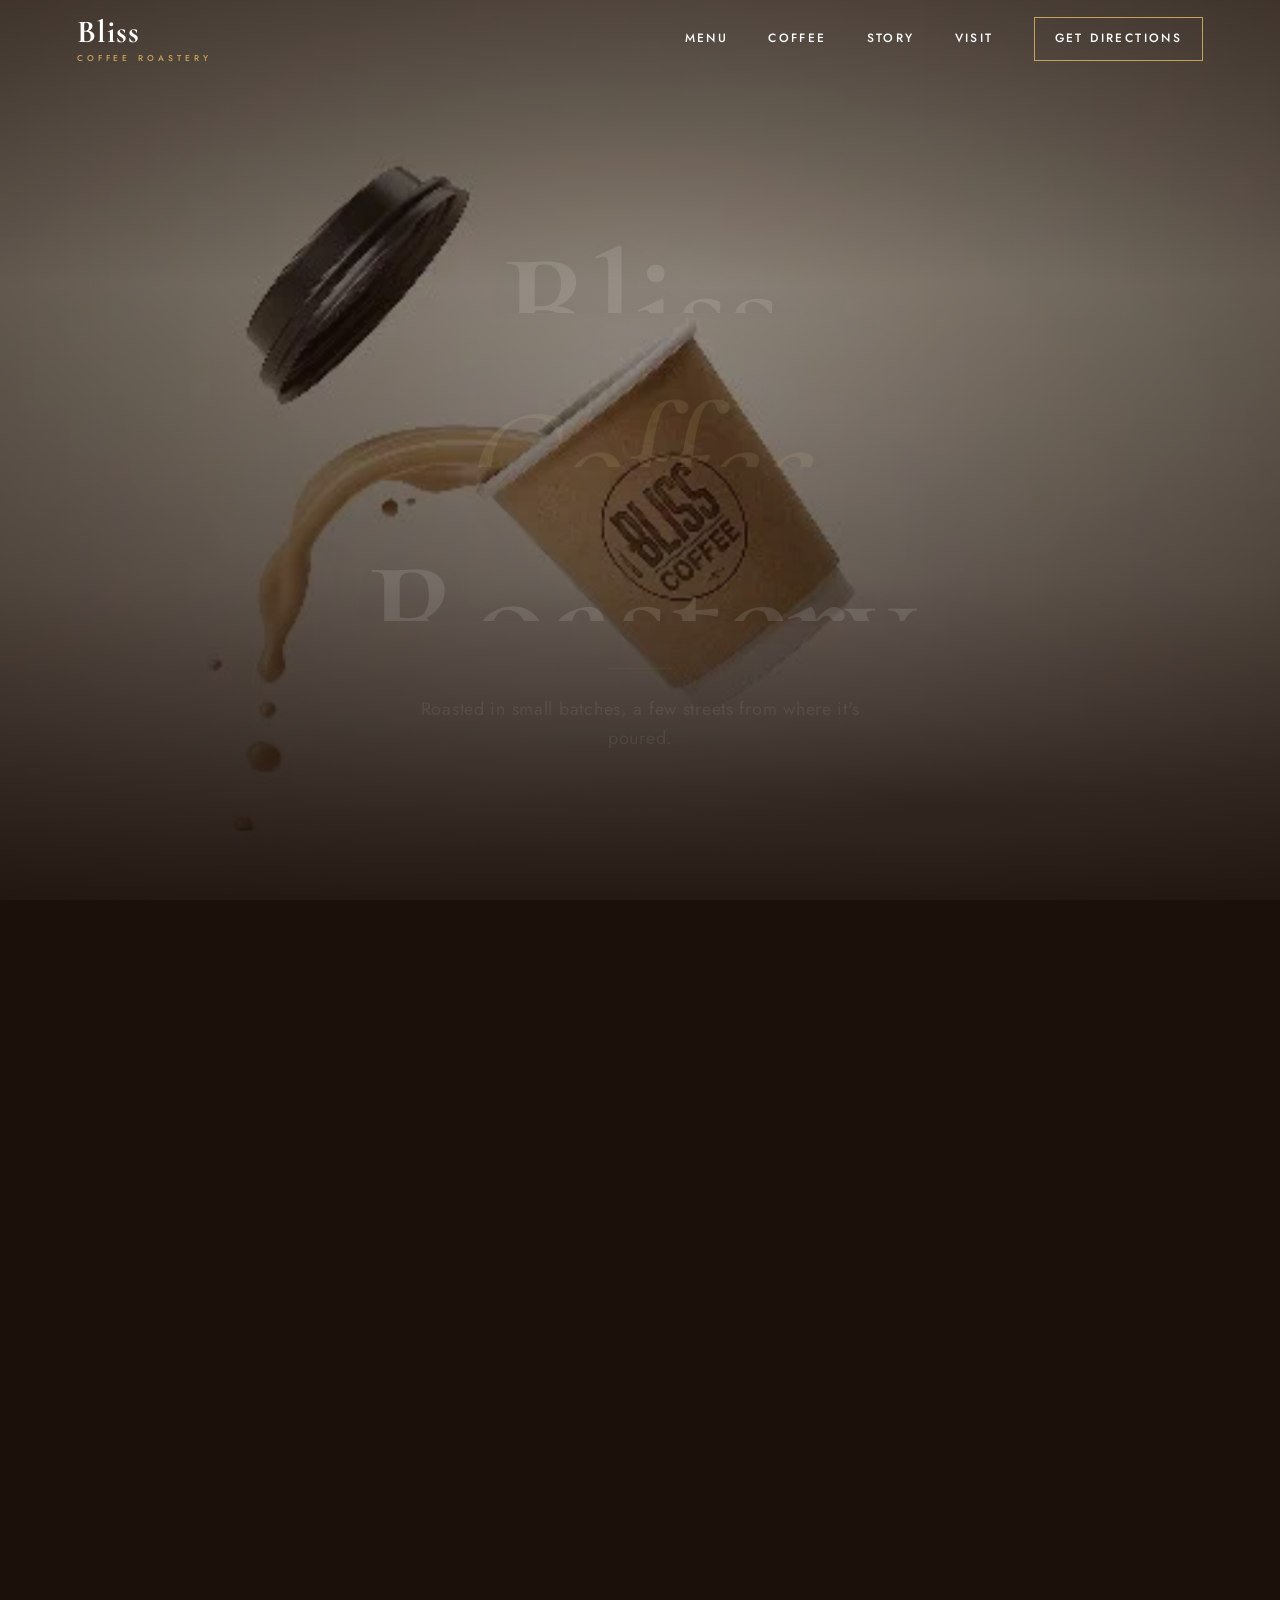
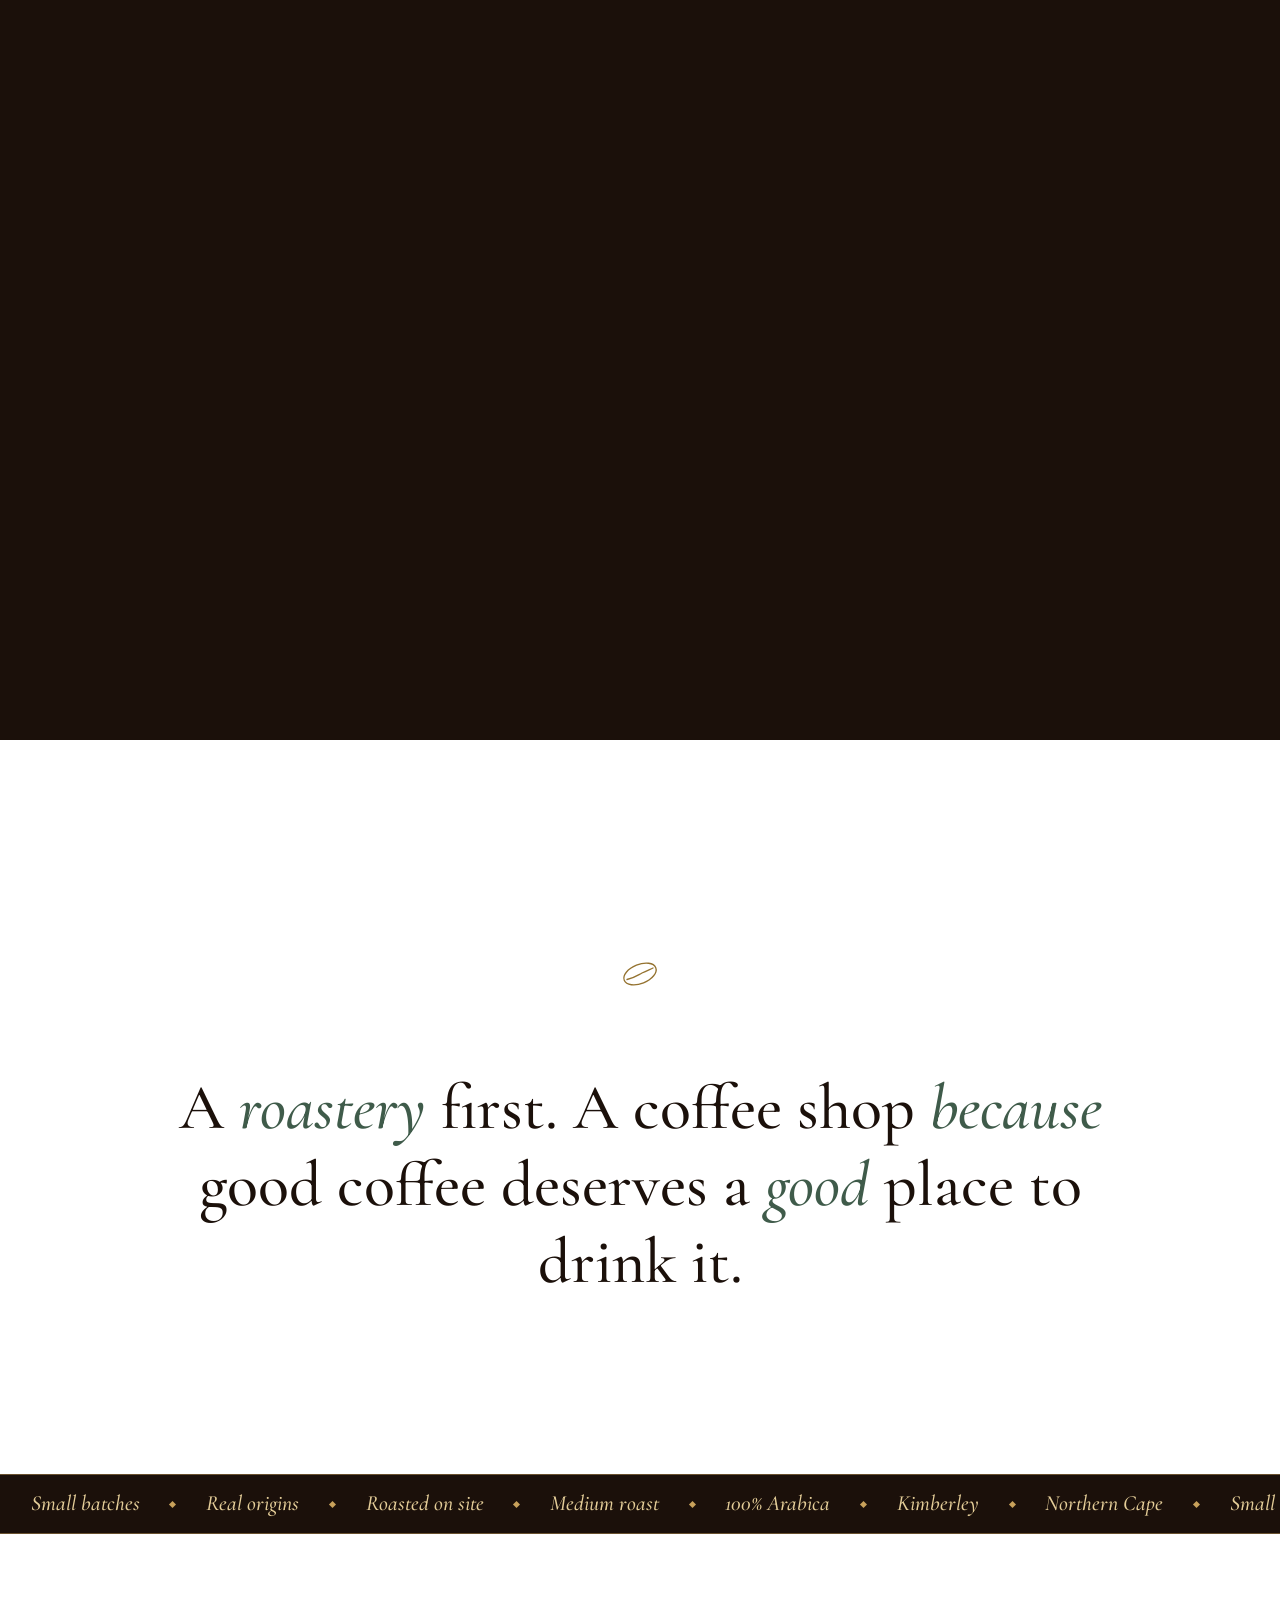
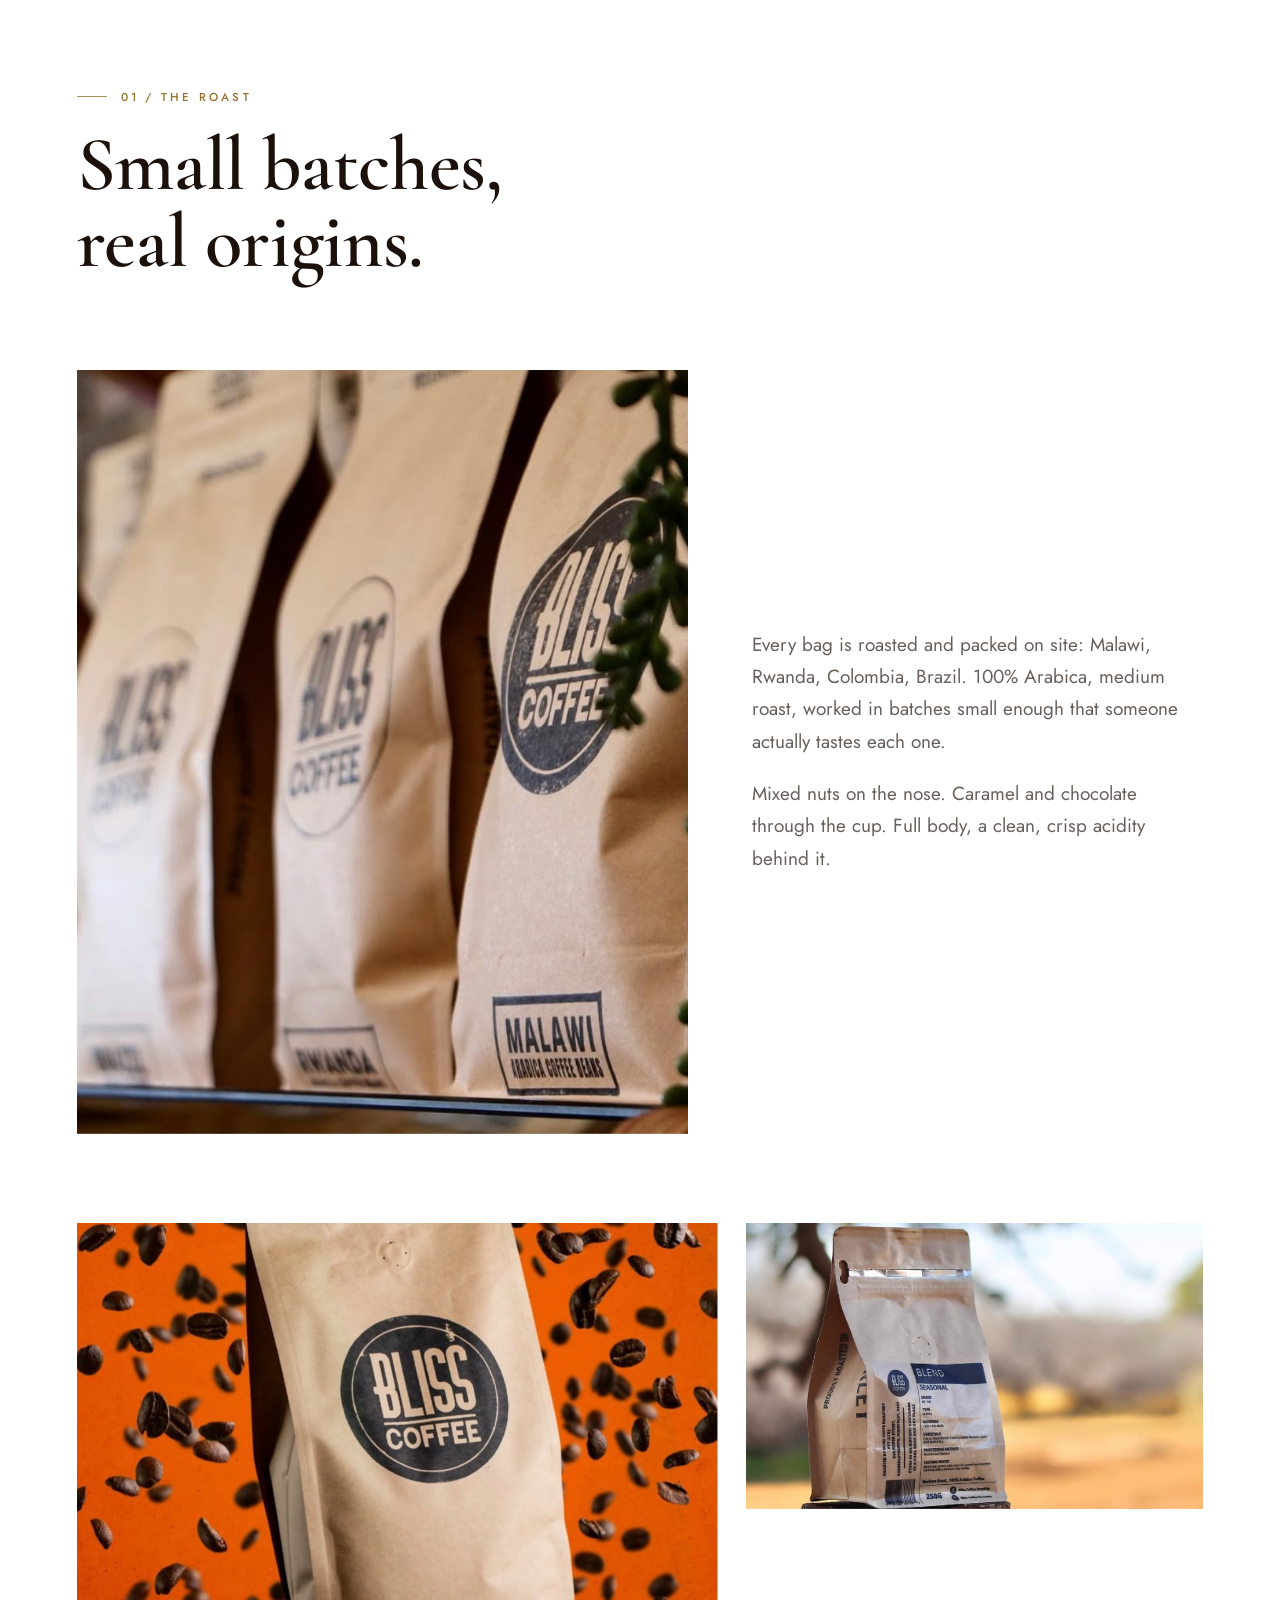
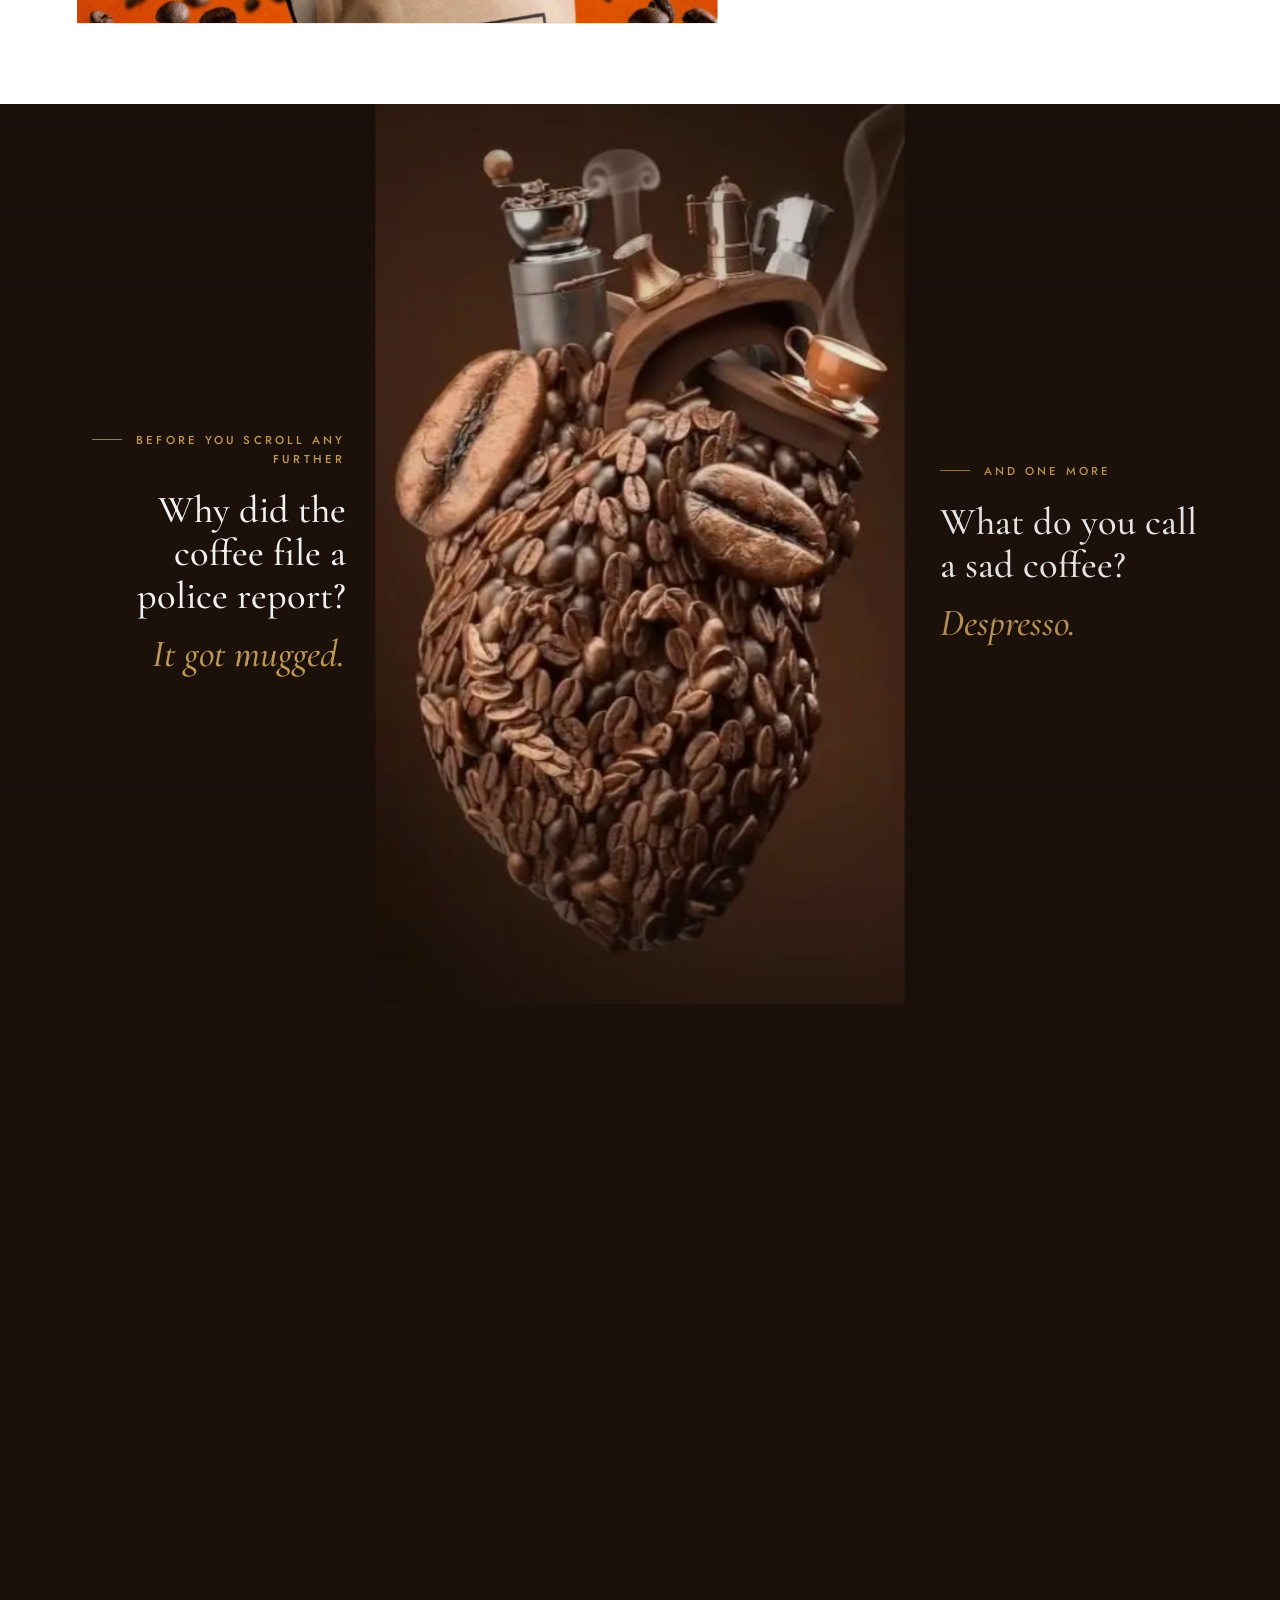
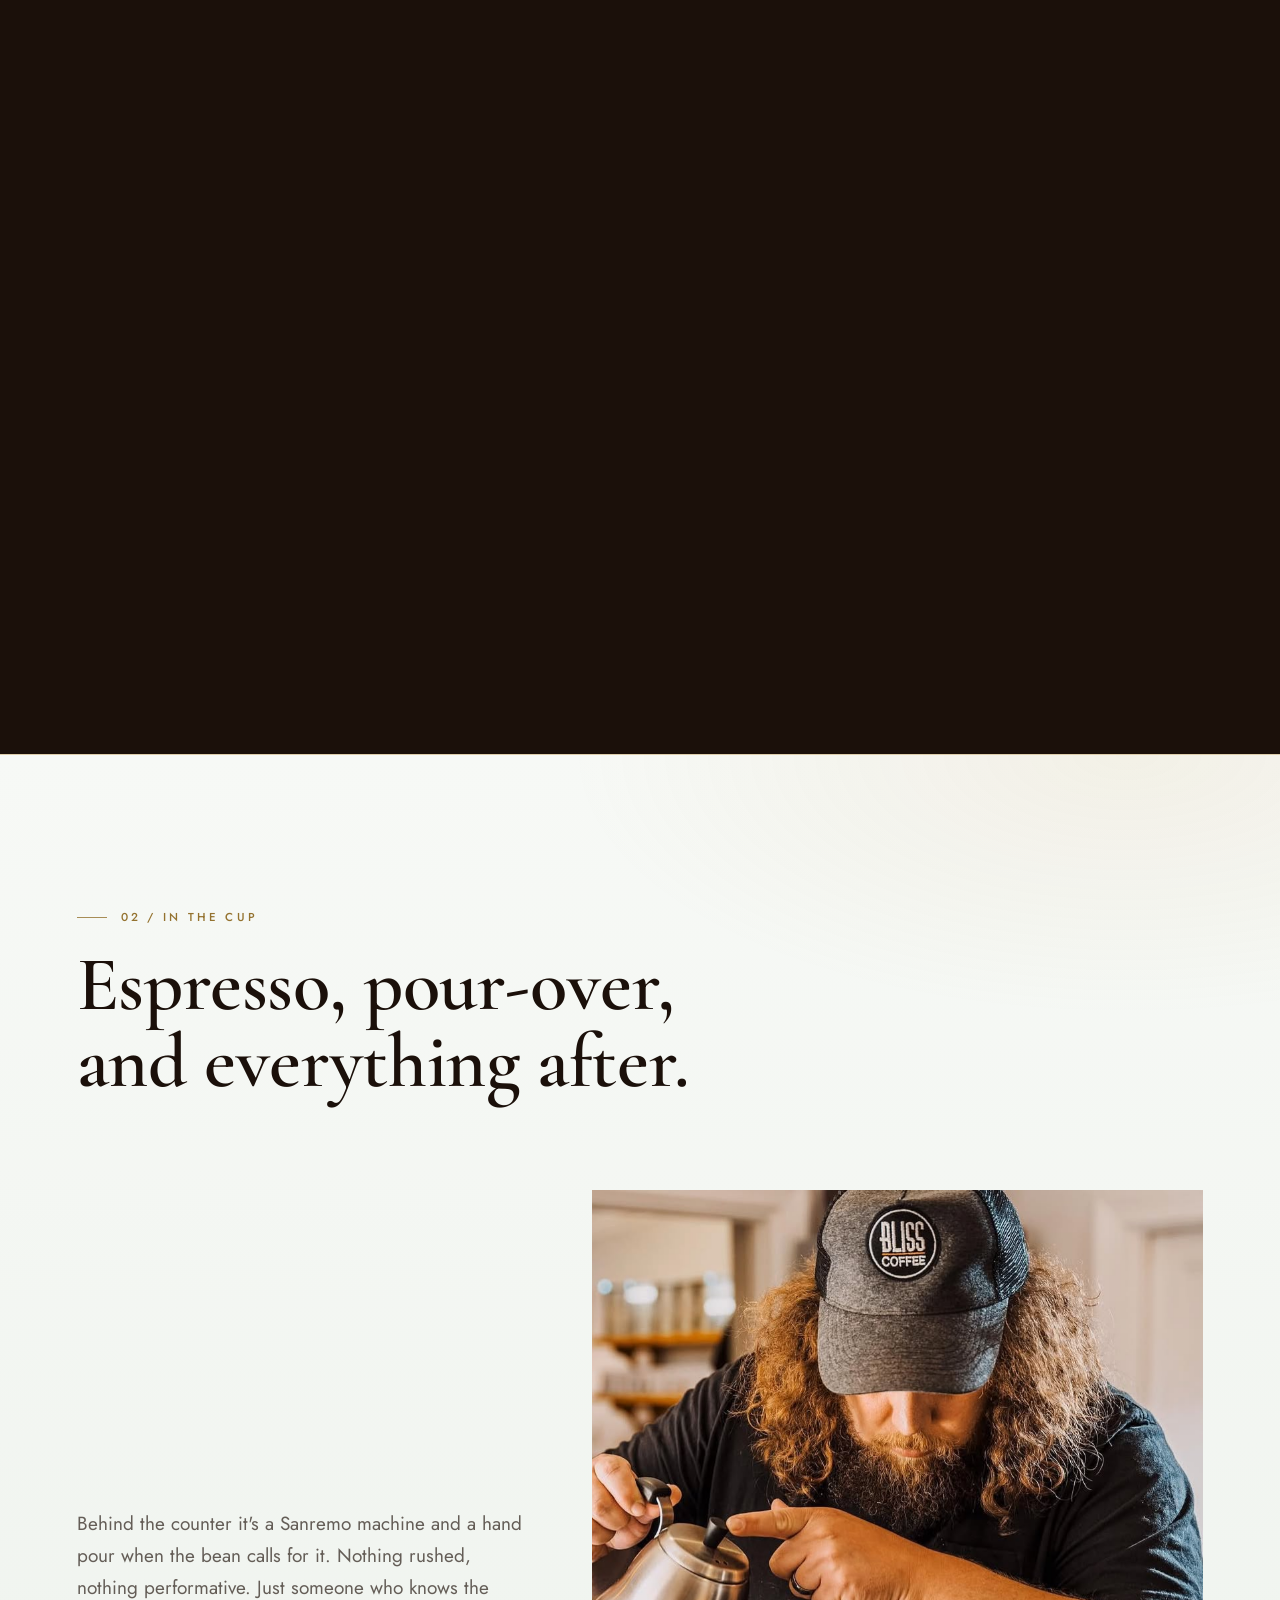
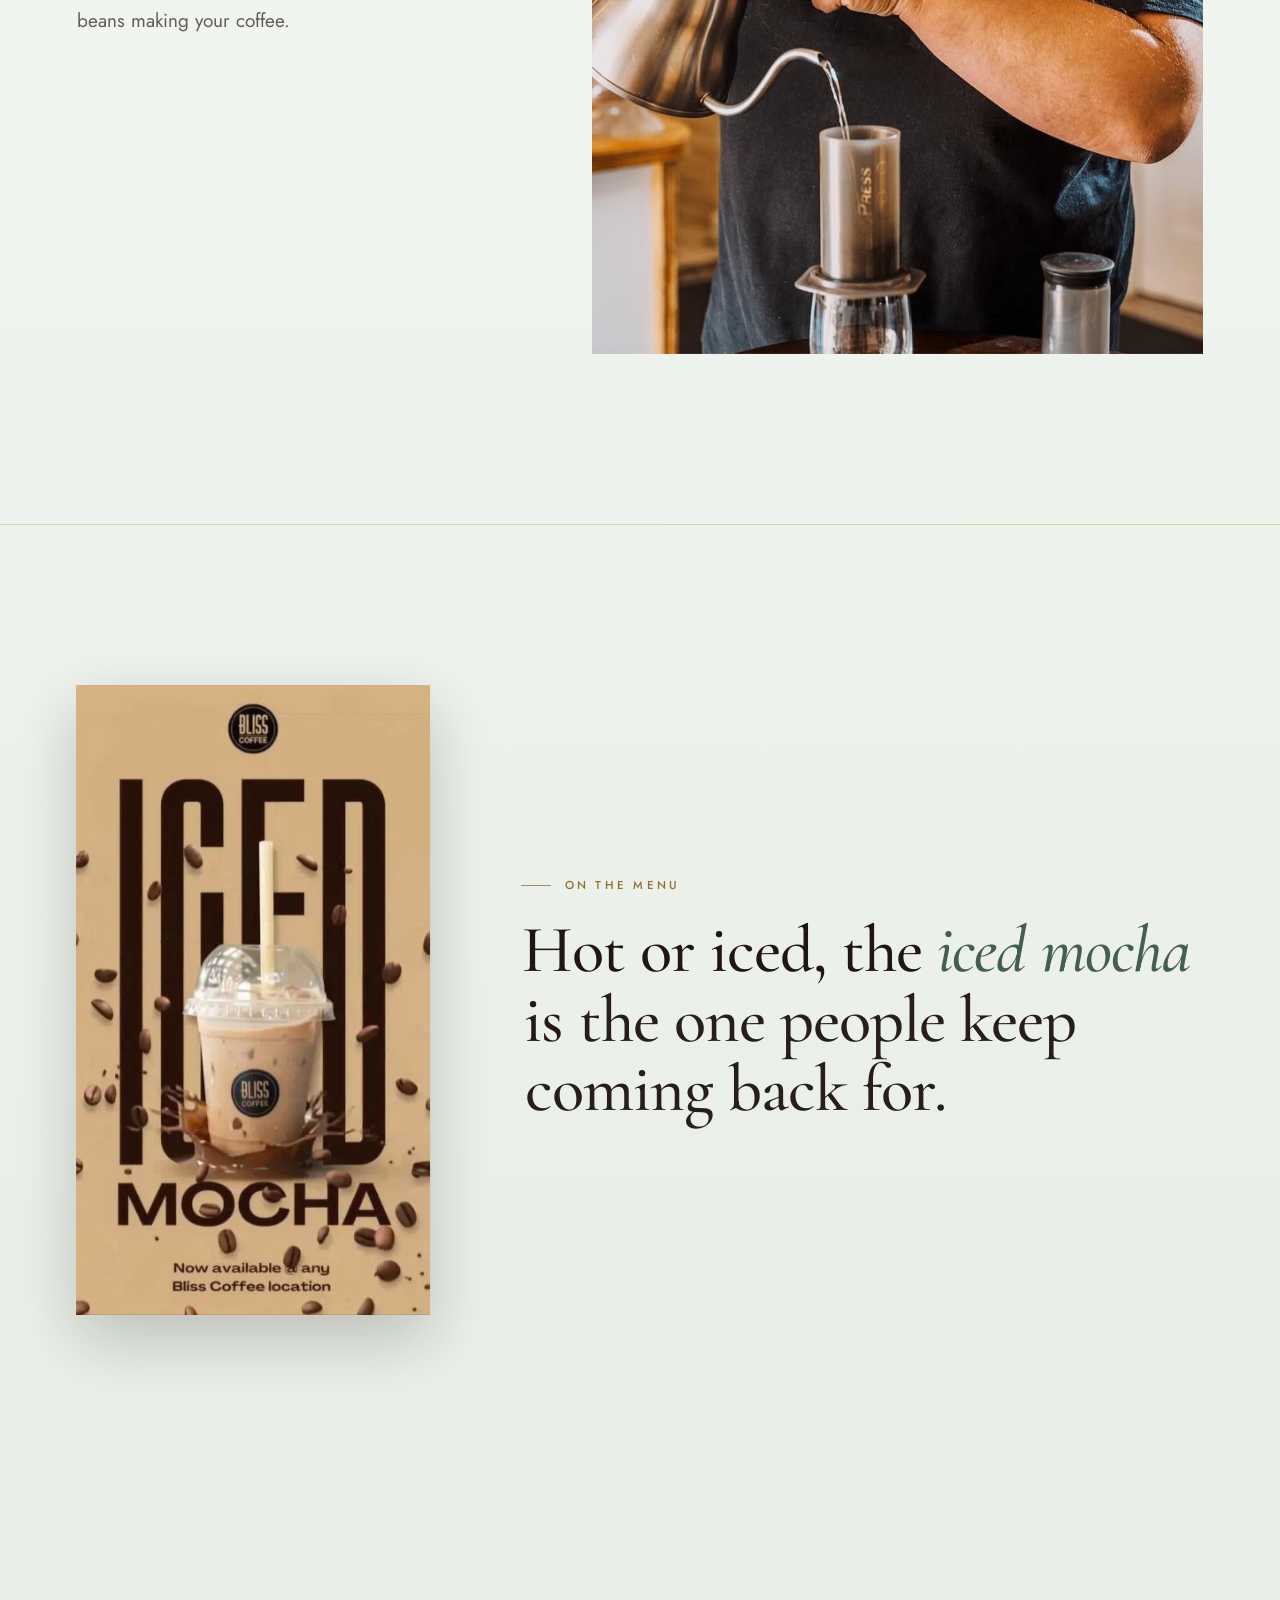
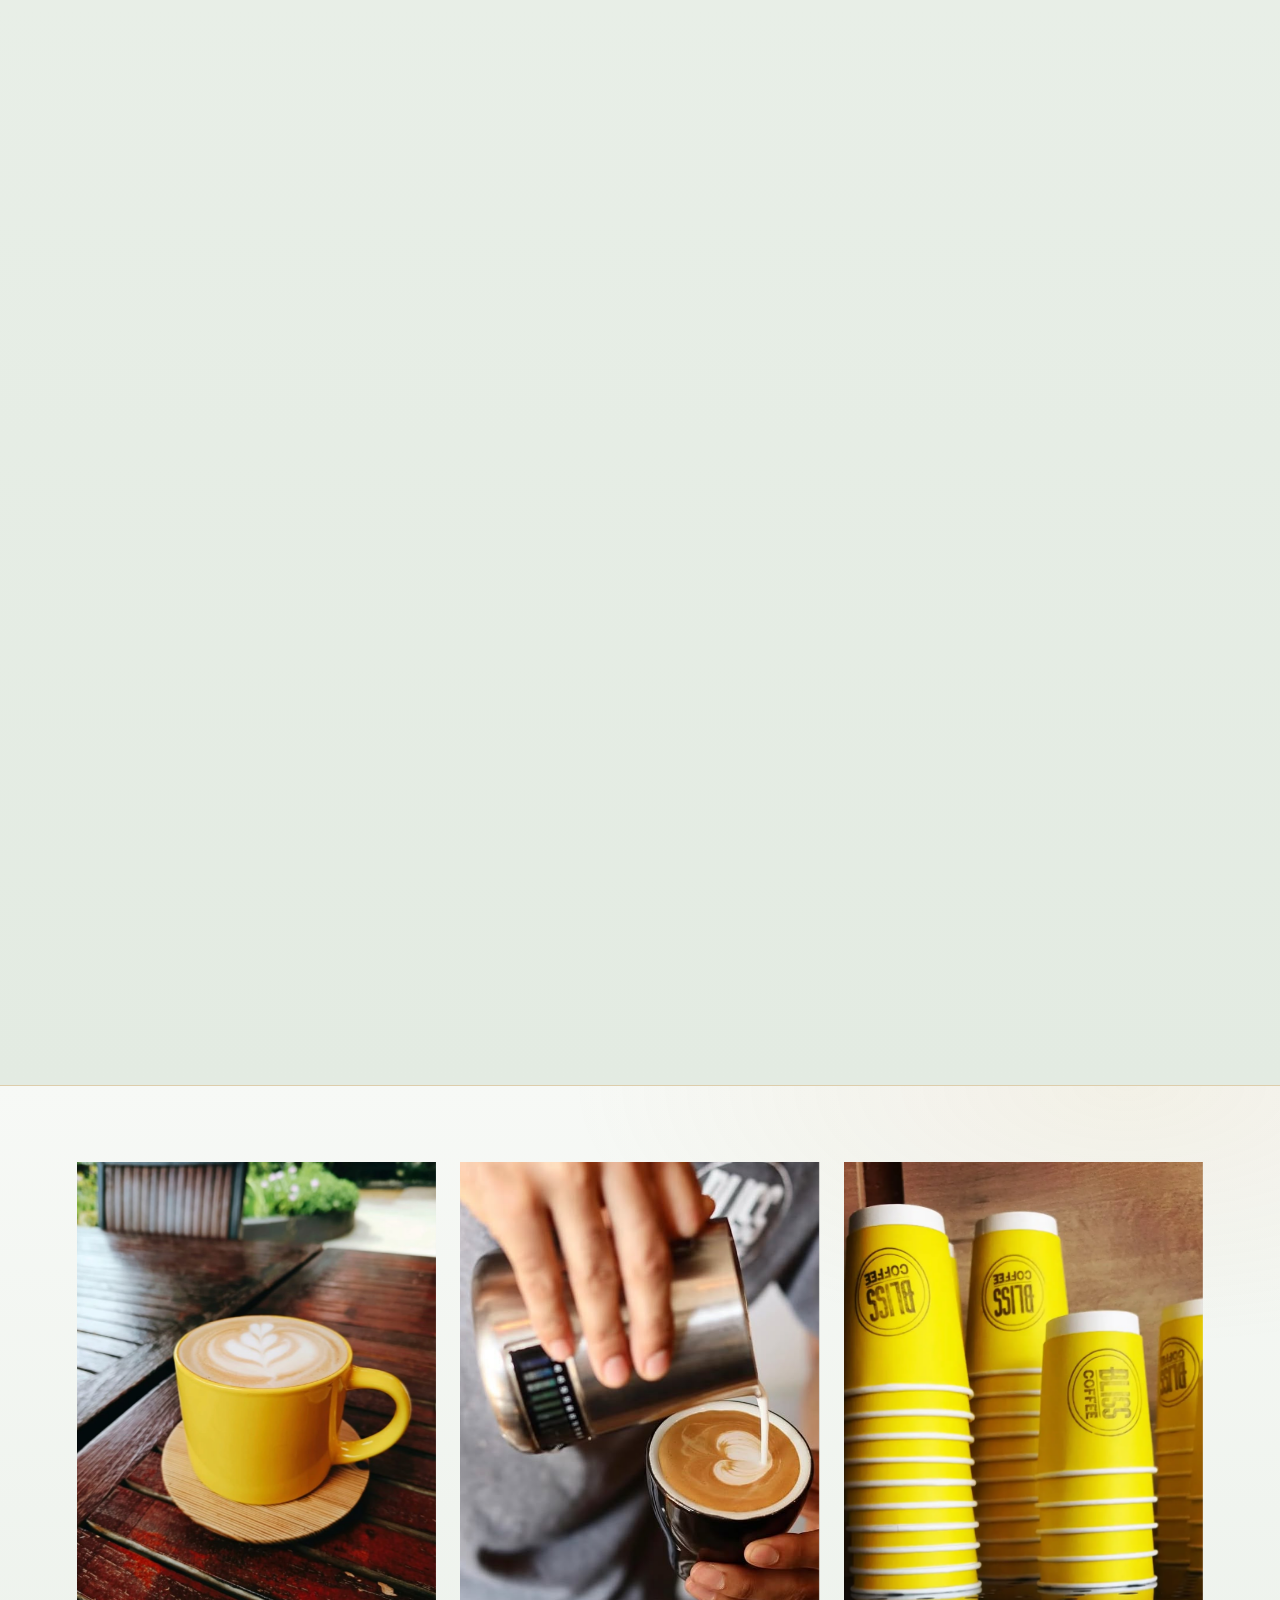
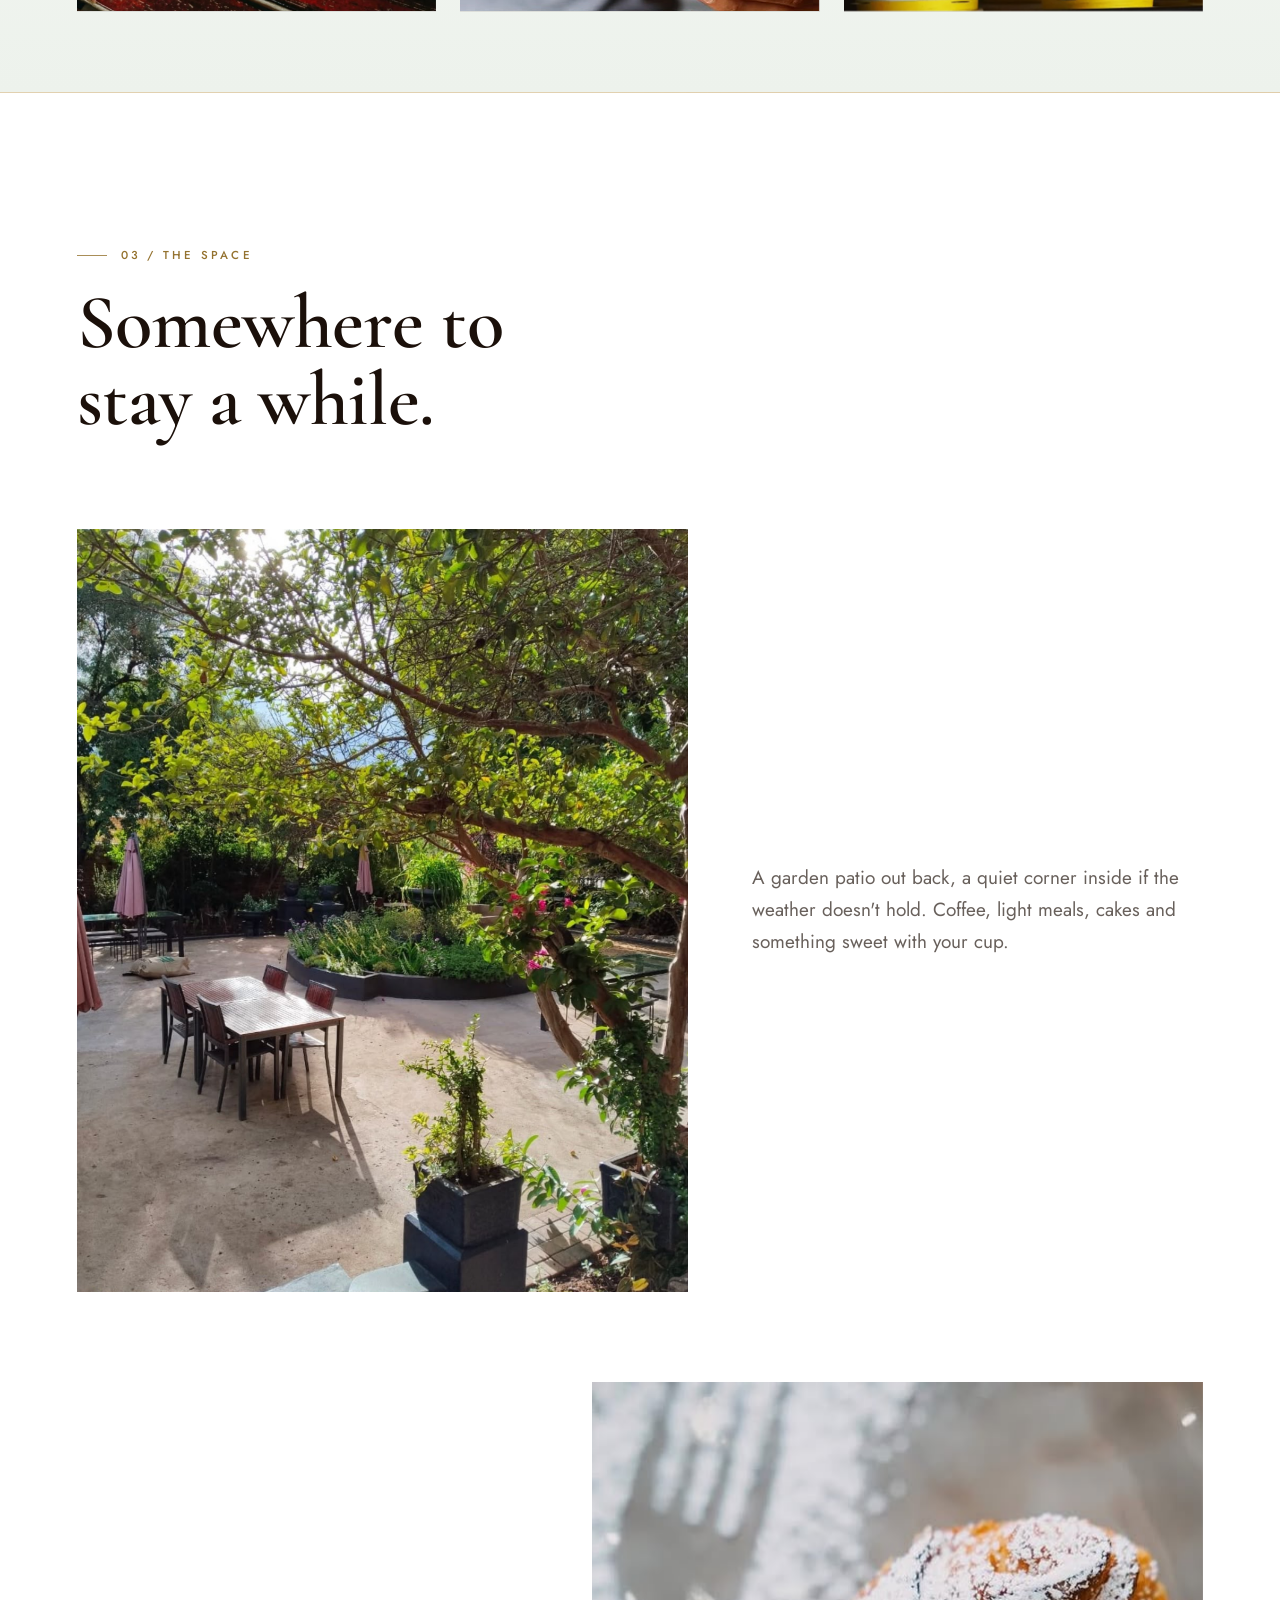
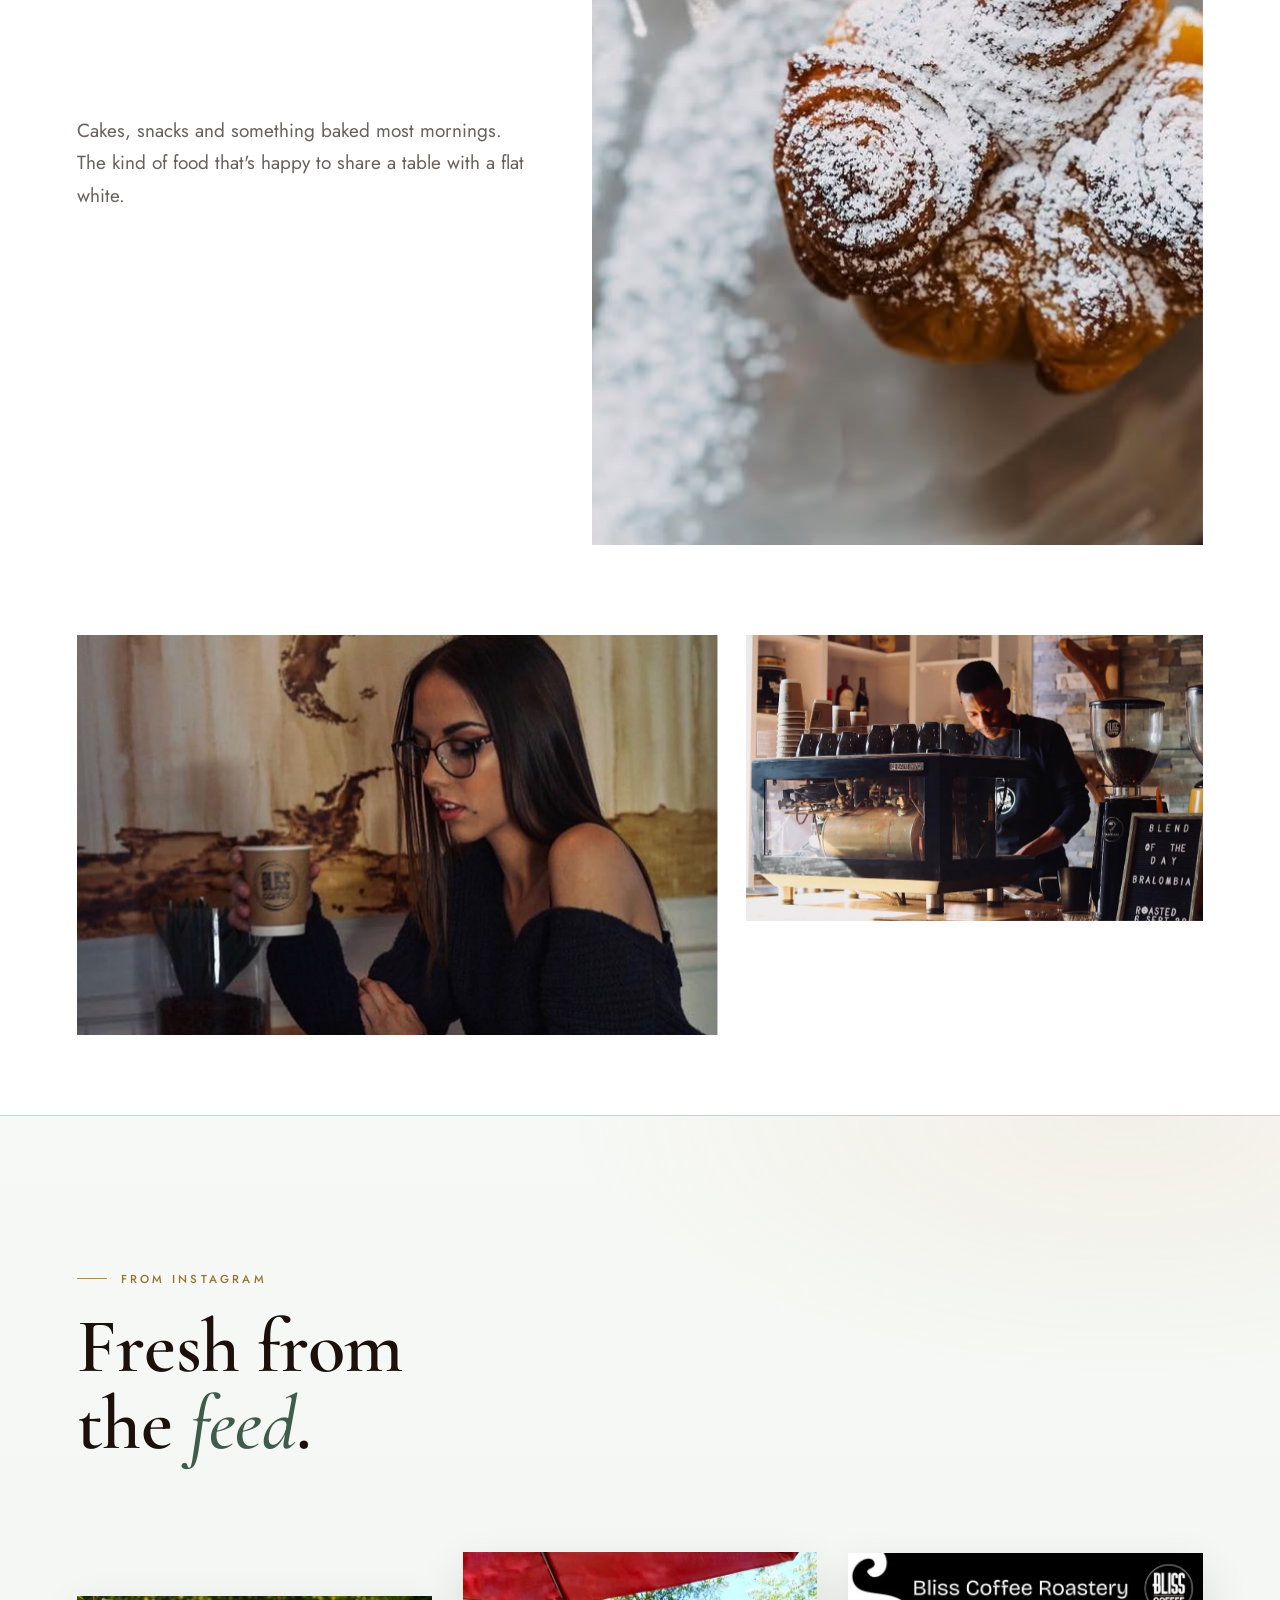
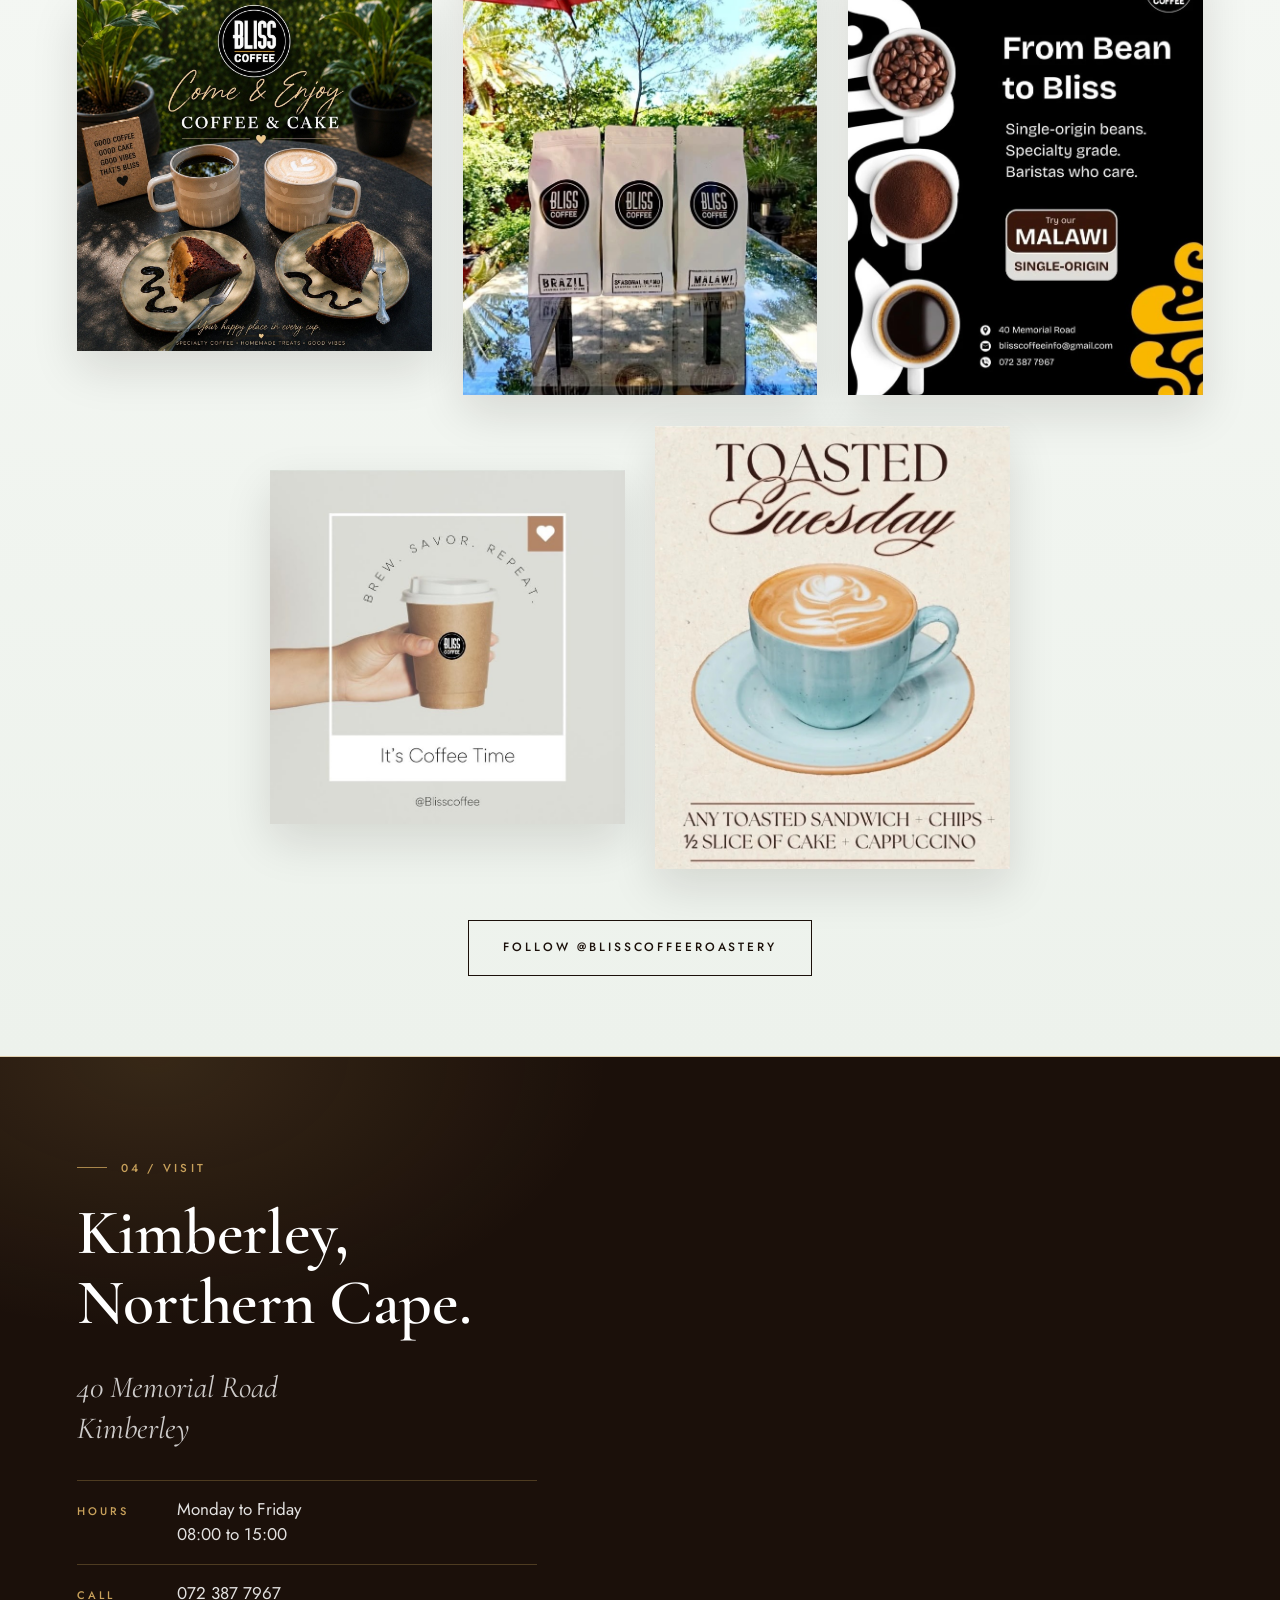
<file: index.html>
<!DOCTYPE html>
<html lang="en">
<head>
<meta charset="UTF-8">
<meta name="viewport" content="width=device-width, initial-scale=1.0">
<meta name="theme-color" content="#1B100A">
<link rel="icon" href="data:image/svg+xml,%3Csvg xmlns=%27http://www.w3.org/2000/svg%27 viewBox=%270 0 64 64%27%3E%3Crect width=%2764%27 height=%2764%27 rx=%2714%27 fill=%27%231B100A%27/%3E%3Cellipse cx=%2732%27 cy=%2732%27 rx=%2717%27 ry=%2711%27 transform=%27rotate(-40 32 32)%27 fill=%27%23C8A15B%27/%3E%3Cpath d=%27M21 41c6-3 9-8 13-11s7-6 9-8%27 stroke=%27%231B100A%27 stroke-width=%273%27 fill=%27none%27 stroke-linecap=%27round%27/%3E%3C/svg%3E">
<title>Bliss Coffee Roastery, Kimberley</title>
<meta name="description" content="Bliss Coffee Roastery. Small-batch coffee, roasted and served in Kimberley, Northern Cape.">
<link rel="preconnect" href="https://fonts.googleapis.com">
<link rel="preconnect" href="https://fonts.gstatic.com" crossorigin>
<link href="https://fonts.googleapis.com/css2?family=Cormorant+Garamond:ital,wght@0,400;0,500;0,600;0,700;1,400;1,500;1,600&family=Jost:wght@300;400;500;600&display=swap" rel="stylesheet">
<link rel="stylesheet" href="css/style.css?v=20261042">
<link rel="stylesheet" href="css/theme.css?v=20261042">
<script type="application/ld+json">
{
  "@context": "https://schema.org",
  "@type": "CafeOrCoffeeShop",
  "name": "Bliss Coffee Roastery",
  "telephone": "+27723877967",
  "email": "blisscoffeeinfo@gmail.com",
  "address": {
    "@type": "PostalAddress",
    "streetAddress": "40 Memorial Road",
    "addressLocality": "Kimberley",
    "addressRegion": "Northern Cape",
    "addressCountry": "ZA"
  },
  "openingHoursSpecification": [{
    "@type": "OpeningHoursSpecification",
    "dayOfWeek": ["Monday", "Tuesday", "Wednesday", "Thursday", "Friday"],
    "opens": "08:00",
    "closes": "15:00"
  }],
  "sameAs": ["https://www.instagram.com/blisscoffeeroastery/"]
}
</script>
</head>
<body>

<div class="grain"></div>

<header class="nav" id="nav">
  <div class="nav__inner">
    <a href="index.html#top" class="nav__mark" aria-label="Bliss Coffee Roastery, home">Bliss<span>Coffee Roastery</span></a>
    <nav class="nav__links">
      <a href="menu.html">Menu</a>
      <a href="coffee.html">Coffee</a>
      <a href="story.html">Story</a>
      <a href="visit.html">Visit</a>
      <a href="visit.html" class="nav__cta">Get Directions</a>
    </nav>
    <button class="nav__toggle" id="navToggle" aria-label="Open menu" aria-expanded="false">
      <span></span><span></span>
    </button>
  </div>
  <nav class="nav__mobile" id="navMobile">
    <a href="menu.html">Menu</a>
    <a href="coffee.html">Coffee</a>
    <a href="story.html">Story</a>
    <a href="visit.html">Visit</a>
    <a href="https://www.instagram.com/blisscoffeeroastery/" target="_blank" rel="noopener">Instagram</a>
  </nav>
</header>

<main id="top">

  <!-- HERO: pinned full-screen: video and words progress with scroll, then releases -->
  <section class="hero" id="hero">
    <div class="hero__sticky">
      <div class="hero__media">
        <video class="hero__video js-lazy-video" muted loop playsinline autoplay preload="auto"
          poster="assets/images/cups-row-macro.jpg"
          src="assets/video/fall-spill.mp4" data-src="assets/video/fall-spill.mp4" data-fallback="assets/video/fall-spill-portrait.webp" data-fallback-wide="assets/video/fall-spill-landscape.webp"></video>
        <div class="hero__scrim"></div>
      </div>
      <div class="hero__content">
        <h1 class="hero__title">
          <span class="reveal-line"><span class="reveal-word">Bliss</span></span>
          <span class="reveal-line"><span class="reveal-word">Coffee</span></span>
          <span class="reveal-line"><span class="reveal-word">Roastery</span></span>
        </h1>
        <p class="hero__sub reveal">Roasted in small batches, a few streets from where it's poured.</p>
      </div>
    </div>
  </section>

  <!-- 01: STATEMENT -->
  <section class="statement" id="intro">
    <svg class="ornament" viewBox="0 0 48 28" width="48" height="28" fill="none" stroke="currentColor" stroke-width="1.3" stroke-linecap="round" aria-hidden="true"><ellipse cx="24" cy="14" rx="17" ry="9.5" transform="rotate(-22 24 14)"/><path d="M11 19.5c7-1.5 11-4.5 15-6.5s7-3.2 11-5"/></svg>
    <p class="statement__text">
      <span class="reveal-word">A</span> <span class="reveal-word">roastery</span> <span class="reveal-word">first.</span>
      <span class="reveal-word">A</span> <span class="reveal-word">coffee</span> <span class="reveal-word">shop</span>
      <span class="reveal-word">because</span> <span class="reveal-word">good</span> <span class="reveal-word">coffee</span>
      <span class="reveal-word">deserves</span> <span class="reveal-word">a</span> <span class="reveal-word">good</span>
      <span class="reveal-word">place</span> <span class="reveal-word">to</span> <span class="reveal-word">drink</span> <span class="reveal-word">it.</span>
    </p>
  </section>

  <div class="ticker" aria-hidden="true">
    <div class="ticker__track">
      <div class="ticker__group"><span>Small batches</span><i></i><span>Real origins</span><i></i><span>Roasted on site</span><i></i><span>Medium roast</span><i></i><span>100% Arabica</span><i></i><span>Kimberley</span><i></i><span>Northern Cape</span><i></i></div>
      <div class="ticker__group"><span>Small batches</span><i></i><span>Real origins</span><i></i><span>Roasted on site</span><i></i><span>Medium roast</span><i></i><span>100% Arabica</span><i></i><span>Kimberley</span><i></i><span>Northern Cape</span><i></i></div>
      <div class="ticker__group"><span>Small batches</span><i></i><span>Real origins</span><i></i><span>Roasted on site</span><i></i><span>Medium roast</span><i></i><span>100% Arabica</span><i></i><span>Kimberley</span><i></i><span>Northern Cape</span><i></i></div>
      <div class="ticker__group"><span>Small batches</span><i></i><span>Real origins</span><i></i><span>Roasted on site</span><i></i><span>Medium roast</span><i></i><span>100% Arabica</span><i></i><span>Kimberley</span><i></i><span>Northern Cape</span><i></i></div>
    </div>
  </div>

  <!-- 02: THE ROAST -->
  <section class="section" id="roast">
    <div class="section__head">
      <p class="eyebrow reveal">01 / The Roast</p>
      <h2 class="reveal">Small batches,<br>real origins.</h2>
    </div>

    <div class="split">
      <div class="split__media reveal-scale">
        <img src="assets/images/bags-shelf-row.jpg" alt="Bliss Coffee bags lined up, roasted with beans from Malawi, Rwanda and beyond" loading="lazy">
      </div>
      <div class="split__text">
        <p class="reveal">Every bag is roasted and packed on site: Malawi, Rwanda, Colombia, Brazil. 100% Arabica, medium roast, worked in batches small enough that someone actually tastes each one.</p>
        <p class="reveal">Mixed nuts on the nose. Caramel and chocolate through the cup. Full body, a clean, crisp acidity behind it.</p>
      </div>
    </div>

    <div class="media-row">
      <div class="media-row__item media-row__item--wide reveal-scale">
        <img src="assets/images/bag-colombia.jpg" alt="Bliss Coffee Colombia Arabica beans" loading="lazy">
      </div>
      <div class="media-row__item reveal-scale">
        <img src="assets/images/bag-seasonal-post.jpg" alt="Bliss Coffee seasonal blend bag" loading="lazy">
      </div>
    </div>
  </section>

  <!-- HEART: pinned full-screen. The video holds the middle; a joke slides in from each side as you scroll -->
  <section class="heart" id="heart">
    <div class="heart__sticky">
      <div class="heart__media">
        <video class="heart__video js-lazy-video" muted loop playsinline preload="none"
          poster="assets/images/cups-stack-yellow.jpg"
          src="assets/video/beating-heart.mp4" data-src="assets/video/beating-heart.mp4" data-fallback="assets/video/beating-heart.webp"></video>
        <div class="heart__scrim"></div>
      </div>
      <div class="heart__content">
        <div class="heart__side heart__side--left">
          <p class="eyebrow heart__eyebrow">Before you scroll any further</p>
          <p class="heart__line">Why did the coffee file a police report?</p>
          <p class="heart__line heart__punch">It got mugged.</p>
        </div>
        <div class="heart__side heart__side--right">
          <p class="eyebrow heart__eyebrow">And one more</p>
          <p class="heart__line">What do you call a sad coffee?</p>
          <p class="heart__line heart__punch">Despresso.</p>
        </div>
      </div>
    </div>
  </section>

  <!-- 03: IN THE CUP -->
  <section class="section section--alt" id="cup">
    <div class="section__head">
      <p class="eyebrow reveal">02 / In The Cup</p>
      <h2 class="reveal">Espresso, pour-over,<br>and everything after.</h2>
    </div>

    <div class="split split--reverse">
      <div class="split__media reveal-scale">
        <img src="assets/images/barista-pourover.jpg" alt="Barista pouring an Aeropress by hand at Bliss Coffee" loading="lazy">
      </div>
      <div class="split__text">
        <p class="reveal">Behind the counter it's a Sanremo machine and a hand pour when the bean calls for it. Nothing rushed, nothing performative. Just someone who knows the beans making your coffee.</p>
      </div>
    </div>
  </section>

  <!-- MOCHA: pinned. Video on one side, words on the other; the words slide in sideways as you scroll, then the page releases -->
  <section class="mocha" id="mocha">
    <div class="mocha__sticky">
      <div class="mocha__frame">
        <video class="mocha__video js-lazy-video" muted loop playsinline preload="none"
          poster="assets/images/latte-heart-yellow.jpg"
          src="assets/video/iced-mocha.mp4" data-src="assets/video/iced-mocha.mp4" data-fallback="assets/video/iced-mocha.webp"></video>
      </div>
      <div class="mocha__copy">
        <p class="eyebrow">On The Menu</p>
        <p class="mocha__words"><span class="mocha__word">Hot</span> <span class="mocha__word">or</span> <span class="mocha__word">iced,</span> <span class="mocha__word">the</span> <span class="mocha__word mocha__word--accent">iced</span> <span class="mocha__word mocha__word--accent">mocha</span> <span class="mocha__word">is</span> <span class="mocha__word">the</span> <span class="mocha__word">one</span> <span class="mocha__word">people</span> <span class="mocha__word">keep</span> <span class="mocha__word">coming</span> <span class="mocha__word">back</span> <span class="mocha__word">for.</span></p>
      </div>
    </div>
  </section>

  <section class="section section--alt section--tight-top" id="cup-gallery">
    <div class="gallery">
      <div class="gallery__item reveal-scale"><img src="assets/images/latte-heart-yellow.jpg" alt="Latte with heart-shaped milk art" loading="lazy"></div>
      <div class="gallery__item reveal-scale"><img src="assets/images/pour-latte-art.jpg" alt="Pouring latte art at Bliss Coffee" loading="lazy"></div>
      <div class="gallery__item reveal-scale"><img src="assets/images/cups-stack-yellow.jpg" alt="Stacked Bliss Coffee cups" loading="lazy"></div>
    </div>
  </section>

  <!-- 04: THE SPACE -->
  <section class="section" id="space">
    <div class="section__head">
      <p class="eyebrow reveal">03 / The Space</p>
      <h2 class="reveal">Somewhere to<br>stay a while.</h2>
    </div>

    <div class="split">
      <div class="split__media reveal-scale">
        <img src="assets/images/patio-garden.jpg" alt="Garden patio seating at Bliss Coffee Roastery" loading="lazy">
      </div>
      <div class="split__text">
        <p class="reveal">A garden patio out back, a quiet corner inside if the weather doesn't hold. Coffee, light meals, cakes and something sweet with your cup.</p>
      </div>
    </div>

    <div class="split split--reverse">
      <div class="split__media reveal-scale">
        <img src="assets/images/pastry-plate.jpg" alt="Pastry served at Bliss Coffee Roastery" loading="lazy">
      </div>
      <div class="split__text">
        <p class="reveal">Cakes, snacks and something baked most mornings. The kind of food that's happy to share a table with a flat white.</p>
      </div>
    </div>

    <div class="media-row">
      <div class="media-row__item reveal-scale">
        <img src="assets/images/reading-corner.jpg" alt="A quiet corner inside Bliss Coffee Roastery" loading="lazy">
      </div>
      <div class="media-row__item media-row__item--wide reveal-scale">
        <img src="assets/images/barista-machine.jpg" alt="Behind the counter at Bliss Coffee Roastery" loading="lazy">
      </div>
    </div>
  </section>

  <!-- FEED: full Instagram posts, shown uncropped -->
  <section class="section section--alt" id="feed">
    <div class="section__head">
      <p class="eyebrow reveal">From Instagram</p>
      <h2 class="reveal">Fresh from<br>the <em>feed</em>.</h2>
    </div>
    <div class="feed">
      <figure class="feed__item reveal-scale">
        <img src="assets/images/ig-coffee-cake.jpg" alt="Instagram post: Come and enjoy coffee and cake, two mugs and two slices of chocolate cake on a shaded table" width="1254" height="1254" loading="lazy">
      </figure>
      <figure class="feed__item reveal-scale">
        <img src="assets/images/ig-bags.jpg" alt="Instagram post: three Bliss Coffee bags, Brazil, Seasonal Blend and Malawi, on a glass table in the garden" width="739" height="923" loading="lazy">
      </figure>
      <figure class="feed__item reveal-scale">
        <img src="assets/images/ig-bean-to-bliss.jpg" alt="Instagram post: From Bean to Bliss, single-origin Malawi beans, ground coffee and an espresso seen from above" width="739" height="920" loading="lazy">
      </figure>
      <figure class="feed__item reveal-scale">
        <img src="assets/images/ig-coffee-time.jpg" alt="Instagram post: a hand holding a Bliss Coffee takeaway cup, Brew. Savor. Repeat. It's coffee time" width="739" height="737" loading="lazy">
      </figure>
      <figure class="feed__item reveal-scale">
        <img src="assets/images/ig-toasted-tuesday.jpg" alt="Instagram post: Toasted Tuesday, a latte in a pale blue cup with any toasted sandwich, chips, half a slice of cake and a cappuccino" width="739" height="921" loading="lazy">
      </figure>
    </div>
    <div class="feed__cta reveal">
      <a class="btn btn--outline" href="https://www.instagram.com/blisscoffeeroastery/" target="_blank" rel="noopener">Follow @blisscoffeeroastery</a>
    </div>
  </section>

  <!-- 05: VISIT -->
  <section class="visit" id="visit">
    <div class="visit__inner">
      <p class="eyebrow reveal">04 / Visit</p>
      <h2 class="reveal">Kimberley,<br>Northern Cape.</h2>
      <p class="visit__address reveal">40 Memorial Road<br>Kimberley</p>
      <dl class="visit__details reveal">
        <div><dt>Hours</dt><dd>Monday to Friday<br>08:00 to 15:00</dd></div>
        <div><dt>Call</dt><dd><a href="tel:+27723877967">072 387 7967</a></dd></div>
        <div><dt>Email</dt><dd><a href="mailto:blisscoffeeinfo@gmail.com">blisscoffeeinfo@gmail.com</a></dd></div>
      </dl>
      <div class="visit__actions reveal">
        <a class="btn" href="https://www.google.com/maps/search/?api=1&query=40+Memorial+Road+Kimberley+Northern+Cape+South+Africa" target="_blank" rel="noopener">Get Directions</a>
        <a class="btn btn--ghost" href="tel:+27723877967">Call Us</a>
        <a class="btn btn--ghost" href="https://www.instagram.com/blisscoffeeroastery/" target="_blank" rel="noopener">Follow on Instagram</a>
        <button class="btn btn--ghost" type="button" data-copy="40 Memorial Road, Kimberley">Copy Address</button>
      </div>
    </div>
    <div class="visit__map reveal-scale">
      <iframe
        src="https://www.google.com/maps?q=40+Memorial+Road+Kimberley+Northern+Cape+South+Africa&output=embed"
        loading="lazy"
        referrerpolicy="no-referrer-when-downgrade"
        title="Map to Bliss Coffee Roastery"></iframe>
    </div>
  </section>

</main>

<footer class="footer">
  <div class="footer__inner">
    <div class="footer__top">
      <div class="footer__brand">
        <a href="index.html#top" class="footer__mark" aria-label="Bliss Coffee Roastery, home">Bliss<span>Coffee Roastery</span></a>
        <p>Roasted in small batches, a few streets from where it's poured.</p>
      </div>
      <nav class="footer__col" aria-label="Explore">
        <h4>Explore</h4>
        <a href="menu.html">Menu</a>
        <a href="coffee.html">Coffee</a>
        <a href="story.html">Story</a>
        <a href="visit.html">Visit</a>
      </nav>
      <div class="footer__col">
        <h4>Visit</h4>
        <p>40 Memorial Road<br>Kimberley</p>
        <p>Monday to Friday<br>08:00 to 15:00</p>
        <a href="https://www.google.com/maps/search/?api=1&query=40+Memorial+Road+Kimberley+Northern+Cape+South+Africa" target="_blank" rel="noopener">Get directions</a>
      </div>
      <div class="footer__col">
        <h4>Contact</h4>
        <a href="tel:+27723877967">072 387 7967</a>
        <a href="mailto:blisscoffeeinfo@gmail.com">blisscoffeeinfo@gmail.com</a>
        <a href="https://www.instagram.com/blisscoffeeroastery/" target="_blank" rel="noopener">Instagram</a>
      </div>
    </div>
    <div class="footer__bottom">
      <p>&copy; 2026 Bliss Coffee Roastery, Kimberley</p>
    </div>
  </div>
</footer>

<script src="js/main.js?v=20261042"></script>
<script src="js/extras.js?v=20261042"></script>
</body>
</html>
</file>
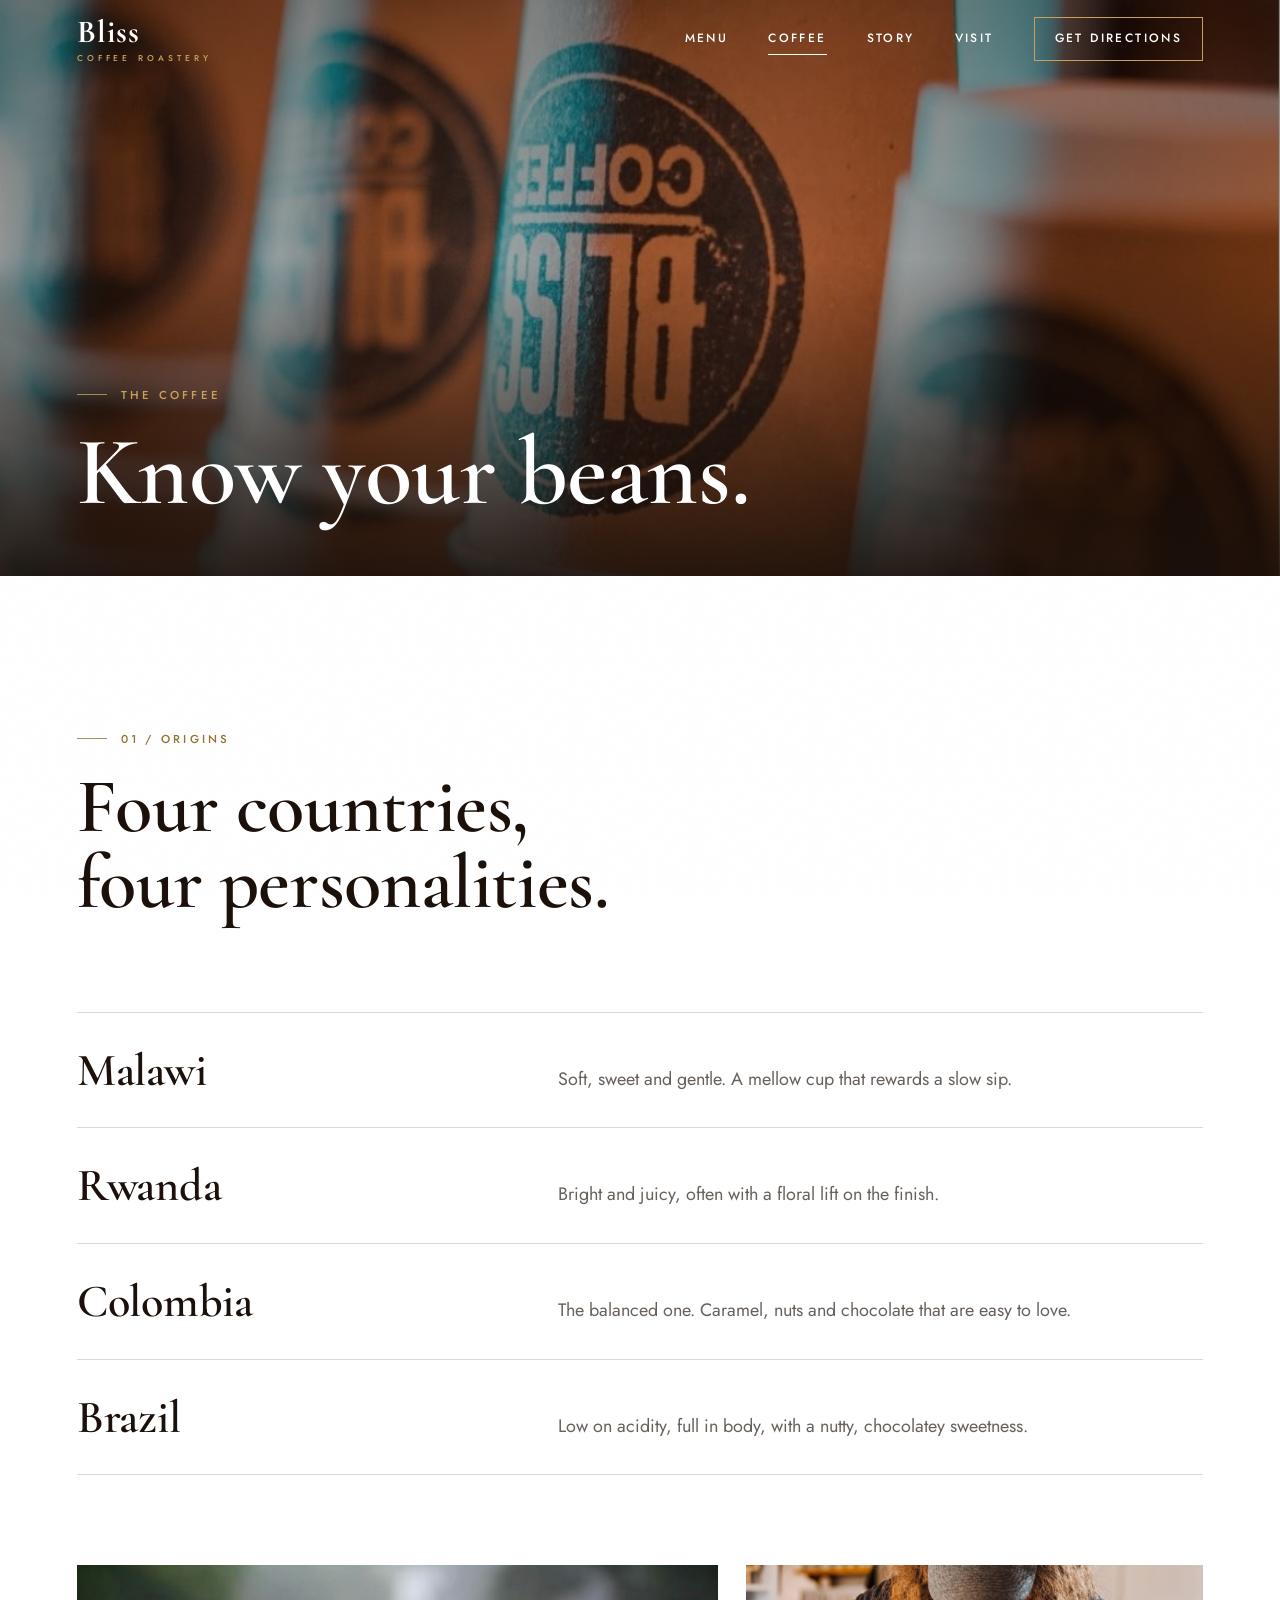
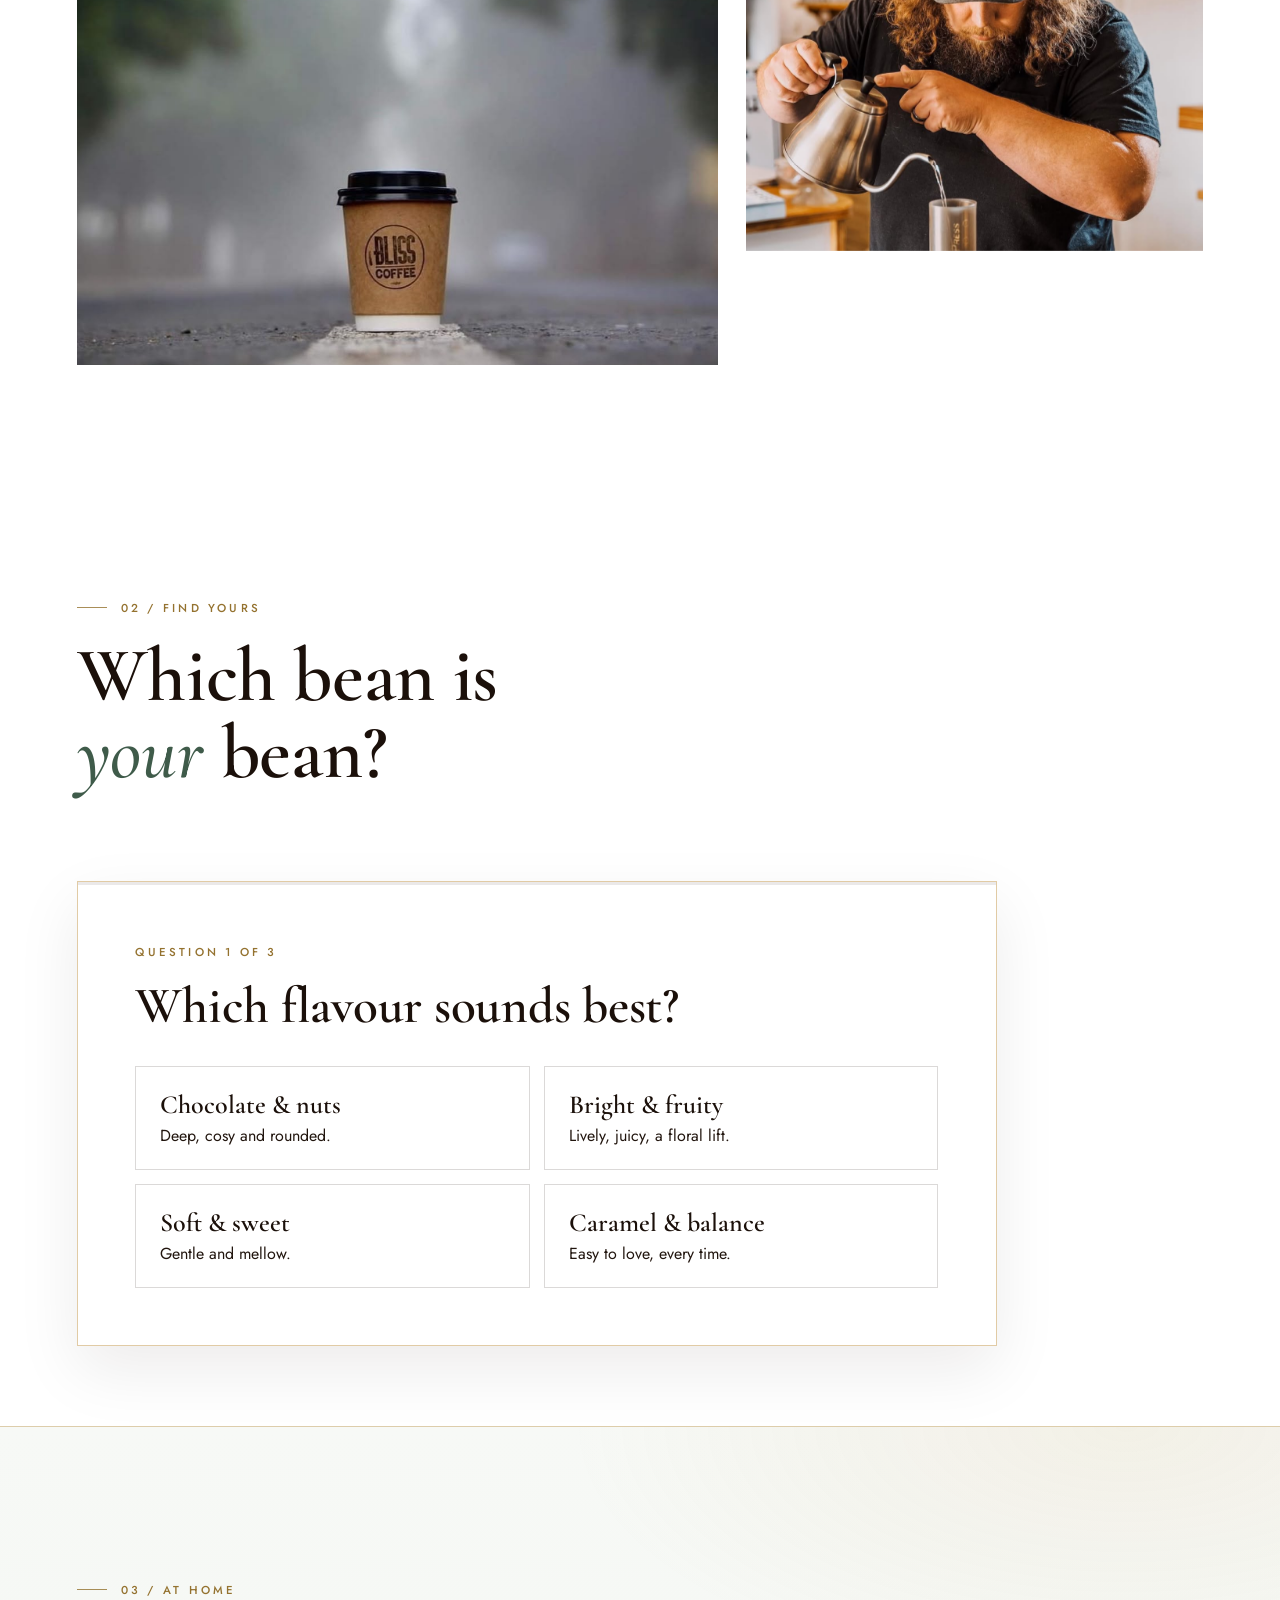
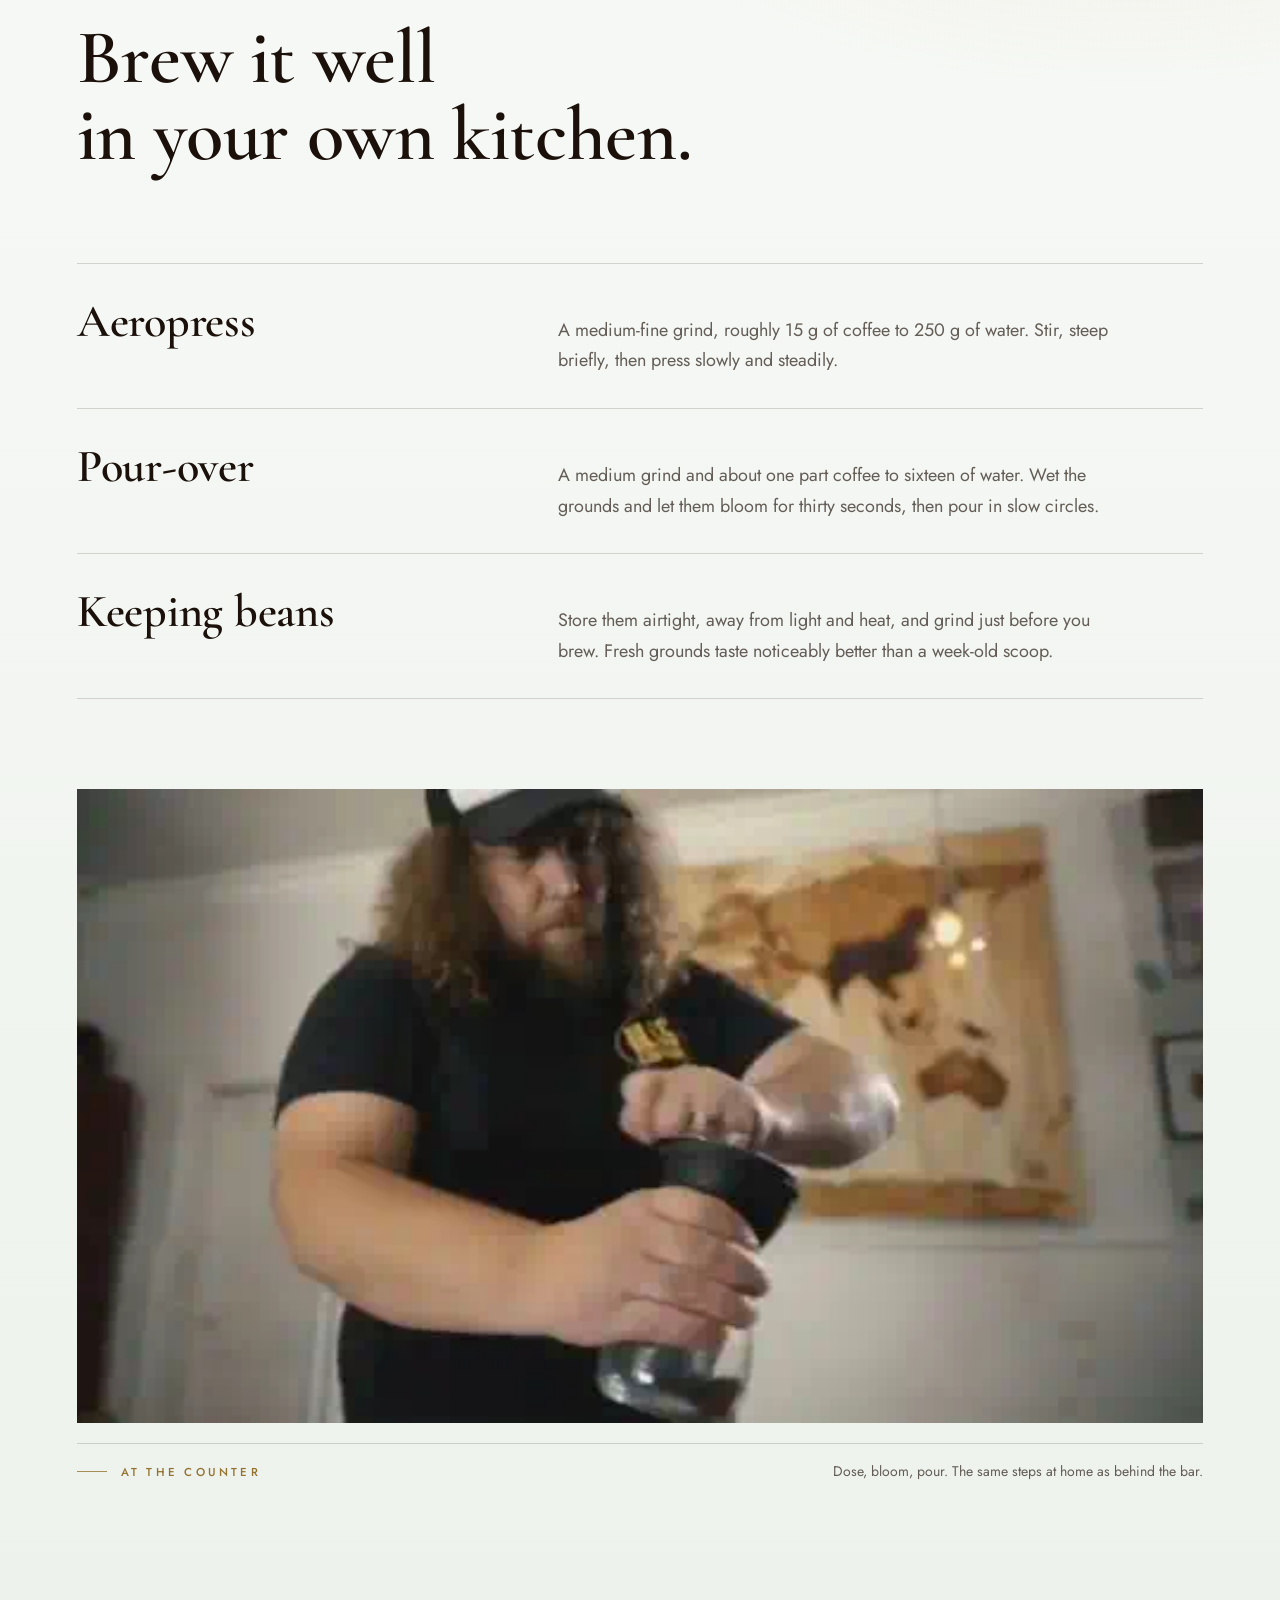
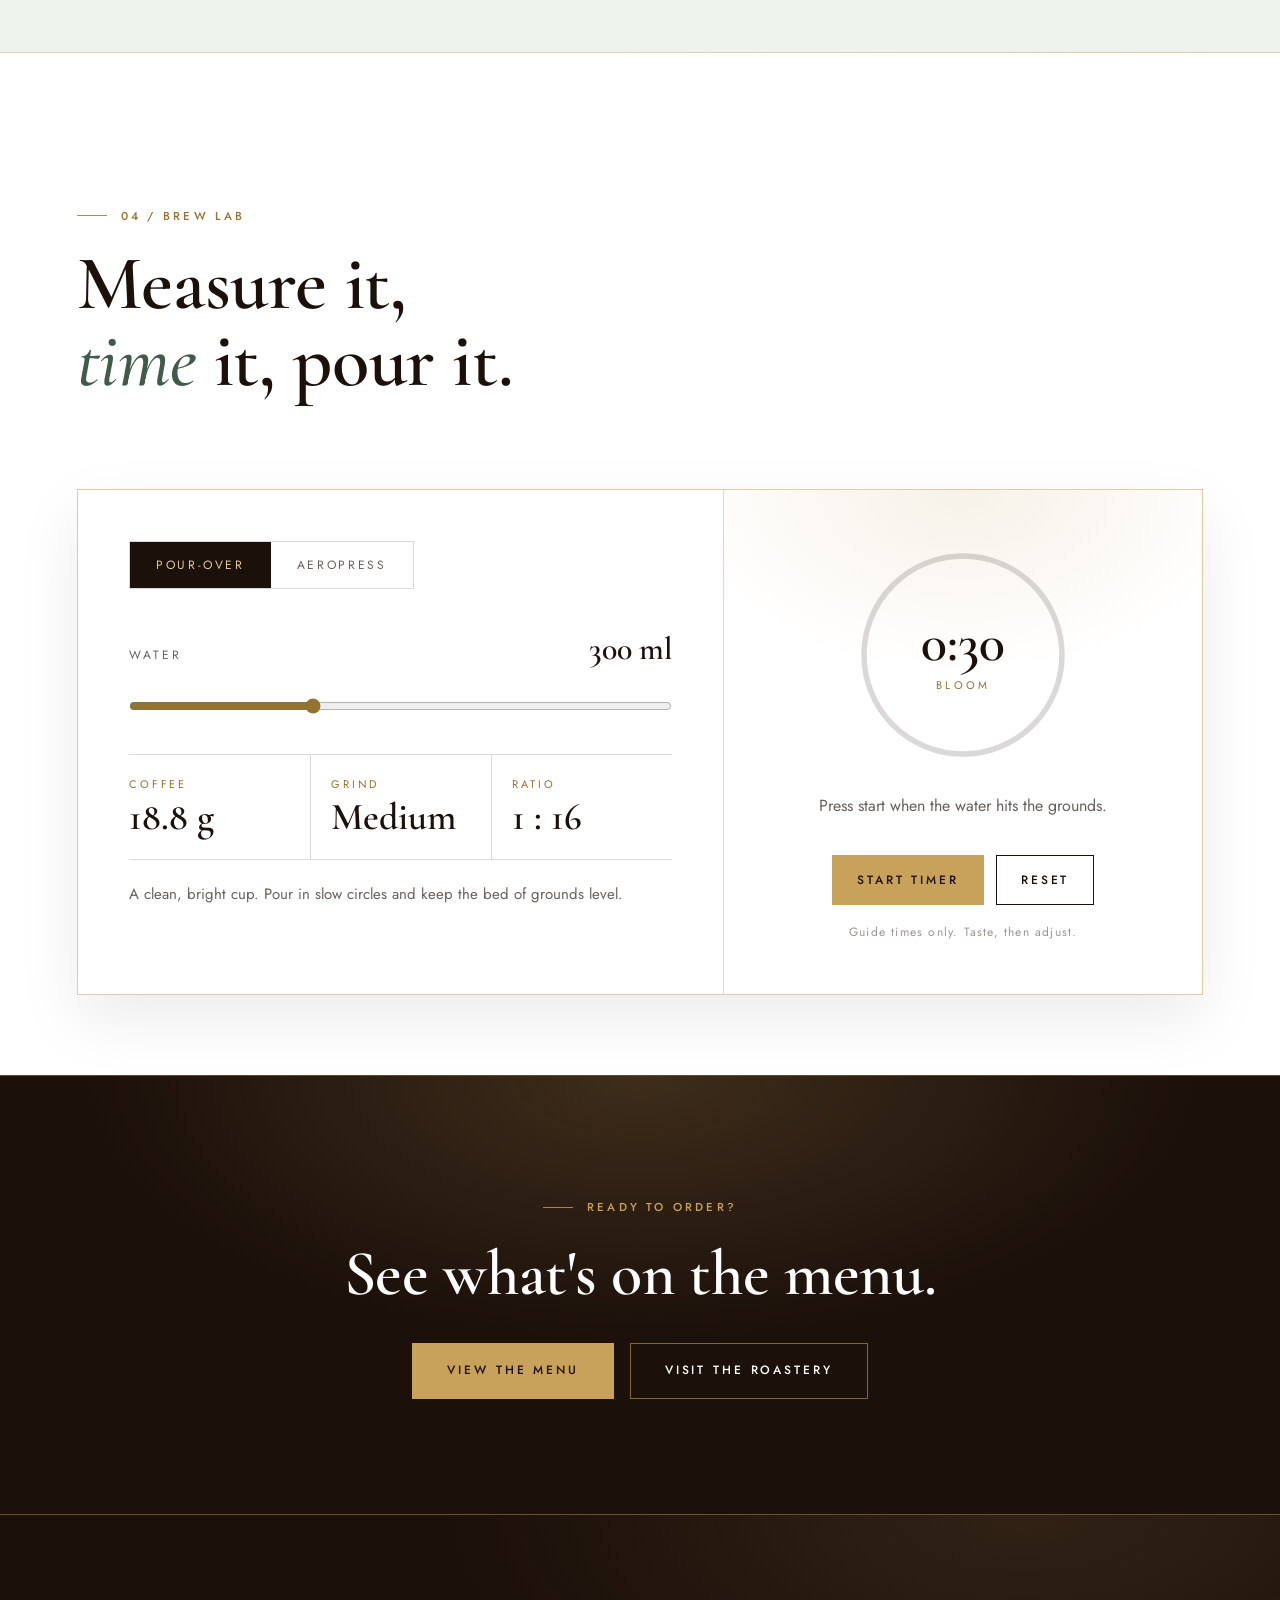
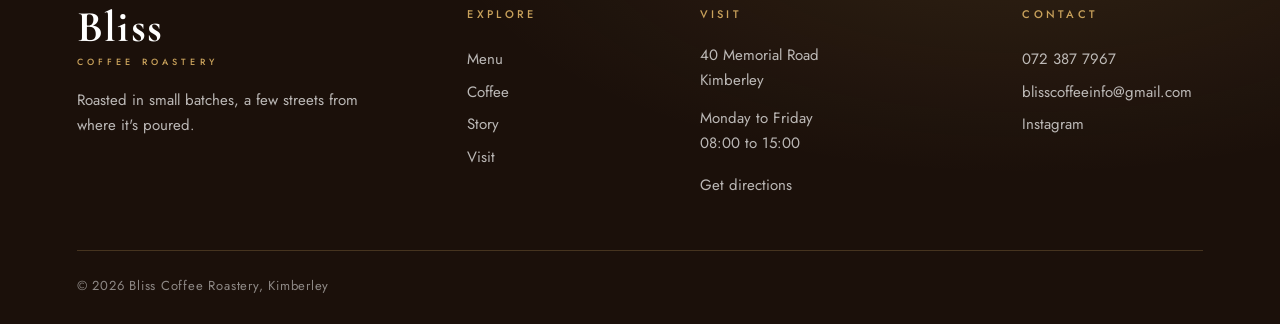
<file: coffee.html>
<!DOCTYPE html>
<html lang="en">
<head>
<meta charset="UTF-8">
<meta name="viewport" content="width=device-width, initial-scale=1.0">
<meta name="theme-color" content="#1B100A">
<link rel="icon" href="data:image/svg+xml,%3Csvg xmlns=%27http://www.w3.org/2000/svg%27 viewBox=%270 0 64 64%27%3E%3Crect width=%2764%27 height=%2764%27 rx=%2714%27 fill=%27%231B100A%27/%3E%3Cellipse cx=%2732%27 cy=%2732%27 rx=%2717%27 ry=%2711%27 transform=%27rotate(-40 32 32)%27 fill=%27%23C8A15B%27/%3E%3Cpath d=%27M21 41c6-3 9-8 13-11s7-6 9-8%27 stroke=%27%231B100A%27 stroke-width=%273%27 fill=%27none%27 stroke-linecap=%27round%27/%3E%3C/svg%3E">
<title>Coffee | Bliss Coffee Roastery</title>
<meta name="description" content="A guide to the beans at Bliss Coffee Roastery: what each origin tastes like and how to brew it well at home.">
<link rel="preconnect" href="https://fonts.googleapis.com">
<link rel="preconnect" href="https://fonts.gstatic.com" crossorigin>
<link href="https://fonts.googleapis.com/css2?family=Cormorant+Garamond:ital,wght@0,400;0,500;0,600;0,700;1,400;1,500;1,600&family=Jost:wght@300;400;500;600&display=swap" rel="stylesheet">
<link rel="stylesheet" href="css/style.css?v=20261042">
<link rel="stylesheet" href="css/theme.css?v=20261042">
</head>
<body>

<div class="grain"></div>

<header class="nav" id="nav">
  <div class="nav__inner">
    <a href="index.html#top" class="nav__mark" aria-label="Bliss Coffee Roastery, home">Bliss<span>Coffee Roastery</span></a>
    <nav class="nav__links">
      <a href="menu.html">Menu</a>
      <a href="coffee.html">Coffee</a>
      <a href="story.html">Story</a>
      <a href="visit.html">Visit</a>
      <a href="visit.html" class="nav__cta">Get Directions</a>
    </nav>
    <button class="nav__toggle" id="navToggle" aria-label="Open menu" aria-expanded="false">
      <span></span><span></span>
    </button>
  </div>
  <nav class="nav__mobile" id="navMobile">
    <a href="menu.html">Menu</a>
    <a href="coffee.html">Coffee</a>
    <a href="story.html">Story</a>
    <a href="visit.html">Visit</a>
    <a href="https://www.instagram.com/blisscoffeeroastery/" target="_blank" rel="noopener">Instagram</a>
  </nav>
</header>

<main>

  <section class="page-banner">
    <img src="assets/images/cups-row-macro.jpg" alt="Stacked Bliss Coffee cups, softly out of focus">
    <div class="page-banner__scrim"></div>
    <div class="page-banner__content">
      <p class="eyebrow reveal">The Coffee</p>
      <h1 class="reveal">Know your beans.</h1>
    </div>
  </section>

  <section class="section" id="origins">
    <div class="section__head">
      <p class="eyebrow reveal">01 / Origins</p>
      <h2 class="reveal">Four countries,<br>four personalities.</h2>
    </div>

    <div class="fact-list">
      <div class="fact-list__row reveal">
        <h3>Malawi</h3>
        <p>Soft, sweet and gentle. A mellow cup that rewards a slow sip.</p>
      </div>
      <div class="fact-list__row reveal">
        <h3>Rwanda</h3>
        <p>Bright and juicy, often with a floral lift on the finish.</p>
      </div>
      <div class="fact-list__row reveal">
        <h3>Colombia</h3>
        <p>The balanced one. Caramel, nuts and chocolate that are easy to love.</p>
      </div>
      <div class="fact-list__row reveal">
        <h3>Brazil</h3>
        <p>Low on acidity, full in body, with a nutty, chocolatey sweetness.</p>
      </div>
    </div>

    <div class="media-row">
      <div class="media-row__item media-row__item--wide reveal-scale">
        <img src="assets/images/misty-cup.jpg" alt="A Bliss Coffee cup on the road line, in soft morning mist" loading="lazy">
      </div>
      <div class="media-row__item reveal-scale">
        <img src="assets/images/barista-pourover.jpg" alt="A barista pouring water over an Aeropress by hand" loading="lazy">
      </div>
    </div>
  </section>

  <section class="section" id="finder">
    <div class="section__head">
      <p class="eyebrow reveal">02 / Find Yours</p>
      <h2 class="reveal">Which bean is<br><em>your</em> bean?</h2>
    </div>
    <div class="quiz" id="quiz">
      <div class="quiz__bar"><span id="quizBar"></span></div>
      <div class="quiz__stage" id="quizStage" aria-live="polite">
        <p class="quiz__fallback">Two quick questions and we'll point you to a bean. (This needs JavaScript.)</p>
      </div>
    </div>
  </section>

  <section class="section section--alt" id="at-home">
    <div class="section__head">
      <p class="eyebrow reveal">03 / At Home</p>
      <h2 class="reveal">Brew it well<br>in your own kitchen.</h2>
    </div>

    <div class="fact-list">
      <div class="fact-list__row reveal">
        <h3>Aeropress</h3>
        <p>A medium-fine grind, roughly 15 g of coffee to 250 g of water. Stir, steep briefly, then press slowly and steadily.</p>
      </div>
      <div class="fact-list__row reveal">
        <h3>Pour-over</h3>
        <p>A medium grind and about one part coffee to sixteen of water. Wet the grounds and let them bloom for thirty seconds, then pour in slow circles.</p>
      </div>
      <div class="fact-list__row reveal">
        <h3>Keeping beans</h3>
        <p>Store them airtight, away from light and heat, and grind just before you brew. Fresh grounds taste noticeably better than a week-old scoop.</p>
      </div>
    </div>

    <div class="video-feature">
      <div class="video-feature__frame reveal-scale">
        <video class="js-lazy-video" muted loop playsinline preload="none"
          poster="assets/images/barista-pourover.jpg"
          src="assets/video/whatsapp-clip-2.mp4" data-src="assets/video/whatsapp-clip-2.mp4" data-fallback="assets/video/whatsapp-clip-2.webp"></video>
      </div>
      <div class="video-feature__caption reveal">
        <p class="eyebrow">At the counter</p>
        <p>Dose, bloom, pour. The same steps at home as behind the bar.</p>
      </div>
    </div>
  </section>

  <section class="section" id="brew-lab">
    <div class="section__head">
      <p class="eyebrow reveal">04 / Brew Lab</p>
      <h2 class="reveal">Measure it,<br><em>time</em> it, pour it.</h2>
    </div>
    <div class="lab" id="lab">
      <div class="lab__panel">
        <div class="seg" role="radiogroup" aria-label="Brew method">
          <button type="button" class="seg__btn is-active" role="radio" aria-checked="true" data-method="pour">Pour-over</button>
          <button type="button" class="seg__btn" role="radio" aria-checked="false" data-method="aero">Aeropress</button>
        </div>
        <label class="lab__slider" for="labRange">
          <span>Water</span><output id="labWater" for="labRange">300 ml</output>
        </label>
        <input type="range" id="labRange" min="150" max="600" step="10" value="300">
        <div class="lab__stats">
          <div><span>Coffee</span><strong id="labCoffee">19 g</strong></div>
          <div><span>Grind</span><strong id="labGrind">Medium</strong></div>
          <div><span>Ratio</span><strong id="labRatio">1 : 16</strong></div>
        </div>
        <p class="lab__note" id="labNote"></p>
      </div>
      <div class="lab__timer">
        <div class="ring">
          <svg viewBox="0 0 120 120" aria-hidden="true">
            <circle class="ring__bg" cx="60" cy="60" r="54"></circle>
            <circle class="ring__fg" id="labRing" cx="60" cy="60" r="54"></circle>
          </svg>
          <div class="ring__label"><strong id="labTime">0:30</strong><span id="labPhase">Bloom</span></div>
        </div>
        <p class="lab__step" id="labStep" aria-live="polite">Press start when the water hits the grounds.</p>
        <div class="lab__buttons">
          <button type="button" class="btn" id="labStart">Start timer</button>
          <button type="button" class="btn btn--outline" id="labReset">Reset</button>
        </div>
        <p class="lab__hint">Guide times only. Taste, then adjust.</p>
      </div>
    </div>
  </section>

  <section class="cta-band">
    <p class="eyebrow reveal">Ready to order?</p>
    <h2 class="reveal">See what's on the menu.</h2>
    <div class="cta-band__actions reveal">
      <a class="btn" href="menu.html">View The Menu</a>
      <a class="btn btn--ghost" href="visit.html">Visit The Roastery</a>
    </div>
  </section>

</main>

<footer class="footer">
  <div class="footer__inner">
    <div class="footer__top">
      <div class="footer__brand">
        <a href="index.html#top" class="footer__mark" aria-label="Bliss Coffee Roastery, home">Bliss<span>Coffee Roastery</span></a>
        <p>Roasted in small batches, a few streets from where it's poured.</p>
      </div>
      <nav class="footer__col" aria-label="Explore">
        <h4>Explore</h4>
        <a href="menu.html">Menu</a>
        <a href="coffee.html">Coffee</a>
        <a href="story.html">Story</a>
        <a href="visit.html">Visit</a>
      </nav>
      <div class="footer__col">
        <h4>Visit</h4>
        <p>40 Memorial Road<br>Kimberley</p>
        <p>Monday to Friday<br>08:00 to 15:00</p>
        <a href="https://www.google.com/maps/search/?api=1&query=40+Memorial+Road+Kimberley+Northern+Cape+South+Africa" target="_blank" rel="noopener">Get directions</a>
      </div>
      <div class="footer__col">
        <h4>Contact</h4>
        <a href="tel:+27723877967">072 387 7967</a>
        <a href="mailto:blisscoffeeinfo@gmail.com">blisscoffeeinfo@gmail.com</a>
        <a href="https://www.instagram.com/blisscoffeeroastery/" target="_blank" rel="noopener">Instagram</a>
      </div>
    </div>
    <div class="footer__bottom">
      <p>&copy; 2026 Bliss Coffee Roastery, Kimberley</p>
    </div>
  </div>
</footer>

<script src="js/main.js?v=20261042"></script>
<script src="js/extras.js?v=20261042"></script>
</body>
</html>
</file>
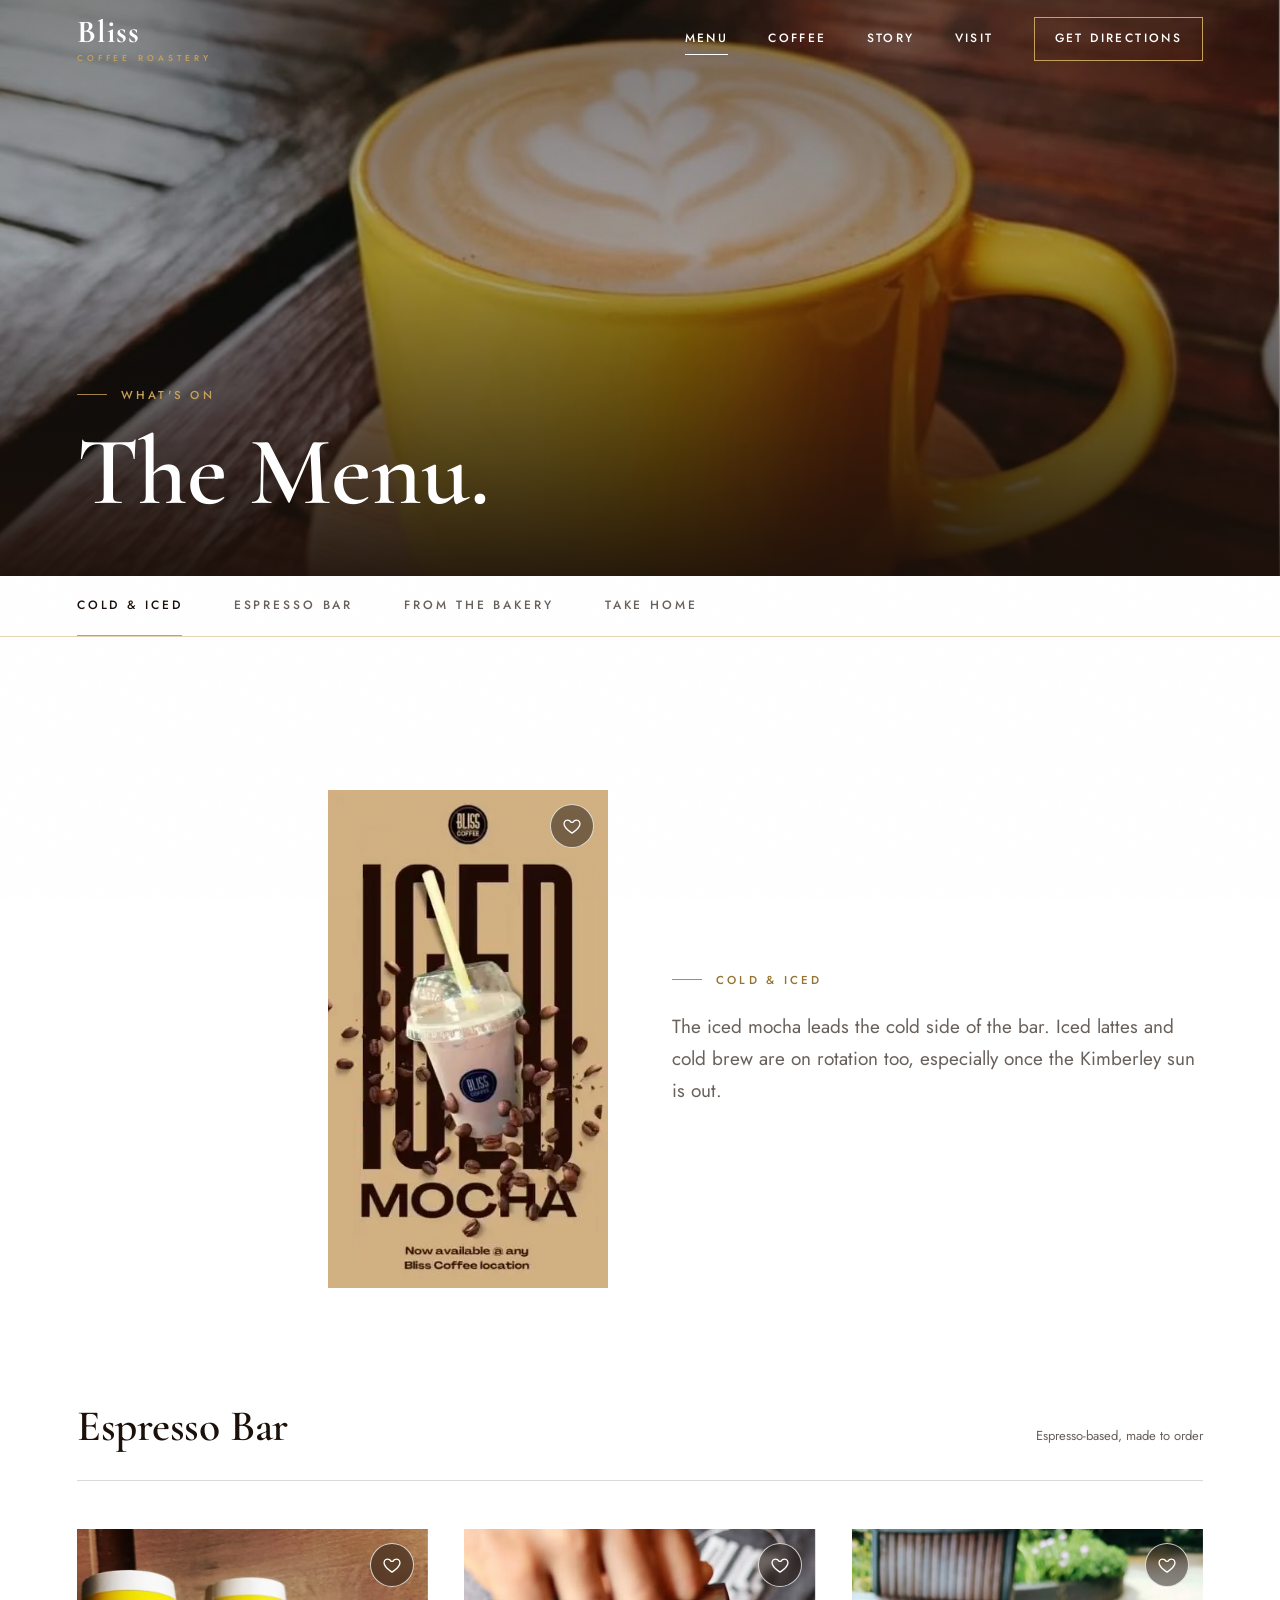
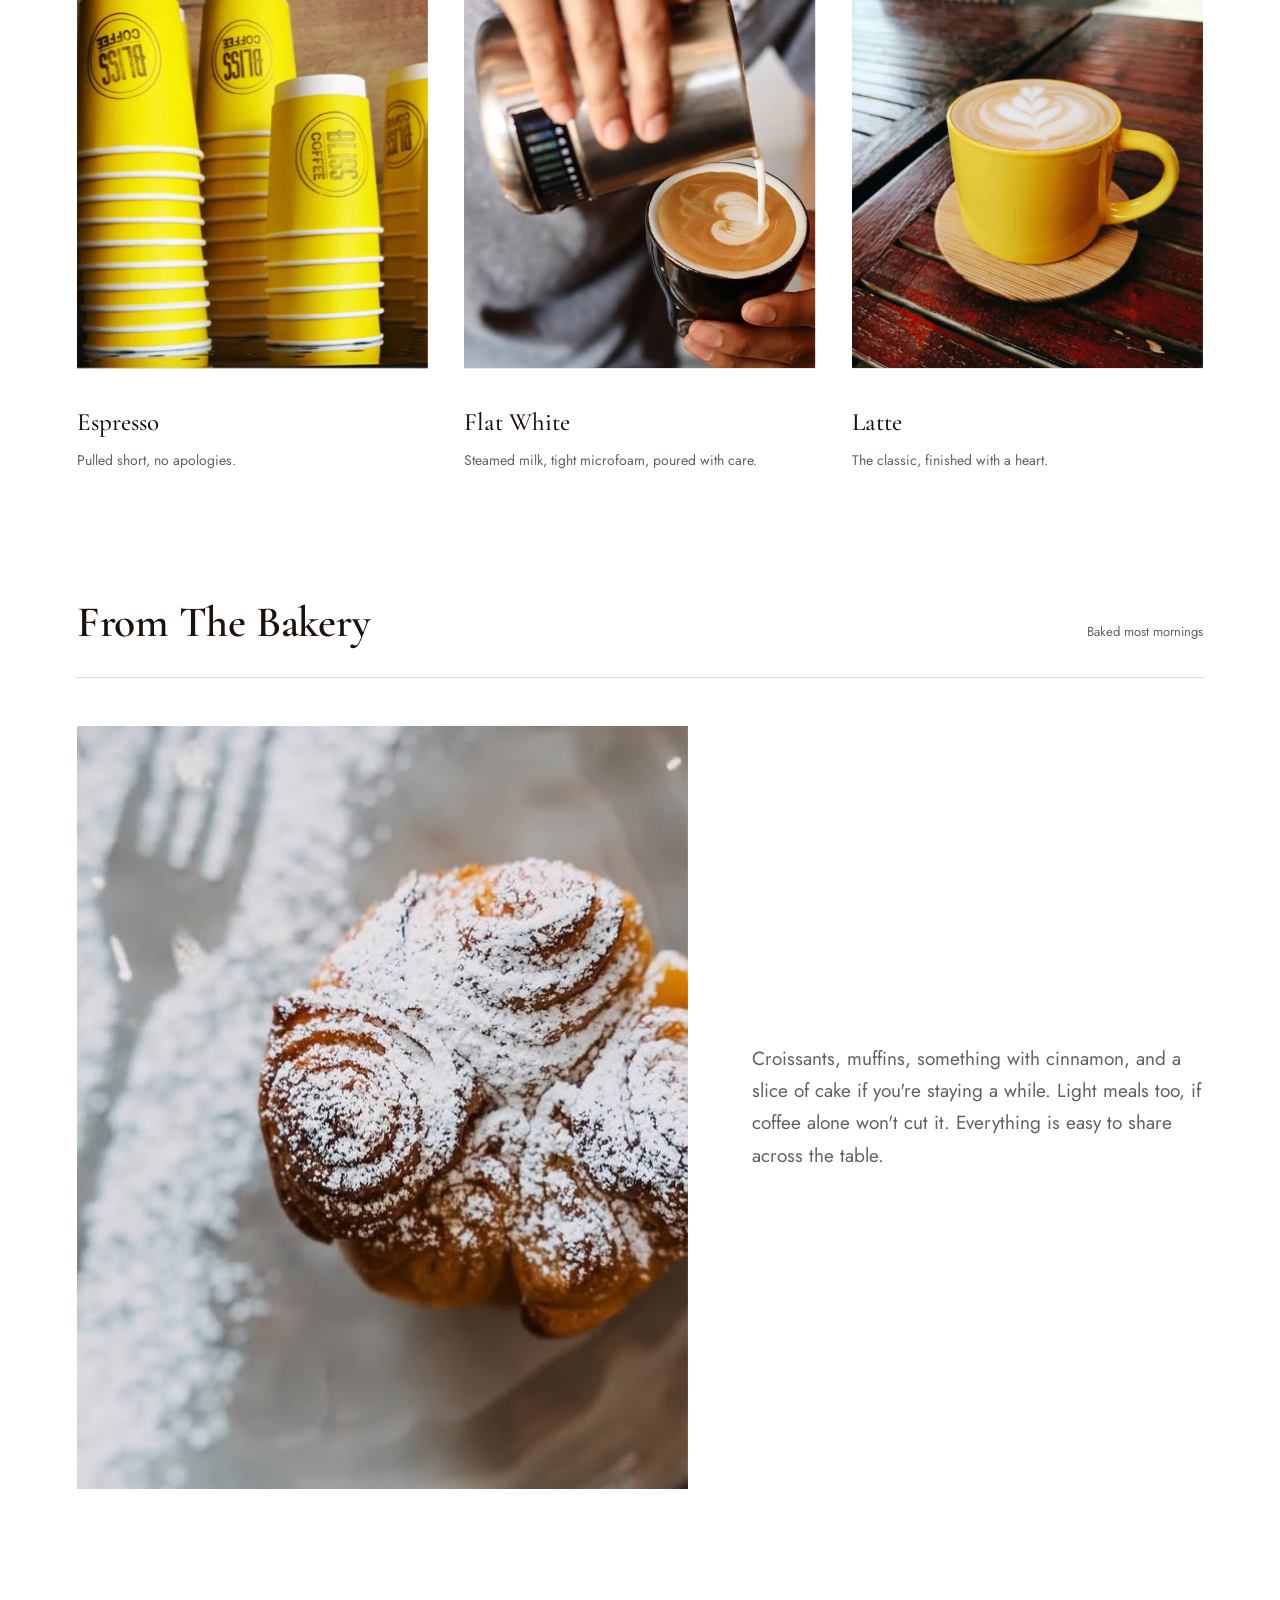
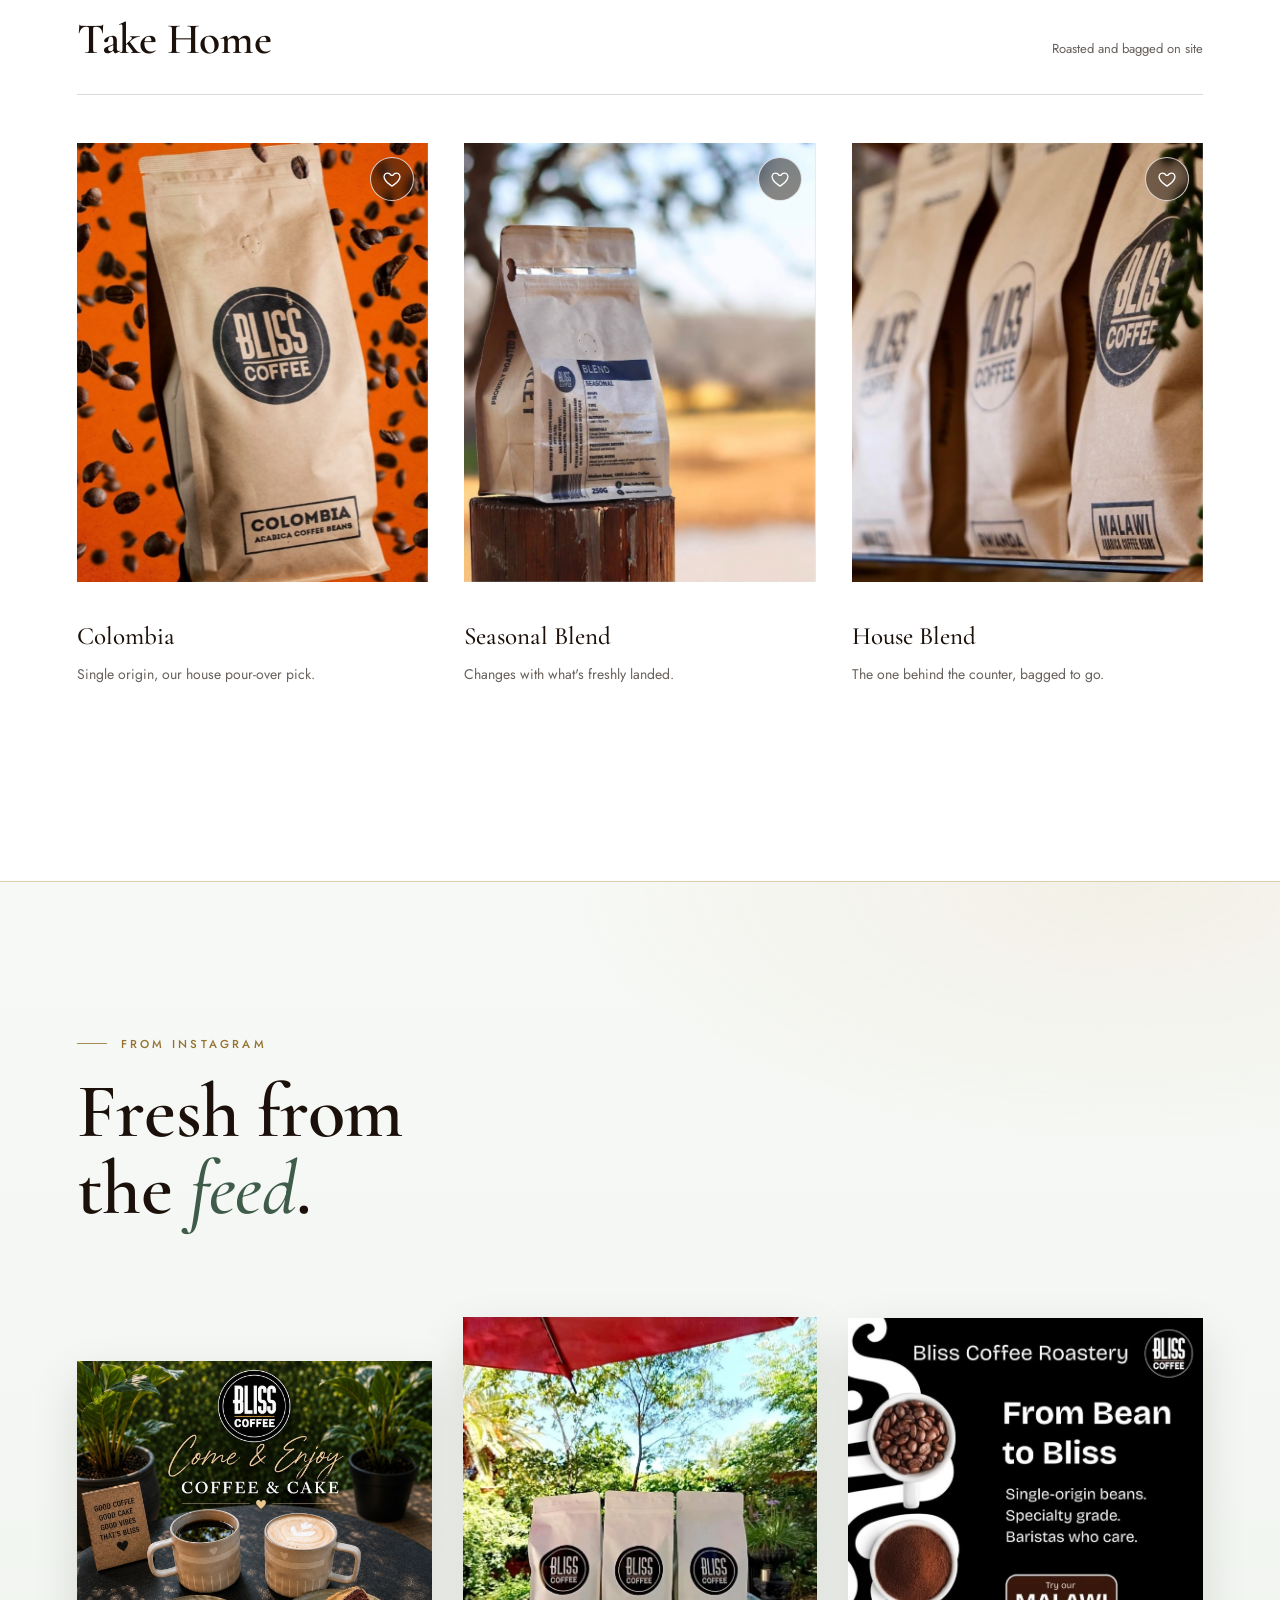
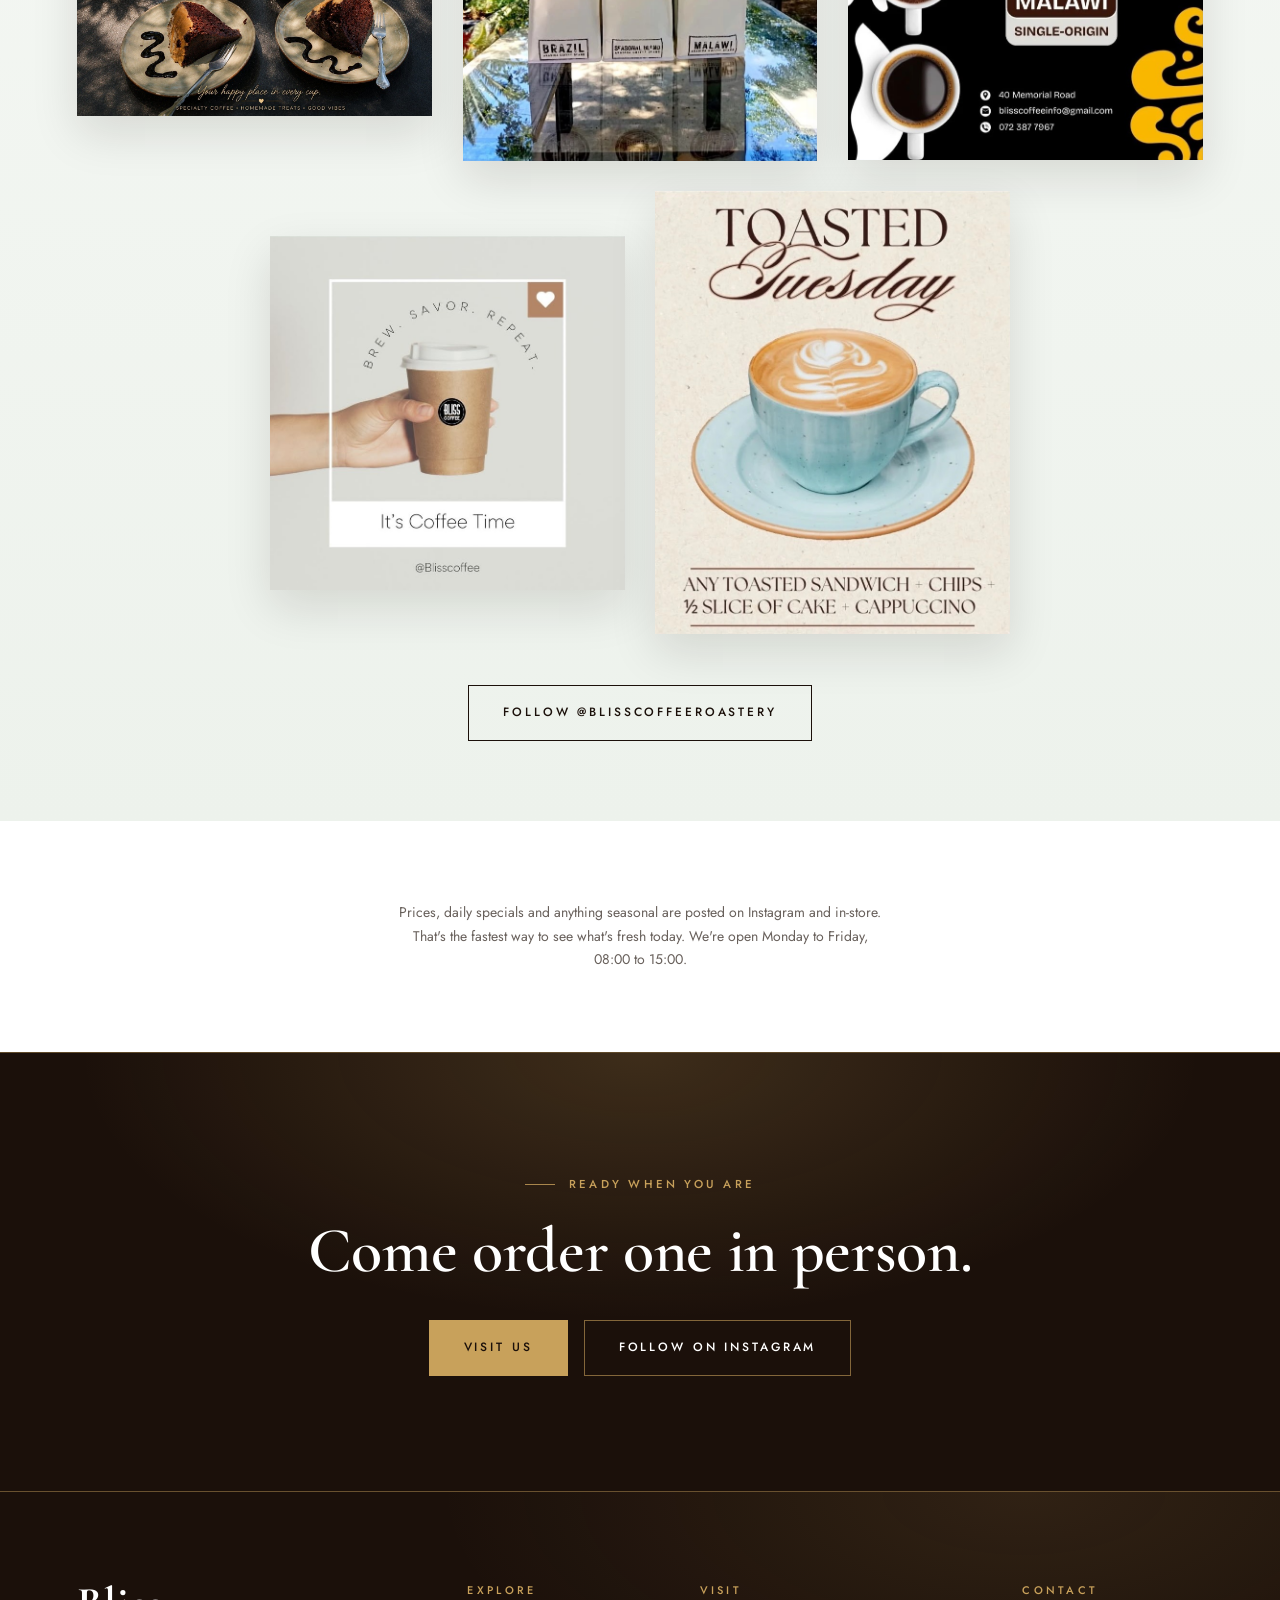
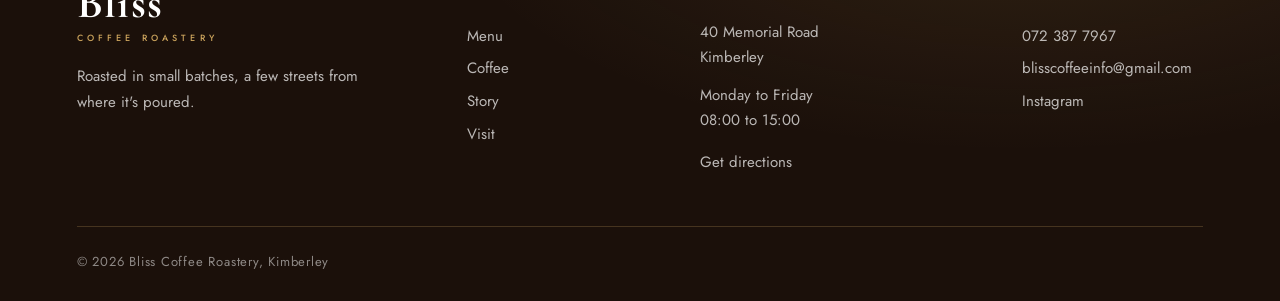
<file: menu.html>
<!DOCTYPE html>
<html lang="en">
<head>
<meta charset="UTF-8">
<meta name="viewport" content="width=device-width, initial-scale=1.0">
<meta name="theme-color" content="#1B100A">
<link rel="icon" href="data:image/svg+xml,%3Csvg xmlns=%27http://www.w3.org/2000/svg%27 viewBox=%270 0 64 64%27%3E%3Crect width=%2764%27 height=%2764%27 rx=%2714%27 fill=%27%231B100A%27/%3E%3Cellipse cx=%2732%27 cy=%2732%27 rx=%2717%27 ry=%2711%27 transform=%27rotate(-40 32 32)%27 fill=%27%23C8A15B%27/%3E%3Cpath d=%27M21 41c6-3 9-8 13-11s7-6 9-8%27 stroke=%27%231B100A%27 stroke-width=%273%27 fill=%27none%27 stroke-linecap=%27round%27/%3E%3C/svg%3E">
<title>Menu | Bliss Coffee Roastery</title>
<meta name="description" content="What's on at Bliss Coffee Roastery: espresso, cold & iced, bakery and beans to take home. Kimberley, Northern Cape.">
<link rel="preconnect" href="https://fonts.googleapis.com">
<link rel="preconnect" href="https://fonts.gstatic.com" crossorigin>
<link href="https://fonts.googleapis.com/css2?family=Cormorant+Garamond:ital,wght@0,400;0,500;0,600;0,700;1,400;1,500;1,600&family=Jost:wght@300;400;500;600&display=swap" rel="stylesheet">
<link rel="stylesheet" href="css/style.css?v=20261042">
<link rel="stylesheet" href="css/theme.css?v=20261042">
</head>
<body>

<div class="grain"></div>

<header class="nav" id="nav">
  <div class="nav__inner">
    <a href="index.html#top" class="nav__mark" aria-label="Bliss Coffee Roastery, home">Bliss<span>Coffee Roastery</span></a>
    <nav class="nav__links">
      <a href="menu.html">Menu</a>
      <a href="coffee.html">Coffee</a>
      <a href="story.html">Story</a>
      <a href="visit.html">Visit</a>
      <a href="visit.html" class="nav__cta">Get Directions</a>
    </nav>
    <button class="nav__toggle" id="navToggle" aria-label="Open menu" aria-expanded="false">
      <span></span><span></span>
    </button>
  </div>
  <nav class="nav__mobile" id="navMobile">
    <a href="menu.html">Menu</a>
    <a href="coffee.html">Coffee</a>
    <a href="story.html">Story</a>
    <a href="visit.html">Visit</a>
    <a href="https://www.instagram.com/blisscoffeeroastery/" target="_blank" rel="noopener">Instagram</a>
  </nav>
</header>

<main>

  <section class="page-banner">
    <img src="assets/images/latte-heart-yellow.jpg" alt="Latte with heart-shaped milk art at Bliss Coffee Roastery">
    <div class="page-banner__scrim"></div>
    <div class="page-banner__content">
      <p class="eyebrow reveal">What's On</p>
      <h1 class="reveal">The Menu.</h1>
    </div>
  </section>

  <nav class="menu-tabs" aria-label="Menu sections">
    <div class="menu-tabs__inner">
      <a href="#cold">Cold &amp; Iced</a>
      <a href="#espresso">Espresso Bar</a>
      <a href="#bakery">From The Bakery</a>
      <a href="#take-home">Take Home</a>
    </div>
  </nav>

  <section class="section" id="menu-top">
    <div class="menu-intro" id="cold">
      <div class="menu-intro__frame reveal-scale">
        <video class="js-lazy-video" muted loop playsinline preload="none"
          poster="assets/images/latte-heart-yellow.jpg"
          src="assets/video/whatsapp-clip-1.mp4" data-src="assets/video/whatsapp-clip-1.mp4" data-fallback="assets/video/whatsapp-clip-1.webp"></video>
      </div>
      <div class="menu-intro__text">
        <p class="eyebrow reveal">Cold &amp; Iced</p>
        <p class="reveal">The iced mocha leads the cold side of the bar. Iced lattes and cold brew are on rotation too, especially once the Kimberley sun is out.</p>
      </div>
    </div>

    <div class="menu-category" id="espresso">
      <div class="menu-category__head reveal">
        <h3>Espresso Bar</h3>
        <p class="menu-category__note">Espresso-based, made to order</p>
      </div>
      <div class="menu-grid">
        <div class="menu-grid__item reveal-scale">
          <div class="menu-grid__media"><img src="assets/images/cups-stack-yellow.jpg" alt="Bliss Coffee espresso cups stacked" loading="lazy"></div>
          <h4>Espresso</h4>
          <p>Pulled short, no apologies.</p>
        </div>
        <div class="menu-grid__item reveal-scale">
          <div class="menu-grid__media"><img src="assets/images/pour-latte-art.jpg" alt="Pouring latte art at Bliss Coffee" loading="lazy"></div>
          <h4>Flat White</h4>
          <p>Steamed milk, tight microfoam, poured with care.</p>
        </div>
        <div class="menu-grid__item reveal-scale">
          <div class="menu-grid__media"><img src="assets/images/latte-heart-yellow.jpg" alt="Latte with heart-shaped milk art" loading="lazy"></div>
          <h4>Latte</h4>
          <p>The classic, finished with a heart.</p>
        </div>
      </div>
    </div>

    <div class="menu-category" id="bakery">
      <div class="menu-category__head reveal">
        <h3>From The Bakery</h3>
        <p class="menu-category__note">Baked most mornings</p>
      </div>
      <div class="split">
        <div class="split__media reveal-scale">
          <img src="assets/images/pastry-plate.jpg" alt="Pastry served at Bliss Coffee Roastery" loading="lazy">
        </div>
        <div class="split__text">
          <p class="reveal">Croissants, muffins, something with cinnamon, and a slice of cake if you're staying a while. Light meals too, if coffee alone won't cut it. Everything is easy to share across the table.</p>
        </div>
      </div>
    </div>

    <div class="menu-category" id="take-home">
      <div class="menu-category__head reveal">
        <h3>Take Home</h3>
        <p class="menu-category__note">Roasted and bagged on site</p>
      </div>
      <div class="menu-grid">
        <div class="menu-grid__item reveal-scale">
          <div class="menu-grid__media"><img src="assets/images/bag-colombia.jpg" alt="Bliss Coffee Colombia Arabica beans, 100% single origin" loading="lazy"></div>
          <h4>Colombia</h4>
          <p>Single origin, our house pour-over pick.</p>
        </div>
        <div class="menu-grid__item reveal-scale">
          <div class="menu-grid__media"><img src="assets/images/bag-seasonal-post.jpg" alt="Bliss Coffee seasonal blend bag" loading="lazy"></div>
          <h4>Seasonal Blend</h4>
          <p>Changes with what's freshly landed.</p>
        </div>
        <div class="menu-grid__item reveal-scale">
          <div class="menu-grid__media"><img src="assets/images/bags-shelf-row.jpg" alt="Bliss Coffee house blend bags on the shelf" loading="lazy"></div>
          <h4>House Blend</h4>
          <p>The one behind the counter, bagged to go.</p>
        </div>
      </div>
    </div>
  </section>

  <section class="section section--alt section--feed" id="feed">
    <div class="section__head">
      <p class="eyebrow reveal">From Instagram</p>
      <h2 class="reveal">Fresh from<br>the <em>feed</em>.</h2>
    </div>
    <div class="feed">
      <figure class="feed__item reveal-scale">
        <img src="assets/images/ig-coffee-cake.jpg" alt="Instagram post: Come and enjoy coffee and cake, two mugs and two slices of chocolate cake on a shaded table" width="1254" height="1254" loading="lazy">
      </figure>
      <figure class="feed__item reveal-scale">
        <img src="assets/images/ig-bags.jpg" alt="Instagram post: three Bliss Coffee bags, Brazil, Seasonal Blend and Malawi, on a glass table in the garden" width="739" height="923" loading="lazy">
      </figure>
      <figure class="feed__item reveal-scale">
        <img src="assets/images/ig-bean-to-bliss.jpg" alt="Instagram post: From Bean to Bliss, single-origin Malawi beans, ground coffee and an espresso seen from above" width="739" height="920" loading="lazy">
      </figure>
      <figure class="feed__item reveal-scale">
        <img src="assets/images/ig-coffee-time.jpg" alt="Instagram post: a hand holding a Bliss Coffee takeaway cup, Brew. Savor. Repeat. It's coffee time" width="739" height="737" loading="lazy">
      </figure>
      <figure class="feed__item reveal-scale">
        <img src="assets/images/ig-toasted-tuesday.jpg" alt="Instagram post: Toasted Tuesday, a latte in a pale blue cup with any toasted sandwich, chips, half a slice of cake and a cappuccino" width="739" height="921" loading="lazy">
      </figure>
    </div>
    <div class="feed__cta reveal">
      <a class="btn btn--outline" href="https://www.instagram.com/blisscoffeeroastery/" target="_blank" rel="noopener">Follow @blisscoffeeroastery</a>
    </div>
  </section>

  <p class="menu-note reveal">Prices, daily specials and anything seasonal are posted on Instagram and in-store. That's the fastest way to see what's fresh today. We're open Monday to Friday, 08:00 to 15:00.</p>

  <section class="cta-band">
    <p class="eyebrow reveal">Ready when you are</p>
    <h2 class="reveal">Come order one in person.</h2>
    <div class="cta-band__actions reveal">
      <a class="btn" href="visit.html">Visit Us</a>
      <a class="btn btn--ghost" href="https://www.instagram.com/blisscoffeeroastery/" target="_blank" rel="noopener">Follow on Instagram</a>
    </div>
  </section>

</main>

<footer class="footer">
  <div class="footer__inner">
    <div class="footer__top">
      <div class="footer__brand">
        <a href="index.html#top" class="footer__mark" aria-label="Bliss Coffee Roastery, home">Bliss<span>Coffee Roastery</span></a>
        <p>Roasted in small batches, a few streets from where it's poured.</p>
      </div>
      <nav class="footer__col" aria-label="Explore">
        <h4>Explore</h4>
        <a href="menu.html">Menu</a>
        <a href="coffee.html">Coffee</a>
        <a href="story.html">Story</a>
        <a href="visit.html">Visit</a>
      </nav>
      <div class="footer__col">
        <h4>Visit</h4>
        <p>40 Memorial Road<br>Kimberley</p>
        <p>Monday to Friday<br>08:00 to 15:00</p>
        <a href="https://www.google.com/maps/search/?api=1&query=40+Memorial+Road+Kimberley+Northern+Cape+South+Africa" target="_blank" rel="noopener">Get directions</a>
      </div>
      <div class="footer__col">
        <h4>Contact</h4>
        <a href="tel:+27723877967">072 387 7967</a>
        <a href="mailto:blisscoffeeinfo@gmail.com">blisscoffeeinfo@gmail.com</a>
        <a href="https://www.instagram.com/blisscoffeeroastery/" target="_blank" rel="noopener">Instagram</a>
      </div>
    </div>
    <div class="footer__bottom">
      <p>&copy; 2026 Bliss Coffee Roastery, Kimberley</p>
    </div>
  </div>
</footer>

<script src="js/main.js?v=20261042"></script>
<script src="js/extras.js?v=20261042"></script>
</body>
</html>
</file>
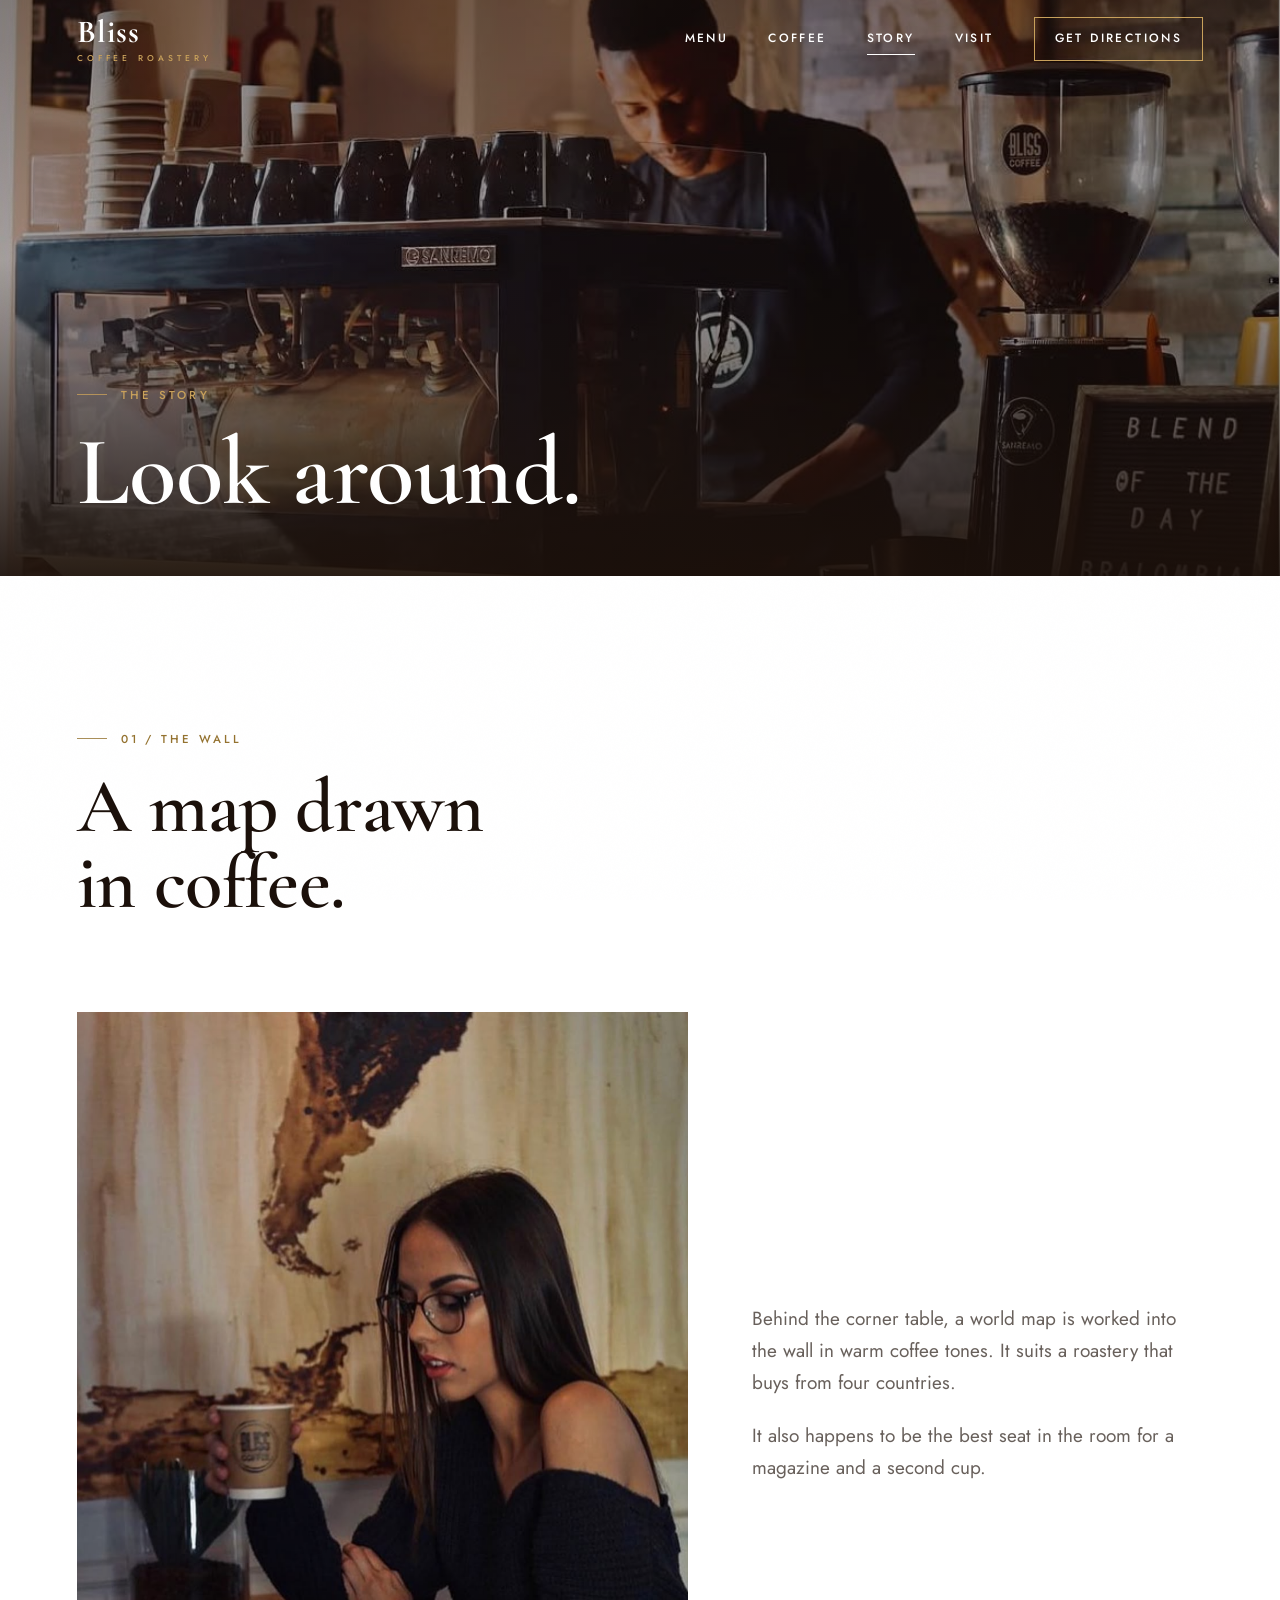
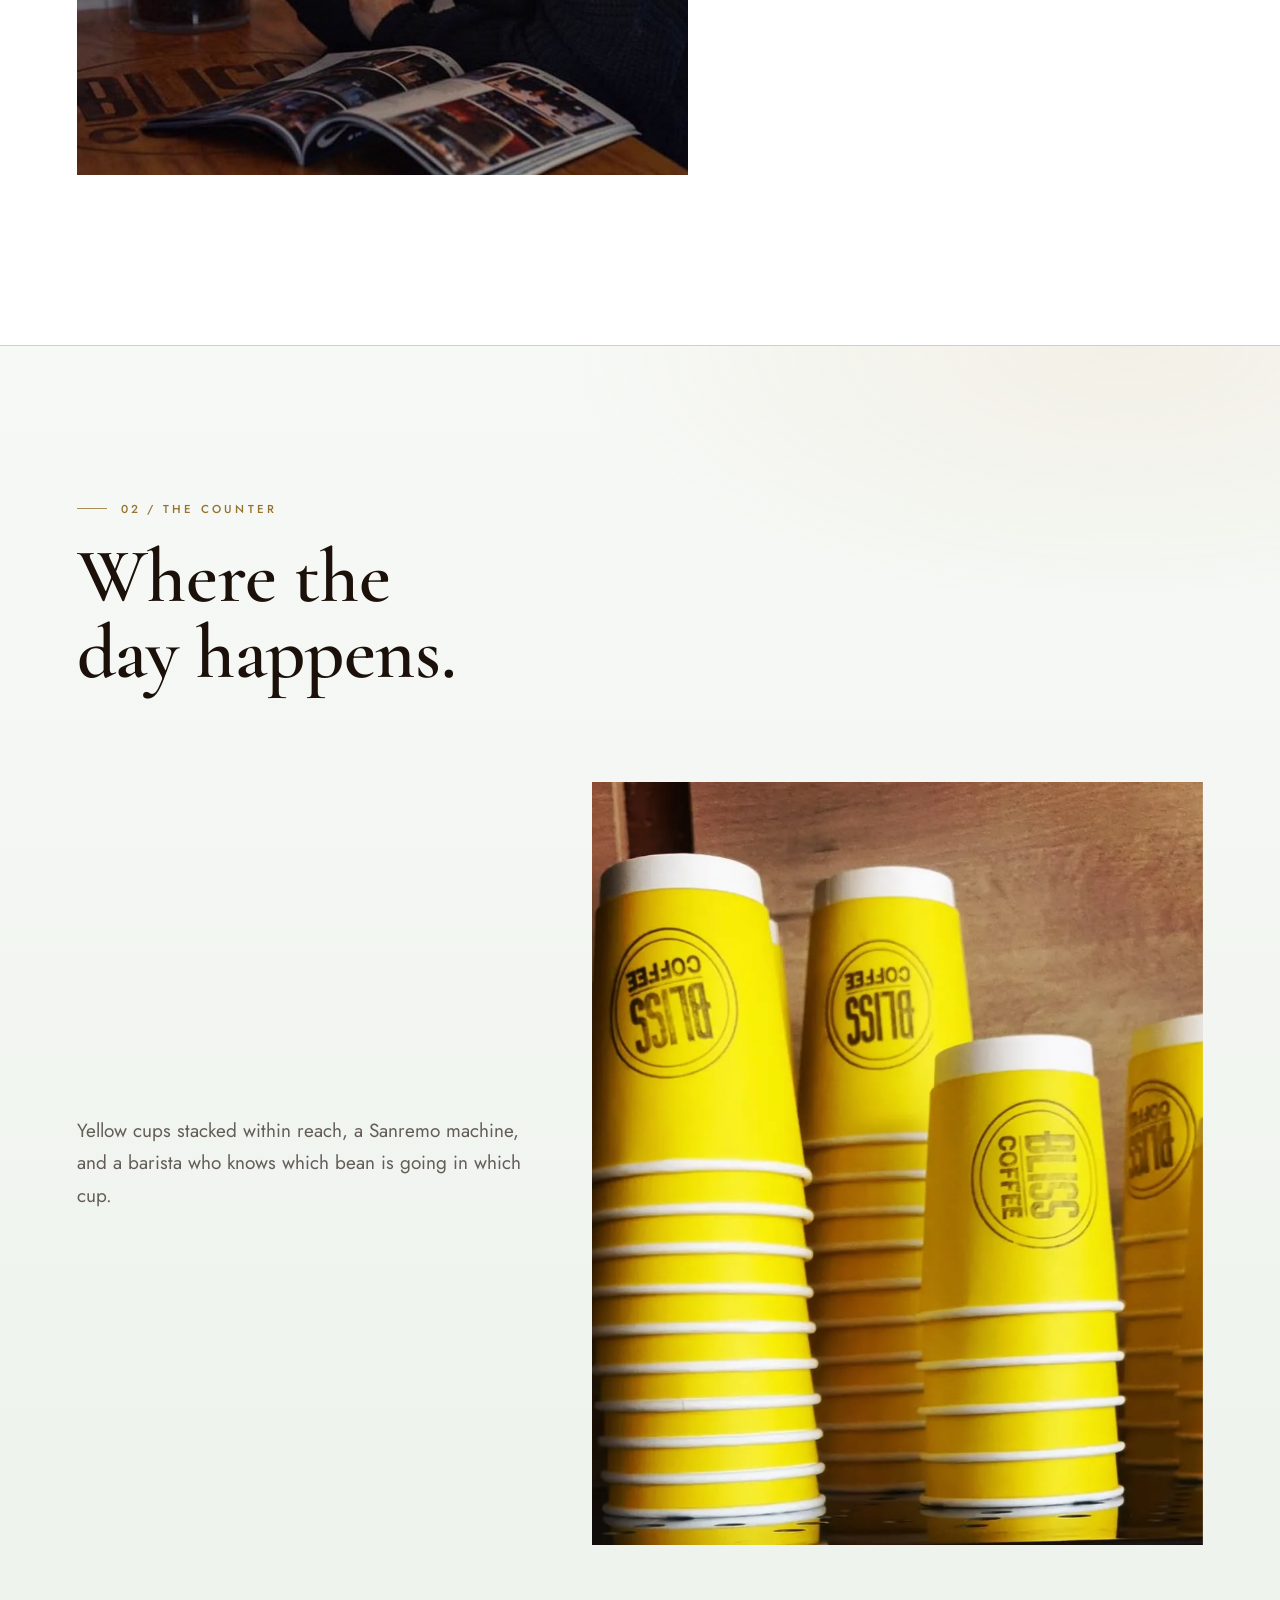
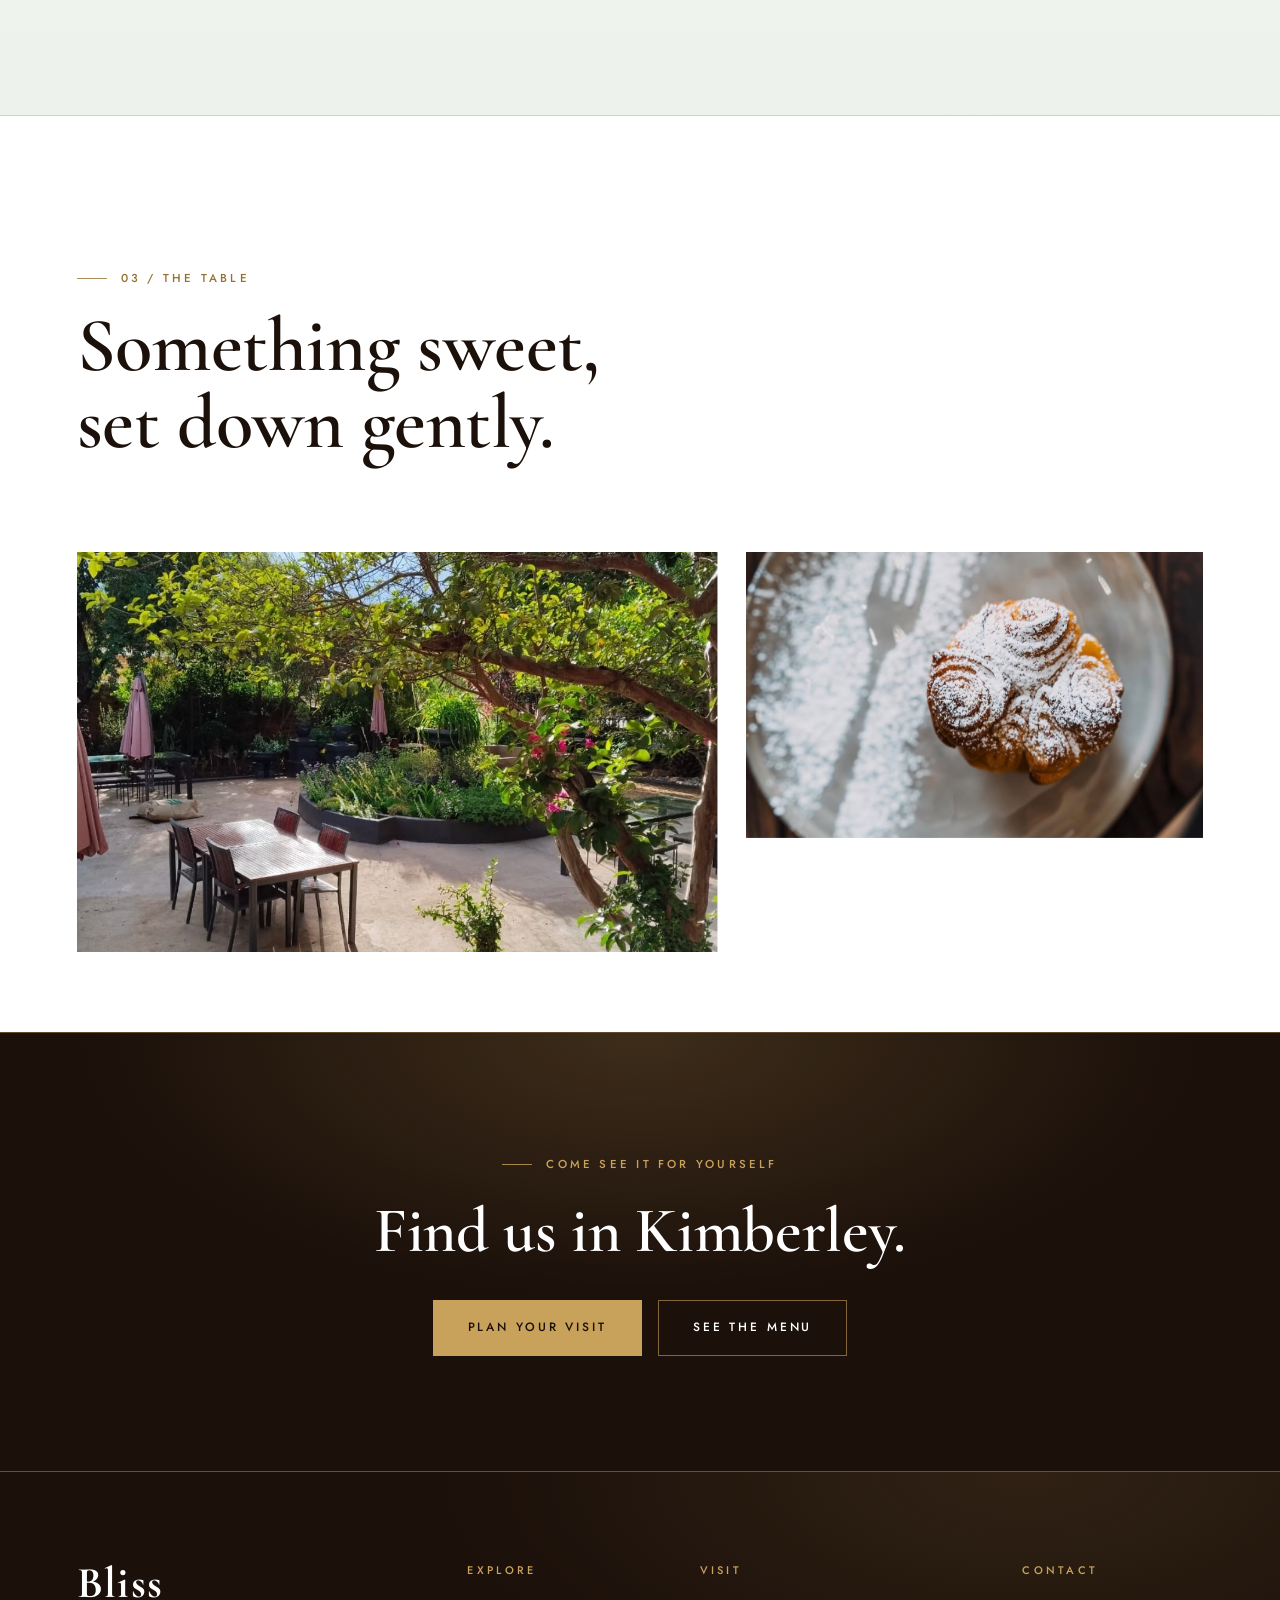
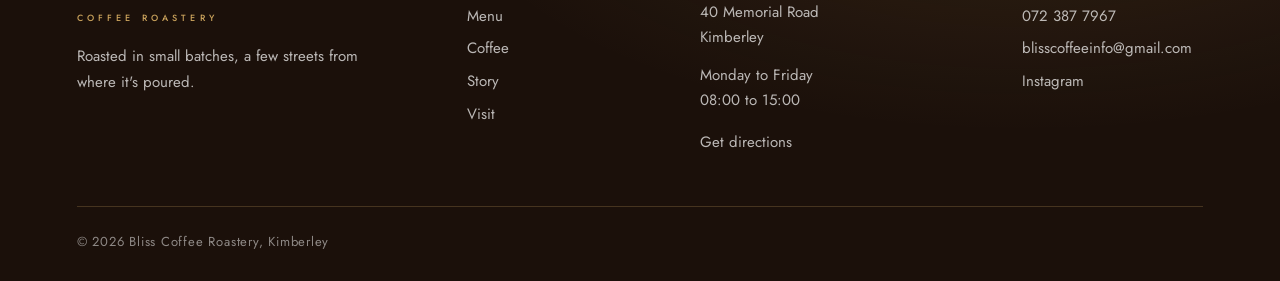
<file: story.html>
<!DOCTYPE html>
<html lang="en">
<head>
<meta charset="UTF-8">
<meta name="viewport" content="width=device-width, initial-scale=1.0">
<meta name="theme-color" content="#1B100A">
<link rel="icon" href="data:image/svg+xml,%3Csvg xmlns=%27http://www.w3.org/2000/svg%27 viewBox=%270 0 64 64%27%3E%3Crect width=%2764%27 height=%2764%27 rx=%2714%27 fill=%27%231B100A%27/%3E%3Cellipse cx=%2732%27 cy=%2732%27 rx=%2717%27 ry=%2711%27 transform=%27rotate(-40 32 32)%27 fill=%27%23C8A15B%27/%3E%3Cpath d=%27M21 41c6-3 9-8 13-11s7-6 9-8%27 stroke=%27%231B100A%27 stroke-width=%273%27 fill=%27none%27 stroke-linecap=%27round%27/%3E%3C/svg%3E">
<title>Story | Bliss Coffee Roastery</title>
<meta name="description" content="A look around Bliss Coffee Roastery: the coffee map wall, the counter and the garden out back, in Kimberley, Northern Cape.">
<link rel="preconnect" href="https://fonts.googleapis.com">
<link rel="preconnect" href="https://fonts.gstatic.com" crossorigin>
<link href="https://fonts.googleapis.com/css2?family=Cormorant+Garamond:ital,wght@0,400;0,500;0,600;0,700;1,400;1,500;1,600&family=Jost:wght@300;400;500;600&display=swap" rel="stylesheet">
<link rel="stylesheet" href="css/style.css?v=20261042">
<link rel="stylesheet" href="css/theme.css?v=20261042">
</head>
<body>

<div class="grain"></div>

<header class="nav" id="nav">
  <div class="nav__inner">
    <a href="index.html#top" class="nav__mark" aria-label="Bliss Coffee Roastery, home">Bliss<span>Coffee Roastery</span></a>
    <nav class="nav__links">
      <a href="menu.html">Menu</a>
      <a href="coffee.html">Coffee</a>
      <a href="story.html">Story</a>
      <a href="visit.html">Visit</a>
      <a href="visit.html" class="nav__cta">Get Directions</a>
    </nav>
    <button class="nav__toggle" id="navToggle" aria-label="Open menu" aria-expanded="false">
      <span></span><span></span>
    </button>
  </div>
  <nav class="nav__mobile" id="navMobile">
    <a href="menu.html">Menu</a>
    <a href="coffee.html">Coffee</a>
    <a href="story.html">Story</a>
    <a href="visit.html">Visit</a>
    <a href="https://www.instagram.com/blisscoffeeroastery/" target="_blank" rel="noopener">Instagram</a>
  </nav>
</header>

<main>

  <section class="page-banner">
    <img src="assets/images/barista-machine.jpg" alt="Behind the counter at Bliss Coffee Roastery">
    <div class="page-banner__scrim"></div>
    <div class="page-banner__content">
      <p class="eyebrow reveal">The Story</p>
      <h1 class="reveal">Look around.</h1>
    </div>
  </section>

  <section class="section" id="the-room">
    <div class="section__head">
      <p class="eyebrow reveal">01 / The Wall</p>
      <h2 class="reveal">A map drawn<br>in coffee.</h2>
    </div>

    <div class="split">
      <div class="split__media reveal-scale">
        <img src="assets/images/reading-corner.jpg" alt="A reader with a Bliss cup in front of the coffee-toned world map on the wall" loading="lazy">
      </div>
      <div class="split__text">
        <p class="reveal">Behind the corner table, a world map is worked into the wall in warm coffee tones. It suits a roastery that buys from four countries.</p>
        <p class="reveal">It also happens to be the best seat in the room for a magazine and a second cup.</p>
      </div>
    </div>
  </section>

  <section class="section section--alt" id="the-counter">
    <div class="section__head">
      <p class="eyebrow reveal">02 / The Counter</p>
      <h2 class="reveal">Where the<br>day happens.</h2>
    </div>

    <div class="split split--reverse">
      <div class="split__media reveal-scale">
        <img src="assets/images/cups-stack-yellow.jpg" alt="Stacked yellow Bliss Coffee cups on a wooden shelf" loading="lazy">
      </div>
      <div class="split__text">
        <p class="reveal">Yellow cups stacked within reach, a Sanremo machine, and a barista who knows which bean is going in which cup.</p>
      </div>
    </div>
  </section>

  <section class="section" id="the-table">
    <div class="section__head">
      <p class="eyebrow reveal">03 / The Table</p>
      <h2 class="reveal">Something sweet,<br>set down gently.</h2>
    </div>

    <div class="media-row">
      <div class="media-row__item media-row__item--wide reveal-scale">
        <img src="assets/images/patio-garden.jpg" alt="Umbrellas and tables in the garden at Bliss Coffee Roastery" loading="lazy">
      </div>
      <div class="media-row__item reveal-scale">
        <img src="assets/images/pastry-plate.jpg" alt="A dusted pastry on a glass plate" loading="lazy">
      </div>
    </div>
  </section>

  <section class="cta-band">
    <p class="eyebrow reveal">Come see it for yourself</p>
    <h2 class="reveal">Find us in Kimberley.</h2>
    <div class="cta-band__actions reveal">
      <a class="btn" href="visit.html">Plan Your Visit</a>
      <a class="btn btn--ghost" href="menu.html">See The Menu</a>
    </div>
  </section>

</main>

<footer class="footer">
  <div class="footer__inner">
    <div class="footer__top">
      <div class="footer__brand">
        <a href="index.html#top" class="footer__mark" aria-label="Bliss Coffee Roastery, home">Bliss<span>Coffee Roastery</span></a>
        <p>Roasted in small batches, a few streets from where it's poured.</p>
      </div>
      <nav class="footer__col" aria-label="Explore">
        <h4>Explore</h4>
        <a href="menu.html">Menu</a>
        <a href="coffee.html">Coffee</a>
        <a href="story.html">Story</a>
        <a href="visit.html">Visit</a>
      </nav>
      <div class="footer__col">
        <h4>Visit</h4>
        <p>40 Memorial Road<br>Kimberley</p>
        <p>Monday to Friday<br>08:00 to 15:00</p>
        <a href="https://www.google.com/maps/search/?api=1&query=40+Memorial+Road+Kimberley+Northern+Cape+South+Africa" target="_blank" rel="noopener">Get directions</a>
      </div>
      <div class="footer__col">
        <h4>Contact</h4>
        <a href="tel:+27723877967">072 387 7967</a>
        <a href="mailto:blisscoffeeinfo@gmail.com">blisscoffeeinfo@gmail.com</a>
        <a href="https://www.instagram.com/blisscoffeeroastery/" target="_blank" rel="noopener">Instagram</a>
      </div>
    </div>
    <div class="footer__bottom">
      <p>&copy; 2026 Bliss Coffee Roastery, Kimberley</p>
    </div>
  </div>
</footer>

<script src="js/main.js?v=20261042"></script>
<script src="js/extras.js?v=20261042"></script>
</body>
</html>
</file>
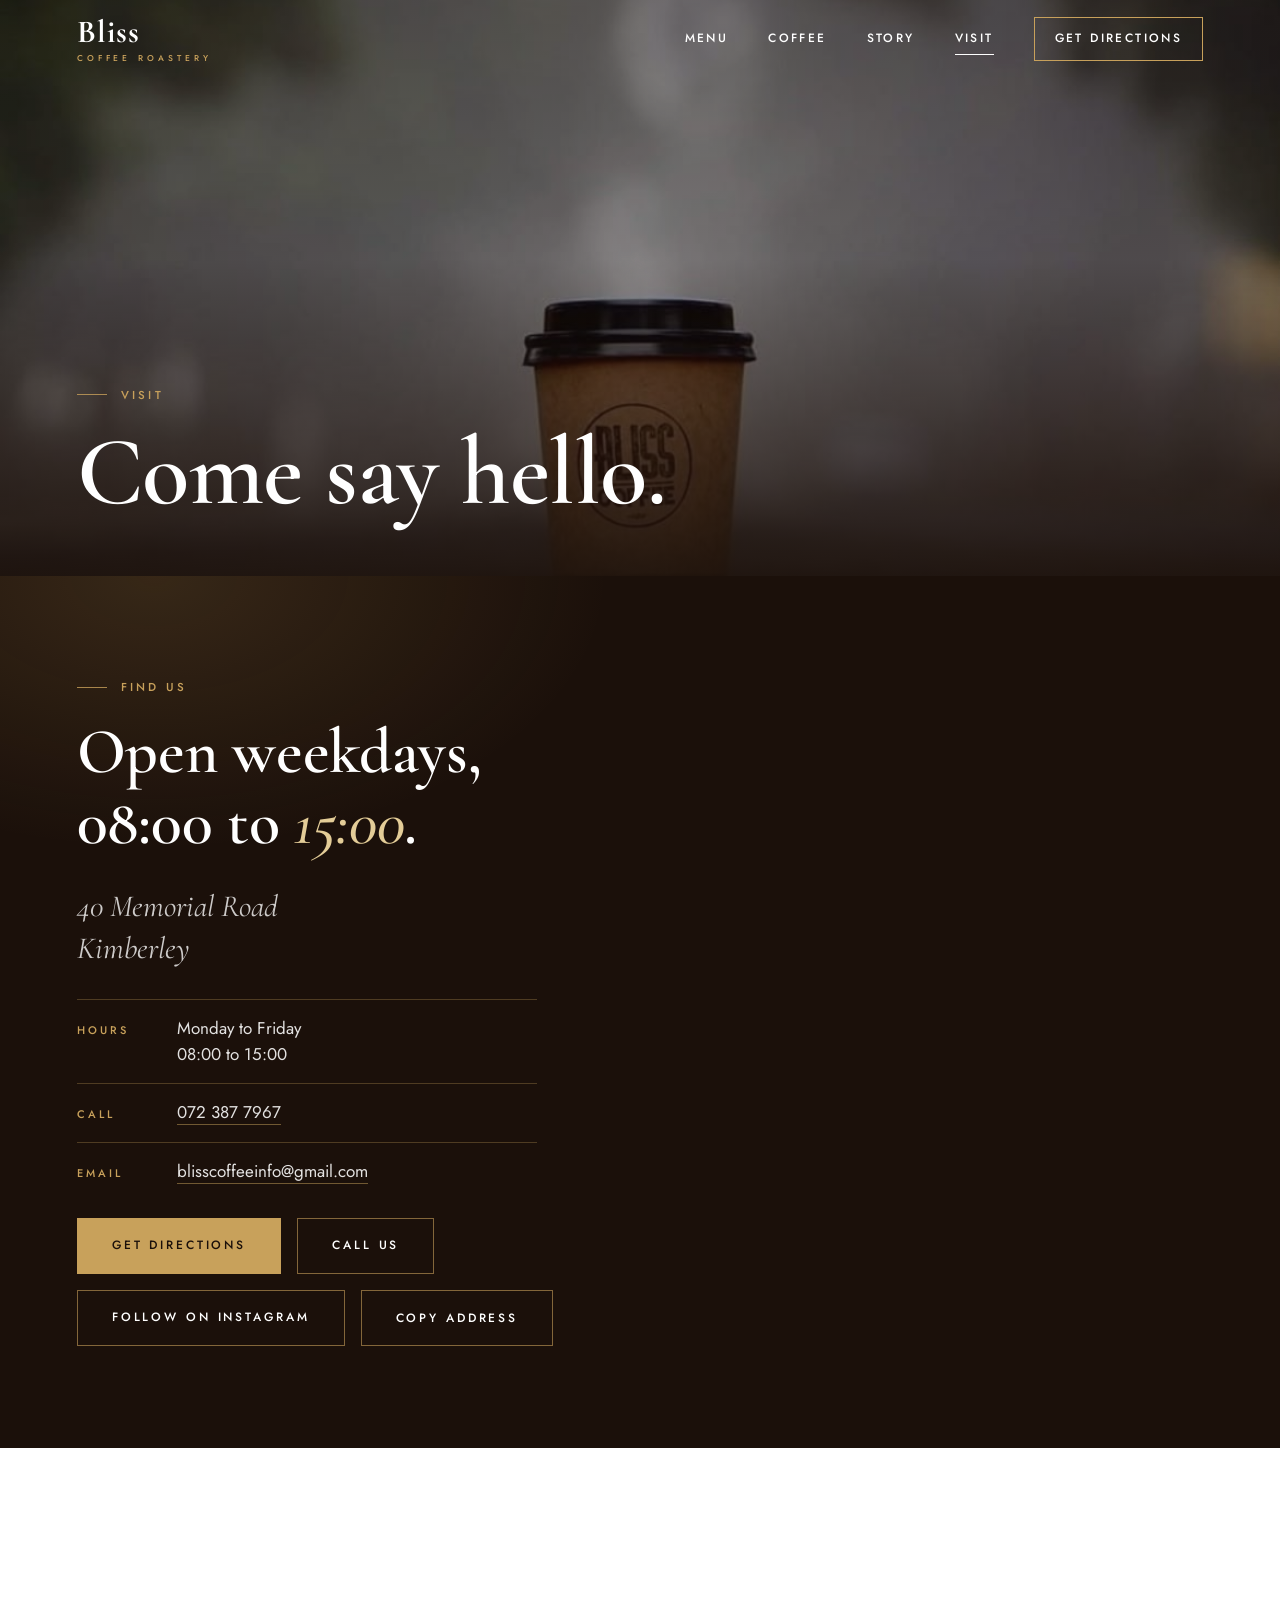
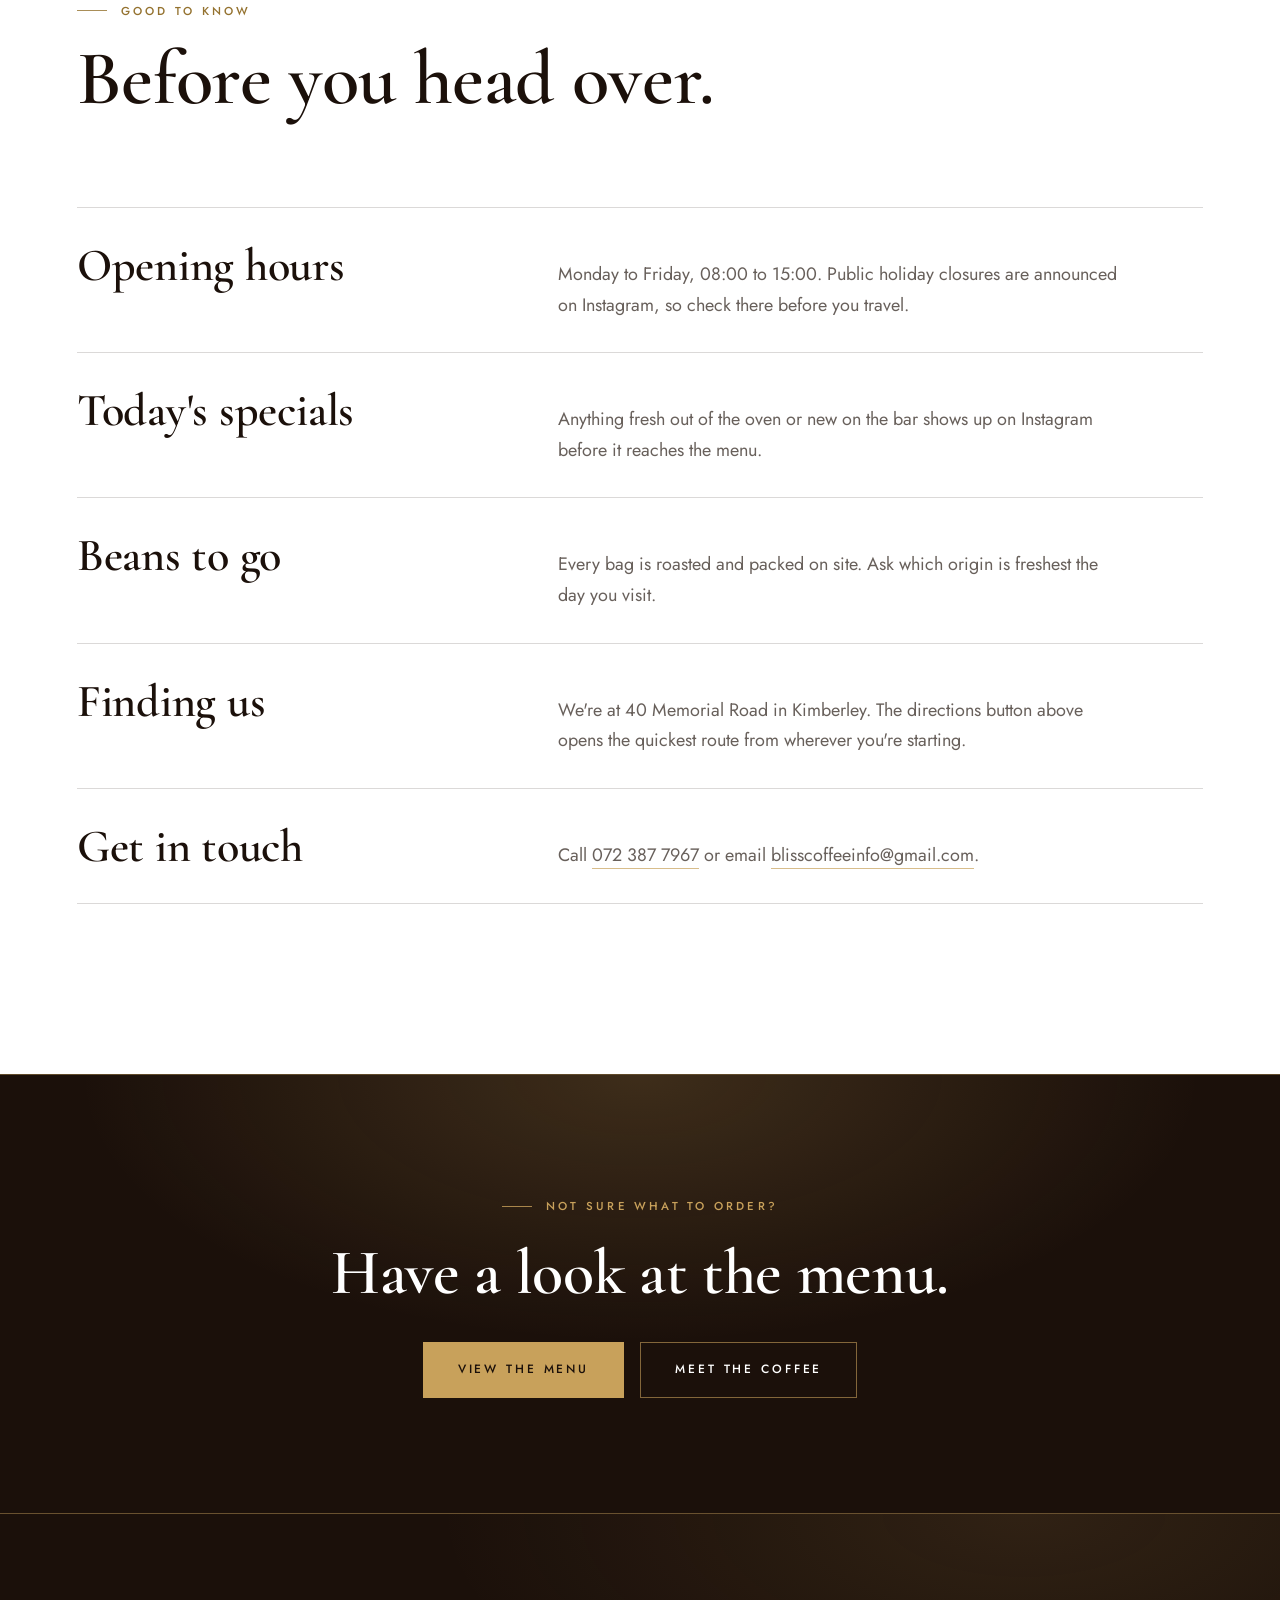
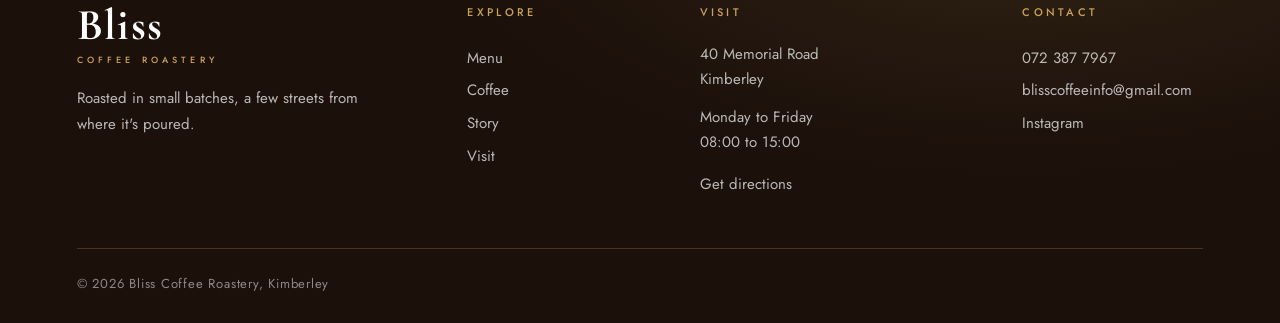
<file: visit.html>
<!DOCTYPE html>
<html lang="en">
<head>
<meta charset="UTF-8">
<meta name="viewport" content="width=device-width, initial-scale=1.0">
<meta name="theme-color" content="#1B100A">
<link rel="icon" href="data:image/svg+xml,%3Csvg xmlns=%27http://www.w3.org/2000/svg%27 viewBox=%270 0 64 64%27%3E%3Crect width=%2764%27 height=%2764%27 rx=%2714%27 fill=%27%231B100A%27/%3E%3Cellipse cx=%2732%27 cy=%2732%27 rx=%2717%27 ry=%2711%27 transform=%27rotate(-40 32 32)%27 fill=%27%23C8A15B%27/%3E%3Cpath d=%27M21 41c6-3 9-8 13-11s7-6 9-8%27 stroke=%27%231B100A%27 stroke-width=%273%27 fill=%27none%27 stroke-linecap=%27round%27/%3E%3C/svg%3E">
<title>Visit | Bliss Coffee Roastery</title>
<meta name="description" content="Visit Bliss Coffee Roastery at 40 Memorial Road, Kimberley. Open Monday to Friday, 08:00 to 15:00.">
<link rel="preconnect" href="https://fonts.googleapis.com">
<link rel="preconnect" href="https://fonts.gstatic.com" crossorigin>
<link href="https://fonts.googleapis.com/css2?family=Cormorant+Garamond:ital,wght@0,400;0,500;0,600;0,700;1,400;1,500;1,600&family=Jost:wght@300;400;500;600&display=swap" rel="stylesheet">
<link rel="stylesheet" href="css/style.css?v=20261042">
<link rel="stylesheet" href="css/theme.css?v=20261042">
</head>
<body>

<div class="grain"></div>

<header class="nav" id="nav">
  <div class="nav__inner">
    <a href="index.html#top" class="nav__mark" aria-label="Bliss Coffee Roastery, home">Bliss<span>Coffee Roastery</span></a>
    <nav class="nav__links">
      <a href="menu.html">Menu</a>
      <a href="coffee.html">Coffee</a>
      <a href="story.html">Story</a>
      <a href="visit.html">Visit</a>
      <a href="visit.html" class="nav__cta">Get Directions</a>
    </nav>
    <button class="nav__toggle" id="navToggle" aria-label="Open menu" aria-expanded="false">
      <span></span><span></span>
    </button>
  </div>
  <nav class="nav__mobile" id="navMobile">
    <a href="menu.html">Menu</a>
    <a href="coffee.html">Coffee</a>
    <a href="story.html">Story</a>
    <a href="visit.html">Visit</a>
    <a href="https://www.instagram.com/blisscoffeeroastery/" target="_blank" rel="noopener">Instagram</a>
  </nav>
</header>

<main>

  <section class="page-banner">
    <img src="assets/images/misty-cup.jpg" alt="A Bliss Coffee cup on the road line, in soft morning mist">
    <div class="page-banner__scrim"></div>
    <div class="page-banner__content">
      <p class="eyebrow reveal">Visit</p>
      <h1 class="reveal">Come say hello.</h1>
    </div>
  </section>

  <section class="visit" id="find-us">
    <div class="visit__inner">
      <p class="eyebrow reveal">Find Us</p>
      <h2 class="reveal">Open weekdays,<br>08:00 to <em>15:00</em>.</h2>
      <p class="visit__address reveal">40 Memorial Road<br>Kimberley</p>
      <dl class="visit__details reveal">
        <div><dt>Hours</dt><dd>Monday to Friday<br>08:00 to 15:00</dd></div>
        <div><dt>Call</dt><dd><a href="tel:+27723877967">072 387 7967</a></dd></div>
        <div><dt>Email</dt><dd><a href="mailto:blisscoffeeinfo@gmail.com">blisscoffeeinfo@gmail.com</a></dd></div>
      </dl>
      <div class="visit__actions reveal">
        <a class="btn" href="https://www.google.com/maps/search/?api=1&query=40+Memorial+Road+Kimberley+Northern+Cape+South+Africa" target="_blank" rel="noopener">Get Directions</a>
        <a class="btn btn--ghost" href="tel:+27723877967">Call Us</a>
        <a class="btn btn--ghost" href="https://www.instagram.com/blisscoffeeroastery/" target="_blank" rel="noopener">Follow on Instagram</a>
        <button class="btn btn--ghost" type="button" data-copy="40 Memorial Road, Kimberley">Copy Address</button>
      </div>
    </div>
    <div class="visit__map reveal-scale">
      <iframe
        src="https://www.google.com/maps?q=40+Memorial+Road+Kimberley+Northern+Cape+South+Africa&output=embed"
        loading="lazy"
        referrerpolicy="no-referrer-when-downgrade"
        title="Map to Bliss Coffee Roastery"></iframe>
    </div>
  </section>

  <section class="section" id="good-to-know">
    <div class="section__head">
      <p class="eyebrow reveal">Good To Know</p>
      <h2 class="reveal">Before you head over.</h2>
    </div>

    <div class="fact-list">
      <div class="fact-list__row reveal">
        <h3>Opening hours</h3>
        <p>Monday to Friday, 08:00 to 15:00. Public holiday closures are announced on Instagram, so check there before you travel.</p>
      </div>
      <div class="fact-list__row reveal">
        <h3>Today's specials</h3>
        <p>Anything fresh out of the oven or new on the bar shows up on Instagram before it reaches the menu.</p>
      </div>
      <div class="fact-list__row reveal">
        <h3>Beans to go</h3>
        <p>Every bag is roasted and packed on site. Ask which origin is freshest the day you visit.</p>
      </div>
      <div class="fact-list__row reveal">
        <h3>Finding us</h3>
        <p>We're at 40 Memorial Road in Kimberley. The directions button above opens the quickest route from wherever you're starting.</p>
      </div>
      <div class="fact-list__row reveal">
        <h3>Get in touch</h3>
        <p>Call <a href="tel:+27723877967">072 387 7967</a> or email <a href="mailto:blisscoffeeinfo@gmail.com">blisscoffeeinfo@gmail.com</a>.</p>
      </div>
    </div>

  </section>

  <section class="cta-band">
    <p class="eyebrow reveal">Not sure what to order?</p>
    <h2 class="reveal">Have a look at the menu.</h2>
    <div class="cta-band__actions reveal">
      <a class="btn" href="menu.html">View The Menu</a>
      <a class="btn btn--ghost" href="coffee.html">Meet The Coffee</a>
    </div>
  </section>

</main>

<footer class="footer">
  <div class="footer__inner">
    <div class="footer__top">
      <div class="footer__brand">
        <a href="index.html#top" class="footer__mark" aria-label="Bliss Coffee Roastery, home">Bliss<span>Coffee Roastery</span></a>
        <p>Roasted in small batches, a few streets from where it's poured.</p>
      </div>
      <nav class="footer__col" aria-label="Explore">
        <h4>Explore</h4>
        <a href="menu.html">Menu</a>
        <a href="coffee.html">Coffee</a>
        <a href="story.html">Story</a>
        <a href="visit.html">Visit</a>
      </nav>
      <div class="footer__col">
        <h4>Visit</h4>
        <p>40 Memorial Road<br>Kimberley</p>
        <p>Monday to Friday<br>08:00 to 15:00</p>
        <a href="https://www.google.com/maps/search/?api=1&query=40+Memorial+Road+Kimberley+Northern+Cape+South+Africa" target="_blank" rel="noopener">Get directions</a>
      </div>
      <div class="footer__col">
        <h4>Contact</h4>
        <a href="tel:+27723877967">072 387 7967</a>
        <a href="mailto:blisscoffeeinfo@gmail.com">blisscoffeeinfo@gmail.com</a>
        <a href="https://www.instagram.com/blisscoffeeroastery/" target="_blank" rel="noopener">Instagram</a>
      </div>
    </div>
    <div class="footer__bottom">
      <p>&copy; 2026 Bliss Coffee Roastery, Kimberley</p>
    </div>
  </div>
</footer>

<script src="js/main.js?v=20261042"></script>
<script src="js/extras.js?v=20261042"></script>
</body>
</html>
</file>
<file: css/style.css>
/* ---------------------------------------------------
   Bliss Coffee Roastery, design tokens
--------------------------------------------------- */
:root {
  --cream:        #FFFFFF;
  --cream-deep:   #F2F6F1;
  --espresso:     #1B100A;
  --espresso-90:  #26170F;
  --mahogany:     #3B2316;
  --coffee:       #6A4126;
  --sage:         #3F5B4A;
  --sage-soft:    #DCE6DC;
  --brass:        #C8A15B;
  --brass-soft:   #E4CD98;
  --brass-deep:   #94722F;
  --tan:          var(--brass);
  --ink:          #21150E;
  --ink-60:       rgba(33, 21, 14, 0.68);
  --ink-40:       rgba(33, 21, 14, 0.45);
  --line:         rgba(33, 21, 14, 0.16);
  --line-soft:    rgba(33, 21, 14, 0.09);
  --paper:        #FFFFFF;

  --serif: 'Cormorant Garamond', 'Iowan Old Style', 'Georgia', serif;
  --sans: 'Jost', 'Helvetica Neue', Arial, sans-serif;

  --ease: cubic-bezier(0.22, 1, 0.36, 1);
  --dur: 0.9s;

  --edge: clamp(24px, 6vw, 96px);
}

* { box-sizing: border-box; }

html {
  scroll-behavior: smooth;
}

body {
  margin: 0;
  background: var(--cream);
  color: var(--ink);
  font-family: var(--sans);
  font-size: 17px;
  line-height: 1.65;
  -webkit-font-smoothing: antialiased;
  overflow-x: hidden;
}

img, video { max-width: 100%; display: block; }

a { color: inherit; text-decoration: none; }

h1, h2, h3 {
  font-family: var(--serif);
  font-weight: 600;
  letter-spacing: -0.005em;
  margin: 0;
  color: var(--espresso);
}

p { margin: 0; }

/* subtle paper grain overlay for warmth */
.grain {
  position: fixed;
  inset: 0;
  z-index: 999;
  pointer-events: none;
  opacity: 0.035;
  mix-blend-mode: multiply;
  background-image: url("data:image/svg+xml,%3Csvg xmlns='http://www.w3.org/2000/svg' width='120' height='120'%3E%3Cfilter id='n'%3E%3CfeTurbulence type='fractalNoise' baseFrequency='0.9' numOctaves='2' stitchTiles='stitch'/%3E%3C/filter%3E%3Crect width='100%25' height='100%25' filter='url(%23n)'/%3E%3C/svg%3E");
}

.eyebrow {
  font-family: var(--sans);
  font-size: 11.5px;
  font-weight: 500;
  letter-spacing: 0.28em;
  text-transform: uppercase;
  color: var(--brass-deep);
  margin: 0 0 20px;
}
.eyebrow::before {
  content: '';
  display: inline-block;
  width: 30px;
  height: 1px;
  background: currentColor;
  vertical-align: middle;
  margin: -3px 14px 0 0;
  opacity: 0.8;
}

/* ---------------------------------------------------
   Reveal animation system
--------------------------------------------------- */
.reveal,
.reveal-scale,
.reveal-word {
  opacity: 0;
}

.reveal {
  transform: translateY(28px);
  transition: opacity var(--dur) var(--ease), transform var(--dur) var(--ease);
}
.reveal.is-visible {
  opacity: 1;
  transform: translateY(0);
}

.reveal-scale {
  transform: scale(1.035);
  transition: opacity 1.1s var(--ease), transform 1.1s var(--ease);
}
.reveal-scale.is-visible {
  opacity: 1;
  transform: scale(1);
}

.reveal-line { display: block; overflow: hidden; }
.reveal-word {
  display: inline-block;
  transform: translateY(110%);
  transition: opacity 0.7s var(--ease) var(--wd, 0s), transform 0.85s var(--ease) var(--wd, 0s);
}
.reveal-word.is-visible {
  opacity: 1;
  transform: translateY(0);
}

@media (prefers-reduced-motion: reduce) {
  .reveal, .reveal-scale, .reveal-word {
    opacity: 1 !important;
    transform: none !important;
    transition: none !important;
  }
  html { scroll-behavior: auto; }
}

/* ---------------------------------------------------
   Nav
--------------------------------------------------- */
.nav {
  position: fixed;
  top: 0; left: 0; right: 0;
  z-index: 100;
  background: transparent;
  transition: background var(--dur) var(--ease), border-color var(--dur) var(--ease);
  border-bottom: 1px solid transparent;
}
.nav.is-scrolled {
  background: rgba(255, 255, 255, 0.94);
  backdrop-filter: blur(12px);
  border-color: rgba(200, 161, 91, 0.45);
  box-shadow: 0 8px 30px rgba(27, 16, 10, 0.06);
}
.nav__inner {
  max-width: 1440px;
  margin: 0 auto;
  padding: 22px var(--edge);
  display: flex;
  align-items: center;
  justify-content: space-between;
}
.nav__mark {
  display: flex;
  flex-direction: column;
  line-height: 1;
  font-family: var(--serif);
  font-size: 32px;
  font-weight: 700;
  letter-spacing: 0.03em;
  color: var(--cream);
  transition: color var(--dur) var(--ease);
}
.nav__mark span {
  font-family: var(--sans);
  font-size: 8.5px;
  font-weight: 500;
  letter-spacing: 0.46em;
  text-transform: uppercase;
  margin-top: 6px;
  color: var(--brass);
}
.nav.is-scrolled .nav__mark span { color: var(--brass-deep); }
.nav.is-scrolled .nav__mark { color: var(--espresso); }

.nav__links {
  display: flex;
  align-items: center;
  gap: 40px;
}
.nav__links a {
  font-size: 12px;
  font-weight: 500;
  letter-spacing: 0.2em;
  text-transform: uppercase;
  color: var(--cream);
  transition: color var(--dur) var(--ease), opacity 0.2s;
  position: relative;
}
.nav.is-scrolled .nav__links a { color: var(--ink); }
.nav__links a:not(.nav__cta)::after {
  content: '';
  position: absolute;
  left: 0; bottom: -6px;
  width: 100%; height: 1px;
  background: currentColor;
  transform: scaleX(0);
  transform-origin: right;
  transition: transform 0.35s var(--ease);
}
.nav__links a:not(.nav__cta):hover::after {
  transform: scaleX(1);
  transform-origin: left;
}
.nav__cta {
  border: 1px solid var(--brass);
  padding: 11px 20px;
  transition: background 0.4s var(--ease), color 0.4s var(--ease), transform 0.25s var(--ease) !important;
}
.nav__links a.nav__cta:hover {
  background: var(--brass);
  color: var(--espresso);
}
.nav__links a.is-current:not(.nav__cta)::after { transform: scaleX(1); transform-origin: left; }

.nav__toggle {
  display: none;
  background: none;
  border: none;
  width: 28px; height: 20px;
  position: relative;
  cursor: pointer;
  padding: 0;
}
.nav__toggle span {
  position: absolute;
  left: 0; right: 0;
  height: 1px;
  background: var(--cream);
  transition: background var(--dur) var(--ease), transform 0.3s var(--ease);
}
.nav.is-scrolled .nav__toggle span { background: var(--ink); }
.nav__toggle span:first-child { top: 4px; }
.nav__toggle span:last-child { bottom: 4px; }
.nav__toggle.is-open span:first-child { transform: translateY(5px) rotate(45deg); }
.nav__toggle.is-open span:last-child { transform: translateY(-5px) rotate(-45deg); }

.nav__mobile {
  display: none;
  flex-direction: column;
  background: var(--cream);
  padding: 8px var(--edge) 28px;
  border-bottom: 1px solid var(--line-soft);
}
.nav__mobile a {
  padding: 16px 0;
  border-top: 1px solid var(--line-soft);
  font-size: 13px;
  letter-spacing: 0.22em;
  text-transform: uppercase;
  color: var(--ink);
}
.nav__mobile.is-open { display: flex; }

/* ---------------------------------------------------
   Hero
--------------------------------------------------- */
.hero {
  position: relative;
  /* Extra scroll distance the sticky panel stays pinned for while the video
     and words progress; released back into normal scroll once this runs out. */
  height: 260vh;
  background: var(--espresso);
}
.hero__sticky {
  position: sticky;
  top: 0;
  height: 100svh;
  min-height: 560px;
  display: flex;
  flex-direction: column;
  align-items: center;
  justify-content: center;
  overflow: hidden;
}
@media (prefers-reduced-motion: reduce) {
  .hero { height: auto; }
  .hero__sticky { position: relative; }
}
.hero__media {
  position: absolute;
  inset: 0;
  z-index: 0;
  will-change: transform;
}
.hero__video {
  width: 100%;
  height: 100%;
  object-fit: cover;
  opacity: 0.85;
}
.hero__scrim {
  position: absolute;
  inset: 0;
  background:
    radial-gradient(ellipse at 50% 42%, rgba(27,16,10,0) 0%, rgba(27,16,10,0.55) 100%),
    linear-gradient(180deg, rgba(27,16,10,0.6) 0%, rgba(27,16,10,0.34) 32%, rgba(27,16,10,0.5) 64%, rgba(27,16,10,0.92) 100%);
}
.hero__content {
  position: relative;
  z-index: 1;
  text-align: center;
  padding: 0 24px;
  color: var(--cream);
}
/* Hero text opacity/position is driven directly from scroll progress each
   frame (like the video), not a one-shot CSS transition, disable the
   transition here so JS updates track the scrollbar exactly, with no lag. */
#hero .reveal,
#hero .reveal-word {
  transition: none;
}
.hero__content .eyebrow {
  color: var(--tan);
}
.hero__title {
  font-size: clamp(62px, min(13.5vw, 19svh), 190px);
  line-height: 0.9;
  font-weight: 600;
  letter-spacing: -0.01em;
  color: var(--cream);
  text-shadow: 0 6px 40px rgba(27, 16, 10, 0.45);
}
.hero__title .reveal-line:nth-child(2) .reveal-word {
  font-style: italic;
  font-weight: 500;
  color: var(--brass-soft);
}
.hero__sub {
  margin: 34px auto 0;
  max-width: 480px;
  font-size: clamp(15px, 1.5vw, 18px);
  letter-spacing: 0.04em;
  color: rgba(255, 255, 255, 0.82);
  transition-delay: 0.15s;
}
.hero__sub::before {
  content: '';
  display: block;
  width: 64px;
  height: 1px;
  background: var(--brass);
  margin: 0 auto 26px;
}
/* ---------------------------------------------------
   Heart: pinned jokes interstitial. The tall video holds the
   middle of the screen; one joke slides in from the dark space
   on each side as the section is scrolled.
--------------------------------------------------- */
.heart {
  position: relative;
  height: 250vh;
  background: var(--espresso);
}
.heart__sticky {
  position: sticky;
  top: 0;
  height: 100svh;
  min-height: 520px;
  overflow: hidden;
}
@media (prefers-reduced-motion: reduce) {
  .heart { height: auto; }
  .heart__sticky { position: relative; }
}
.heart__media {
  position: absolute;
  inset: 0;
  z-index: 0;
  will-change: transform;
}
/* The clip is a tall portrait video: on wide screens show all of it at full
   height (not cropped to a thin slice) and fade its side edges into the
   dark background. Narrow/portrait screens still fill edge to edge. */
.heart__video {
  width: 100%;
  height: 100%;
  object-fit: contain;
  opacity: 0.95;
  -webkit-mask-image: linear-gradient(to right, transparent 0, #000 22%, #000 78%, transparent 100%);
  mask-image: linear-gradient(to right, transparent 0, #000 22%, #000 78%, transparent 100%);
}
.heart__scrim {
  position: absolute;
  inset: 0;
  background: linear-gradient(180deg, rgba(24,16,11,0.35) 0%, rgba(24,16,11,0) 30%, rgba(24,16,11,0) 70%, rgba(24,16,11,0.55) 100%);
}
.heart__content {
  position: absolute;
  inset: 0;
  z-index: 1;
  display: grid;
  /* middle column is exactly the width the video occupies */
  grid-template-columns: 1fr max(calc(100svh * 9 / 16), 292px) 1fr;
  align-items: center;
  padding: 0 var(--edge);
  column-gap: clamp(20px, 3vw, 56px);
  pointer-events: none;
}
.heart__side { max-width: 460px; color: var(--cream); }
.heart__side--left { grid-column: 1; justify-self: end; text-align: right; }
.heart__side--right { grid-column: 3; justify-self: start; text-align: left; }
.heart__eyebrow { color: var(--tan); }
.heart__line,
.heart__eyebrow { opacity: 0; transition: none; }
.heart__line {
  font-family: var(--serif);
  font-weight: 500;
  font-size: clamp(24px, 2.7vw, 46px);
  line-height: 1.22;
  color: var(--cream);
}
.heart__line + .heart__line { margin-top: 0.4em; }
.heart__punch { color: var(--tan); font-style: italic; }
@media (prefers-reduced-motion: reduce) {
  .heart__line, .heart__eyebrow { opacity: 1; }
}

/* Narrow or portrait screens: video fills the screen, one joke above the
   other, centred over it. */
@media (max-aspect-ratio: 4/5), (max-width: 700px) {
  .heart__video {
    object-fit: cover;
    -webkit-mask-image: none;
    mask-image: none;
    opacity: 0.8;
  }
  .heart__scrim {
    background: linear-gradient(180deg, rgba(24,16,11,0.65) 0%, rgba(24,16,11,0.35) 45%, rgba(24,16,11,0.7) 100%);
  }
  .heart__content {
    grid-template-columns: 1fr;
    grid-template-rows: 1fr 1fr;
    padding: 84px 24px 32px;
  }
  .heart__side { max-width: 520px; justify-self: center; text-align: center; align-self: center; }
  .heart__side--left, .heart__side--right { grid-column: 1; }
  .heart__side--left { grid-row: 1; }
  .heart__side--right { grid-row: 2; }
  .heart__line { font-size: clamp(22px, 6vw, 32px); }
}

/* ---------------------------------------------------
   Statement (intro)
--------------------------------------------------- */
.statement {
  padding: clamp(120px, 18vw, 220px) var(--edge);
  max-width: 1100px;
  margin: 0 auto;
}
.statement__text {
  font-family: var(--serif);
  font-size: clamp(28px, 4.6vw, 56px);
  line-height: 1.28;
  font-weight: 400;
  color: var(--espresso);
  text-align: center;
}
.statement .reveal-word { transform: translateY(60%); }

/* ---------------------------------------------------
   Section shells
--------------------------------------------------- */
.section {
  padding: clamp(80px, 12vw, 160px) var(--edge) clamp(40px, 8vw, 80px);
  max-width: 1440px;
  margin: 0 auto;
}
.section--alt {
  background: var(--cream-deep);
  max-width: none;
}
.section--alt > * {
  max-width: 1440px;
  margin-left: auto;
  margin-right: auto;
}
.section__head {
  margin-bottom: clamp(48px, 7vw, 90px);
}
.section__head h2 {
  font-size: clamp(34px, 5.2vw, 68px);
  line-height: 1.08;
}

/* split: image + text, two columns */
.split {
  display: grid;
  grid-template-columns: 1.15fr 0.85fr;
  gap: clamp(28px, 5vw, 72px);
  align-items: center;
  margin-bottom: clamp(48px, 7vw, 90px);
}
.split--reverse { grid-template-columns: 0.85fr 1.15fr; }
.split--reverse .split__media { order: 2; }
.split--reverse .split__text { order: 1; }
.split__media {
  aspect-ratio: 4 / 5;
  overflow: hidden;
  background: var(--line-soft);
}
.split__media img { width: 100%; height: 100%; object-fit: cover; }
.split__text {
  font-size: clamp(16px, 1.6vw, 19px);
  line-height: 1.7;
  color: var(--ink-60);
}
.split__text p + p { margin-top: 20px; }

/* media row: two panels side by side */
.media-row {
  display: grid;
  grid-template-columns: 1.4fr 1fr;
  gap: clamp(16px, 2.4vw, 28px);
}
.media-row__item {
  aspect-ratio: 16 / 10;
  overflow: hidden;
  background: var(--line-soft);
}
.media-row__item img,
.media-row__item video { width: 100%; height: 100%; object-fit: cover; }
.media-row__item--wide { aspect-ratio: 16 / 10; }

/* ---------------------------------------------------
   Mocha: pinned. Video on one side, words on the other; the
   words slide in sideways one by one as the section is scrolled,
   and the page releases once the last word has landed.
--------------------------------------------------- */
.mocha {
  position: relative;
  height: 240vh;
  background: var(--cream-deep);
}
.mocha__sticky {
  position: sticky;
  top: 0;
  height: 100svh;
  min-height: 520px;
  overflow: hidden;
  display: grid;
  grid-template-columns: auto minmax(0, 1fr);
  align-items: center;
  column-gap: clamp(40px, 7vw, 120px);
  max-width: 1440px;
  margin: 0 auto;
  padding: 90px var(--edge) 40px;
}
.mocha__frame {
  height: min(70svh, 640px);
  aspect-ratio: 9 / 16;
  overflow: hidden;
  background: var(--espresso-90);
  box-shadow: 0 24px 60px rgba(36, 24, 17, 0.22);
  will-change: transform;
}
.mocha__video {
  width: 100%;
  height: 100%;
  object-fit: cover;
  will-change: transform;
}
.mocha__copy { max-width: 700px; }
.mocha__words {
  font-family: var(--serif);
  font-weight: 500;
  font-size: clamp(32px, 4.4vw, 68px);
  line-height: 1.14;
  letter-spacing: -0.015em;
  color: var(--espresso);
}
.mocha__word {
  display: inline-block;
  opacity: 0;
  will-change: transform, opacity;
}
.mocha__word--accent { color: var(--sage); font-style: italic; }
@media (prefers-reduced-motion: reduce) {
  .mocha { height: auto; }
  .mocha__sticky { position: relative; height: auto; padding-top: 80px; padding-bottom: 80px; }
  .mocha__word { opacity: 1; }
}

/* ruled two-column list: label on the left, short description on the right */
.fact-list { margin-bottom: clamp(48px, 7vw, 90px); }
.fact-list__row {
  display: grid;
  grid-template-columns: 0.8fr 1.2fr;
  gap: clamp(16px, 4vw, 64px);
  align-items: baseline;
  padding: clamp(20px, 2.6vw, 32px) 0;
  border-top: 1px solid var(--line);
}
.fact-list__row:last-child { border-bottom: 1px solid var(--line); }
.fact-list__row h3 { font-size: clamp(24px, 3vw, 40px); line-height: 1.1; }
.fact-list__row p {
  font-size: clamp(16px, 1.5vw, 18px);
  line-height: 1.7;
  color: var(--ink-60);
  max-width: 560px;
}

.section--tight-top { padding-top: clamp(48px, 6vw, 80px); }
.section--tight-top .gallery { margin-top: 0; }

/* full-width landscape video panel, with a short caption below */
.video-feature {
  margin-bottom: clamp(48px, 7vw, 90px);
}
.video-feature__frame {
  aspect-ratio: 16 / 9;
  overflow: hidden;
  background: var(--espresso-90);
}
.video-feature__frame video { width: 100%; height: 100%; object-fit: cover; }
.video-feature__caption {
  display: flex;
  justify-content: space-between;
  align-items: baseline;
  gap: 24px;
  margin-top: 20px;
  padding-top: 16px;
  border-top: 1px solid var(--line);
}
.video-feature__caption .eyebrow { margin: 0; }
.video-feature__caption p:last-child {
  font-size: 14px;
  color: var(--ink-60);
  text-align: right;
}

/* gallery: three-up */
.gallery {
  display: grid;
  grid-template-columns: repeat(3, 1fr);
  gap: clamp(14px, 2vw, 24px);
  margin-top: clamp(48px, 7vw, 90px);
}
.gallery__item { aspect-ratio: 4 / 5; overflow: hidden; background: var(--line-soft); }
.gallery__item img { width: 100%; height: 100%; object-fit: cover; transition: transform 0.9s var(--ease); }
.gallery__item:hover img { transform: scale(1.045); }

.split__media, .media-row__item, .feature {
  transition: transform 0.9s var(--ease);
}

/* ---------------------------------------------------
   Visit
--------------------------------------------------- */
.visit {
  display: grid;
  grid-template-columns: 1fr 1fr;
  min-height: 640px;
  background: var(--espresso);
  color: var(--cream);
}
.visit__inner {
  padding: clamp(64px, 8vw, 120px) var(--edge);
  display: flex;
  flex-direction: column;
  justify-content: center;
}
.visit .eyebrow { color: var(--tan); }
.visit h2 {
  color: var(--cream);
  font-size: clamp(34px, 4.4vw, 60px);
  line-height: 1.1;
}
.visit__address {
  margin-top: 28px;
  font-size: 18px;
  line-height: 1.7;
  color: rgba(255, 255, 255, 0.78);
}
.visit__actions {
  margin-top: 40px;
  display: flex;
  gap: 16px;
  flex-wrap: wrap;
}
.visit__map {
  position: relative;
  min-height: 320px;
}
.visit__map iframe {
  position: absolute;
  inset: 0;
  width: 100%;
  height: 100%;
  border: 0;
  filter: grayscale(0.35) contrast(1.05);
}

/* ---------------------------------------------------
   Buttons
--------------------------------------------------- */
.btn {
  display: inline-flex;
  align-items: center;
  gap: 10px;
  padding: 15px 28px;
  font-size: 13px;
  font-weight: 500;
  letter-spacing: 0.06em;
  text-transform: uppercase;
  border: 1px solid var(--cream);
  color: var(--espresso);
  background: var(--cream);
  transition: background 0.35s var(--ease), color 0.35s var(--ease), border-color 0.35s var(--ease);
}
.btn:hover { background: transparent; color: var(--cream); }
.btn--ghost {
  background: transparent;
  color: var(--cream);
  border-color: rgba(255, 255, 255, 0.4);
}
.btn--ghost:hover { border-color: var(--cream); background: rgba(255, 255, 255,0.08); }

/* ---------------------------------------------------
   Page banner, static header for the secondary pages
   (Menu, Coffee, Story, Visit); the pinned scroll treatment
   stays unique to the homepage hero.
--------------------------------------------------- */
.page-banner {
  position: relative;
  height: 64vh;
  min-height: 420px;
  display: flex;
  align-items: flex-end;
  overflow: hidden;
  background: var(--espresso);
}
.page-banner img {
  position: absolute;
  inset: 0;
  width: 100%;
  height: 100%;
  object-fit: cover;
  opacity: 0.82;
}
.page-banner__scrim {
  position: absolute;
  inset: 0;
  background: linear-gradient(180deg, rgba(24,16,11,0.3) 0%, rgba(24,16,11,0.2) 45%, rgba(24,16,11,0.88) 100%);
}
.page-banner__content {
  position: relative;
  z-index: 1;
  width: 100%;
  max-width: 1440px;
  margin: 0 auto;
  padding: 0 var(--edge) 56px;
  color: var(--cream);
}
.page-banner .eyebrow { color: var(--tan); }
.page-banner h1 {
  font-size: clamp(38px, 6.4vw, 86px);
  line-height: 1.03;
  color: var(--cream);
}

/* ---------------------------------------------------
   Menu page
--------------------------------------------------- */
.menu-intro {
  display: grid;
  grid-template-columns: 1fr 1fr;
  gap: clamp(32px, 5vw, 72px);
  align-items: center;
  margin-bottom: clamp(56px, 8vw, 110px);
}
.menu-intro__frame {
  width: clamp(200px, 22vw, 280px);
  aspect-ratio: 9 / 16;
  overflow: hidden;
  background: var(--espresso-90);
  justify-self: end;
}
.menu-intro__frame video { width: 100%; height: 100%; object-fit: cover; }
.menu-intro__text {
  font-size: clamp(16px, 1.6vw, 19px);
  line-height: 1.7;
  color: var(--ink-60);
}

.menu-category {
  margin-bottom: clamp(64px, 9vw, 120px);
}
.menu-category__head {
  display: flex;
  align-items: baseline;
  justify-content: space-between;
  gap: 24px;
  margin-bottom: clamp(32px, 4vw, 48px);
  border-bottom: 1px solid var(--line);
  padding-bottom: 18px;
}
.menu-category__head h3 {
  font-size: clamp(24px, 2.8vw, 34px);
}
.menu-category__note {
  font-size: 13px;
  color: var(--ink-60);
  white-space: nowrap;
}
.menu-grid {
  display: grid;
  grid-template-columns: repeat(3, 1fr);
  gap: clamp(20px, 3vw, 36px);
}
.menu-grid__item { text-align: left; }
.menu-grid__media {
  aspect-ratio: 4 / 5;
  overflow: hidden;
  background: var(--line-soft);
  margin-bottom: 16px;
}
.menu-grid__media img { width: 100%; height: 100%; object-fit: cover; transition: transform 0.9s var(--ease); }
.menu-grid__item:hover .menu-grid__media img { transform: scale(1.045); }
.menu-grid__item h4 {
  font-family: var(--serif);
  font-size: 19px;
  font-weight: 500;
  color: var(--espresso);
  margin-bottom: 6px;
}
.menu-grid__item p {
  font-size: 14px;
  line-height: 1.6;
  color: var(--ink-60);
}

.menu-note {
  max-width: 640px;
  margin: 0 auto;
  padding: clamp(48px, 7vw, 80px) var(--edge);
  text-align: center;
  font-size: 14px;
  line-height: 1.7;
  color: var(--ink-60);
}

/* ---------------------------------------------------
   Cross-page CTA band
--------------------------------------------------- */
.cta-band {
  background: var(--espresso);
  color: var(--cream);
  text-align: center;
  padding: clamp(64px, 9vw, 120px) var(--edge);
}
.cta-band .eyebrow { color: var(--tan); }
.cta-band h2 {
  color: var(--cream);
  font-size: clamp(30px, 4vw, 52px);
  line-height: 1.15;
  margin-bottom: 32px;
}
.cta-band__actions {
  display: flex;
  gap: 16px;
  justify-content: center;
  flex-wrap: wrap;
}

/* ---------------------------------------------------
   Footer
--------------------------------------------------- */
.footer {
  background: var(--espresso);
  color: rgba(255, 255, 255, 0.6);
  border-top: 1px solid rgba(255, 255, 255, 0.1);
}
.footer__inner {
  max-width: 1440px;
  margin: 0 auto;
  padding: 40px var(--edge);
  display: flex;
  align-items: center;
  justify-content: space-between;
  flex-wrap: wrap;
  gap: 24px;
}
.footer__mark {
  font-family: var(--serif);
  font-size: 20px;
  color: var(--cream);
}
.footer__links { display: flex; gap: 28px; flex-wrap: wrap; }
.footer__links a {
  font-size: 12px;
  letter-spacing: 0.06em;
  text-transform: uppercase;
  transition: color 0.25s;
}
.footer__links a:hover { color: var(--cream); }
.footer__meta { font-size: 12px; }

/* ---------------------------------------------------
   Responsive
--------------------------------------------------- */
@media (max-width: 900px) {
  .nav__links { display: none; }
  .nav__toggle { display: block; }

  .split, .split--reverse {
    grid-template-columns: 1fr;
  }
  .split--reverse .split__media,
  .split--reverse .split__text { order: initial; }
  .split__media { aspect-ratio: 4 / 3; }

  .media-row { grid-template-columns: 1fr; }
  .media-row__item, .media-row__item--wide { aspect-ratio: 4 / 3; }

  .gallery { grid-template-columns: repeat(2, 1fr); }
  .gallery__item:last-child { grid-column: span 2; aspect-ratio: 16/9; }

  .mocha__sticky { grid-template-columns: 1fr; row-gap: 22px; justify-items: start; align-content: center; padding-top: 84px; }
  .mocha__frame { height: min(42svh, 360px); }
  .mocha__words { font-size: clamp(26px, 6.6vw, 38px); }
  .fact-list__row { grid-template-columns: 1fr; gap: 8px; }

  .video-feature__caption { flex-direction: column; align-items: flex-start; gap: 6px; }
  .video-feature__caption p:last-child { text-align: left; }

  .visit { grid-template-columns: 1fr; }
  .visit__map { min-height: 340px; }

  .menu-intro { grid-template-columns: 1fr; }
  .menu-intro__frame { justify-self: start; width: 100%; max-width: 240px; }
  .menu-grid { grid-template-columns: repeat(2, 1fr); }
  .menu-category__head { flex-direction: column; align-items: flex-start; gap: 8px; }

  .footer__inner { flex-direction: column; align-items: flex-start; }
}

@media (max-width: 520px) {
  .hero__title { font-size: clamp(44px, 15vw, 72px); }
  .statement__text { font-size: 24px; }
  .menu-grid { grid-template-columns: 1fr; }
}
</file>
<file: css/theme.css>
/* ---------------------------------------------------
   Bliss Coffee Roastery: premium theme layer.
   Loads after style.css. Refines type, colour and details,
   and holds the styles for the interactive features.
--------------------------------------------------- */
:root { --nav-h: 80px; }

/* ---------- Page entrance / exit ---------- */
@keyframes pageIn { from { opacity: 0; } to { opacity: 1; } }
body { animation: pageIn 0.8s var(--ease) both; }
html.page-leaving body { opacity: 0; transition: opacity 0.3s ease; }

.nav__inner { padding-top: 16px; padding-bottom: 16px; }

/* ---------- Headings with an italic accent word ---------- */
h1 em, h2 em { font-style: italic; font-weight: 500; color: var(--sage); }
.cta-band h2 em, .visit h2 em, .page-banner h1 em { color: var(--brass-soft); }

/* ---------- Larger serif sizes (Cormorant runs small) ---------- */
.section__head h2 { font-size: clamp(42px, 6vw, 90px); line-height: 1; }
.statement__text { font-size: clamp(32px, 5vw, 66px); line-height: 1.2; font-weight: 500; }
.heart__line { font-size: clamp(26px, 3vw, 52px); line-height: 1.12; }
.mocha__words { font-size: clamp(38px, 5.2vw, 82px); line-height: 1.04; }
.page-banner h1 { font-size: clamp(48px, 7.6vw, 118px); line-height: 0.98; }
.visit h2 { font-size: clamp(40px, 5vw, 70px); }
.cta-band h2 { font-size: clamp(38px, 5vw, 68px); }
.fact-list__row h3 { font-size: clamp(30px, 3.6vw, 50px); }
.menu-category__head h3 { font-size: clamp(30px, 3.4vw, 44px); }
.menu-grid__item h4 { font-size: 25px; }
.visit__address { font-family: var(--serif); font-style: italic; font-size: clamp(24px, 2.4vw, 32px); line-height: 1.35; }

/* ---------- Statement ---------- */
.ornament { display: block; margin: 0 auto 36px; color: var(--brass-deep); }
.statement { text-align: center; }
.statement .reveal-word:nth-child(5n+2) { font-style: italic; color: var(--sage); }

/* ---------- Ticker band ---------- */
.ticker {
  background: var(--espresso);
  border-top: 1px solid rgba(200, 161, 91, 0.45);
  border-bottom: 1px solid rgba(200, 161, 91, 0.45);
  overflow: hidden;
  padding: 11px 0;
}
.ticker__track { display: flex; width: max-content; animation: marquee 60s linear infinite; }
.ticker:hover .ticker__track { animation-play-state: paused; }
.ticker__group { display: flex; align-items: center; flex: 0 0 auto; }
.ticker__group span {
  font-family: var(--serif);
  font-style: italic;
  font-weight: 500;
  font-size: clamp(17px, 1.7vw, 23px);
  color: var(--brass-soft);
  padding: 0 clamp(18px, 2.4vw, 36px);
  white-space: nowrap;
}
.ticker__group i {
  width: 5px; height: 5px;
  background: var(--brass);
  transform: rotate(45deg);
  flex: 0 0 auto;
}
@keyframes marquee { to { transform: translateX(-50%); } }

/* ---------- Richer alt sections ---------- */
.section--alt {
  background:
    radial-gradient(900px 420px at 88% 0%, rgba(200, 161, 91, 0.10), transparent 62%),
    linear-gradient(180deg, #F7F9F6 0%, #EDF2EC 100%);
  border-top: 1px solid rgba(200, 161, 91, 0.45);
  border-bottom: 1px solid rgba(200, 161, 91, 0.45);
}
.mocha { background: linear-gradient(180deg, #EDF2EC 0%, #E3EBE2 100%); }

/* ---------- Framed imagery with a refined hover ---------- */
.split__media, .media-row__item, .gallery__item, .menu-grid__media { position: relative; }
.split__media::after, .media-row__item::after, .gallery__item::after, .menu-grid__media::after {
  content: '';
  position: absolute;
  inset: 14px;
  border: 1px solid rgba(255, 255, 255, 0.7);
  opacity: 0;
  transform: scale(1.03);
  transition: opacity 0.5s var(--ease), transform 0.6s var(--ease);
  pointer-events: none;
  z-index: 2;
}
.split__media:hover::after, .media-row__item:hover::after, .gallery__item:hover::after, .menu-grid__media:hover::after {
  opacity: 1;
  transform: scale(1);
}

/* image tilt (driven by JS through custom properties), mouse screens only */
@media (hover: hover) and (pointer: fine) {
  .split__media img, .media-row__item img, .gallery__item img, .menu-grid__media img {
    transform: perspective(900px) rotateX(var(--rx, 0deg)) rotateY(var(--ry, 0deg));
    transition: transform 0.6s var(--ease);
    will-change: transform;
  }
}

/* ---------- Buttons ---------- */
.btn {
  position: relative;
  display: inline-flex;
  align-items: center;
  justify-content: center;
  gap: 10px;
  padding: 17px 34px;
  font-family: var(--sans);
  font-size: 12px;
  font-weight: 500;
  letter-spacing: 0.24em;
  text-transform: uppercase;
  background: var(--brass);
  color: var(--espresso);
  border: 1px solid var(--brass);
  cursor: pointer;
  transition: background 0.45s var(--ease), color 0.45s var(--ease), border-color 0.45s var(--ease), transform 0.25s var(--ease);
}
.btn:hover { background: transparent; color: var(--brass-soft); }
.btn--ghost { background: transparent; color: var(--cream); border-color: rgba(200, 161, 91, 0.6); }
.btn--ghost:hover { background: rgba(200, 161, 91, 0.14); border-color: var(--brass); color: var(--brass-soft); }
.btn--outline { background: transparent; color: var(--espresso); border-color: var(--espresso); }
.btn--outline:hover { background: var(--espresso); color: var(--brass-soft); border-color: var(--espresso); }
.lab .btn:hover, .quiz .btn:hover { background: var(--espresso); color: var(--brass-soft); border-color: var(--espresso); }
.lab .btn--outline:hover, .quiz .btn--outline:hover { background: var(--espresso); }

/* ---------- Dark panels ---------- */
.visit {
  background:
    radial-gradient(700px 420px at 12% 0%, rgba(200, 161, 91, 0.16), transparent 65%),
    var(--espresso);
}
.cta-band {
  background:
    radial-gradient(800px 380px at 50% 0%, rgba(200, 161, 91, 0.2), transparent 70%),
    var(--espresso);
  border-top: 1px solid rgba(200, 161, 91, 0.4);
}
.cta-band .eyebrow { display: inline-block; }
.page-banner__scrim {
  background: linear-gradient(180deg, rgba(27,16,10,0.4) 0%, rgba(27,16,10,0.2) 45%, rgba(27,16,10,0.92) 100%);
}

/* ---------- Fact list ---------- */
.fact-list__row { position: relative; transition: padding-left 0.5s var(--ease); }
.fact-list__row::before {
  content: '';
  position: absolute;
  left: 0; top: -1px;
  height: 1px; width: 0;
  background: var(--brass);
  transition: width 0.7s var(--ease);
}
.fact-list__row:hover { padding-left: 14px; }
.fact-list__row:hover::before { width: 100%; }

/* ---------- Footer ---------- */
.footer {
  background:
    radial-gradient(900px 400px at 80% 0%, rgba(200, 161, 91, 0.12), transparent 65%),
    var(--espresso);
  border-top: 1px solid rgba(200, 161, 91, 0.45);
  color: rgba(255, 255, 255, 0.7);
}
.footer__inner { display: block; max-width: 1440px; padding: clamp(56px, 7vw, 96px) var(--edge) 28px; }
.footer__top {
  display: grid;
  grid-template-columns: 1.5fr 0.8fr 1.2fr 0.8fr;
  gap: clamp(28px, 4vw, 64px);
  padding-bottom: 48px;
}
.footer__mark {
  display: inline-flex;
  flex-direction: column;
  line-height: 1;
  font-family: var(--serif);
  font-size: 44px;
  font-weight: 700;
  letter-spacing: 0.03em;
  color: var(--cream);
}
.footer__mark span {
  font-family: var(--sans);
  font-size: 9px;
  font-weight: 500;
  letter-spacing: 0.46em;
  text-transform: uppercase;
  color: var(--brass);
  margin-top: 8px;
}
.footer__brand p { margin-top: 22px; max-width: 300px; font-size: 15px; line-height: 1.7; }
.footer__col h4 {
  font-family: var(--sans);
  font-size: 11px;
  font-weight: 500;
  letter-spacing: 0.3em;
  text-transform: uppercase;
  color: var(--brass);
  margin: 0 0 20px;
}
.footer__col p { font-size: 15px; line-height: 1.7; margin-bottom: 12px; }
.footer__col a { display: block; padding: 4px 0; font-size: 15px; transition: color 0.3s, transform 0.3s var(--ease); }
.footer__col a:hover { color: var(--brass-soft); transform: translateX(4px); }
.footer__bottom {
  border-top: 1px solid rgba(200, 161, 91, 0.25);
  padding-top: 24px;
  font-size: 13px;
  letter-spacing: 0.06em;
  color: rgba(255, 255, 255, 0.5);
}

/* ---------- Scroll progress + back to top ---------- */
.to-top {
  position: fixed;
  right: clamp(16px, 2.4vw, 32px);
  bottom: clamp(16px, 2.4vw, 32px);
  z-index: 160;
  width: 56px; height: 56px;
  border: none;
  border-radius: 50%;
  background: var(--espresso);
  color: var(--brass-soft);
  cursor: pointer;
  display: grid;
  place-items: center;
  opacity: 0;
  visibility: hidden;
  transform: translateY(12px);
  transition: opacity 0.4s, transform 0.4s var(--ease), visibility 0.4s, background 0.3s;
  box-shadow: 0 10px 30px rgba(27, 16, 10, 0.3);
}
.to-top.is-shown { opacity: 1; visibility: visible; transform: none; }
.to-top:hover { background: var(--mahogany); }
.to-top svg { position: absolute; inset: 0; width: 100%; height: 100%; transform: rotate(-90deg); }
.to-top circle { fill: none; stroke-width: 2; }
.to-top .to-top__bg { stroke: rgba(228, 205, 152, 0.25); }
.to-top .to-top__fg { stroke: var(--brass); stroke-dasharray: 163.4; stroke-dashoffset: 163.4; }
.to-top svg.to-top__arrow { position: relative; inset: auto; width: 18px; height: 18px; transform: none; }
.menu-intro__frame { position: relative; }

/* ---------- Coffee-bean cursor ---------- */
html, body {
  cursor: url("data:image/svg+xml,%3Csvg xmlns='http://www.w3.org/2000/svg' width='32' height='32' viewBox='0 0 32 32'%3E%3Cellipse cx='16' cy='16' rx='11' ry='7' transform='rotate(-40 16 16)' fill='%233B2316' stroke='%23C8A15B' stroke-width='1.6'/%3E%3Cpath d='M8.5 21.5c4-1.5 6.500-4.500 9-7s4.500-3.500 6-5' fill='none' stroke='%23E4CD98' stroke-width='1.6' stroke-linecap='round'/%3E%3C/svg%3E") 16 16, auto;
}
a, button, input[type="range"], label, .btn, .quiz__opt, .fav, .seg__btn, .is-zoomable, .picks__close, .lightbox__btn {
  cursor: url("data:image/svg+xml,%3Csvg xmlns='http://www.w3.org/2000/svg' width='40' height='40' viewBox='0 0 40 40'%3E%3Cellipse cx='20' cy='20' rx='14' ry='9' transform='rotate(-40 20 20)' fill='%23C8A15B' stroke='%231B100A' stroke-width='1.8'/%3E%3Cpath d='M10.500 27c5-2 8-5.500 11.500-9s5.500-4.500 7.500-6.500' fill='none' stroke='%231B100A' stroke-width='2' stroke-linecap='round'/%3E%3C/svg%3E") 20 20, pointer;
}

/* ---------- Lightbox ---------- */
.lightbox {
  position: fixed;
  inset: 0;
  z-index: 2000;
  background: rgba(18, 10, 6, 0.96);
  display: grid;
  place-items: center;
  opacity: 0;
  visibility: hidden;
  transition: opacity 0.35s, visibility 0.35s;
}
.lightbox.is-open { opacity: 1; visibility: visible; }
.lightbox__img {
  max-width: min(92vw, 1100px);
  max-height: 78vh;
  object-fit: contain;
  box-shadow: 0 30px 90px rgba(0, 0, 0, 0.55);
  transform: scale(0.96);
  transition: transform 0.5s var(--ease), opacity 0.25s;
}
.lightbox.is-open .lightbox__img { transform: scale(1); }
.lightbox__img.is-swapping { opacity: 0; }
.lightbox__cap {
  position: absolute;
  left: 0; right: 0; bottom: 30px;
  text-align: center;
  padding: 0 24px;
  font-family: var(--serif);
  font-style: italic;
  font-size: clamp(18px, 2vw, 24px);
  color: rgba(255, 255, 255, 0.85);
}
.lightbox__count {
  position: absolute;
  top: 28px; left: 30px;
  font-size: 12px;
  letter-spacing: 0.3em;
  color: var(--brass);
}
.lightbox__btn {
  position: absolute;
  width: 54px; height: 54px;
  border-radius: 50%;
  border: 1px solid rgba(200, 161, 91, 0.6);
  background: transparent;
  color: var(--brass-soft);
  font-size: 22px;
  cursor: pointer;
  display: grid;
  place-items: center;
  transition: background 0.3s, color 0.3s;
}
.lightbox__btn:hover { background: var(--brass); color: var(--espresso); }
.lightbox__btn--close { top: 20px; right: 24px; }
.lightbox__btn--prev { left: 24px; top: 50%; margin-top: -27px; }
.lightbox__btn--next { right: 24px; top: 50%; margin-top: -27px; }

/* ---------- Toast ---------- */
.toast {
  position: fixed;
  left: 50%;
  top: calc(var(--nav-h) + 16px);
  z-index: 2100;
  max-width: calc(100vw - 32px);
  text-align: center;
  transform: translate(-50%, -20px);
  background: var(--espresso);
  color: var(--cream);
  border: 1px solid rgba(200, 161, 91, 0.6);
  padding: 14px 26px;
  font-size: 13px;
  letter-spacing: 0.1em;
  opacity: 0;
  visibility: hidden;
  transition: opacity 0.35s, transform 0.45s var(--ease), visibility 0.35s;
}
.toast.is-shown { opacity: 1; visibility: visible; transform: translate(-50%, 0); }

/* ---------- Menu: section tabs ---------- */
.menu-tabs {
  position: sticky;
  top: var(--nav-h);
  z-index: 90;
  background: rgba(255, 255, 255, 0.95);
  backdrop-filter: blur(10px);
  border-bottom: 1px solid rgba(200, 161, 91, 0.45);
}
.menu-tabs__inner {
  max-width: 1440px;
  margin: 0 auto;
  padding: 0 var(--edge);
  display: flex;
  gap: clamp(22px, 4vw, 56px);
  overflow-x: auto;
  scrollbar-width: none;
}
.menu-tabs__inner::-webkit-scrollbar { display: none; }
.menu-tabs a {
  position: relative;
  flex: 0 0 auto;
  padding: 20px 0;
  font-size: 12px;
  font-weight: 500;
  letter-spacing: 0.24em;
  text-transform: uppercase;
  color: var(--ink-60);
  transition: color 0.3s;
}
.menu-tabs a::after {
  content: '';
  position: absolute;
  left: 0; right: 0; bottom: -1px;
  height: 2px;
  background: var(--brass);
  transform: scaleX(0);
  transition: transform 0.45s var(--ease);
}
.menu-tabs a:hover, .menu-tabs a.is-active { color: var(--espresso); }
.menu-tabs a.is-active::after { transform: scaleX(1); }
.menu-category, .menu-intro { scroll-margin-top: calc(var(--nav-h) + 76px); }

/* ---------- Menu: my picks ---------- */
.fav {
  position: absolute;
  top: 14px; right: 14px;
  z-index: 3;
  width: 44px; height: 44px;
  border-radius: 50%;
  border: 1px solid rgba(255, 255, 255, 0.75);
  background: rgba(27, 16, 10, 0.5);
  backdrop-filter: blur(4px);
  color: var(--cream);
  display: grid;
  place-items: center;
  cursor: pointer;
  transition: background 0.3s, color 0.3s, transform 0.3s var(--ease), border-color 0.3s;
}
.fav svg { width: 20px; height: 20px; fill: none; stroke: currentColor; stroke-width: 1.6; transition: fill 0.3s, transform 0.4s var(--ease); }
.fav:hover { transform: scale(1.08); }
.fav[aria-pressed="true"] { background: var(--brass); border-color: var(--brass); color: var(--espresso); }
.fav[aria-pressed="true"] svg { fill: currentColor; transform: scale(1.1); }

.picks-btn {
  position: fixed;
  left: clamp(16px, 2.4vw, 32px);
  bottom: clamp(16px, 2.4vw, 32px);
  z-index: 160;
  display: inline-flex;
  align-items: center;
  gap: 12px;
  padding: 15px 24px;
  background: var(--espresso);
  color: var(--brass-soft);
  border: 1px solid rgba(200, 161, 91, 0.6);
  font-family: var(--sans);
  font-size: 12px;
  letter-spacing: 0.22em;
  text-transform: uppercase;
  cursor: pointer;
  box-shadow: 0 10px 30px rgba(27, 16, 10, 0.3);
  transition: background 0.3s, transform 0.3s var(--ease);
}
.picks-btn:hover { background: var(--mahogany); }
.picks-btn b {
  min-width: 24px; height: 24px;
  display: inline-grid; place-items: center;
  background: var(--brass); color: var(--espresso);
  border-radius: 50%;
  font-size: 12px; letter-spacing: 0;
}
.picks-btn.is-bump { animation: bump 0.5s var(--ease); }
@keyframes bump { 40% { transform: scale(1.1); } }

.picks {
  position: fixed;
  inset: 0;
  z-index: 1800;
  visibility: hidden;
}
.picks.is-open { visibility: visible; }
.picks__backdrop {
  position: absolute; inset: 0;
  background: rgba(18, 10, 6, 0.55);
  opacity: 0;
  transition: opacity 0.4s;
}
.picks.is-open .picks__backdrop { opacity: 1; }
.picks__panel {
  position: absolute;
  top: 0; right: 0; bottom: 0;
  width: min(420px, 92vw);
  background: var(--paper);
  border-left: 1px solid rgba(200, 161, 91, 0.6);
  padding: 34px 30px;
  display: flex;
  flex-direction: column;
  transform: translateX(100%);
  transition: transform 0.55s var(--ease);
}
.picks.is-open .picks__panel { transform: none; }
.picks__head { display: flex; justify-content: space-between; align-items: baseline; margin-bottom: 8px; }
.picks__head h3 { font-size: 38px; }
.picks__close { background: none; border: none; font-size: 30px; line-height: 1; cursor: pointer; color: var(--espresso); }
.picks__sub { font-size: 14px; color: var(--ink-60); margin-bottom: 22px; }
.picks__list { list-style: none; margin: 0; padding: 0; flex: 1; overflow-y: auto; }
.picks__list li {
  display: flex;
  justify-content: space-between;
  align-items: center;
  padding: 16px 0;
  border-top: 1px solid var(--line);
  font-family: var(--serif);
  font-size: 26px;
  font-weight: 600;
  color: var(--espresso);
}
.picks__list li small { display: block; font-family: var(--sans); font-size: 11px; letter-spacing: 0.22em; text-transform: uppercase; color: var(--brass-deep); font-weight: 500; }
.picks__list button { background: none; border: none; cursor: pointer; font-size: 22px; color: var(--ink-40); }
.picks__list button:hover { color: var(--espresso); }
.picks__empty { padding: 28px 0; font-size: 15px; color: var(--ink-60); border-top: 1px solid var(--line); }
.picks__actions { display: flex; gap: 12px; padding-top: 22px; border-top: 1px solid var(--line); }
.picks__actions .btn { flex: 1; padding: 15px 12px; }

/* ---------- Coffee finder quiz ---------- */
.quiz {
  max-width: 920px;
  background: var(--paper);
  border: 1px solid rgba(200, 161, 91, 0.55);
  box-shadow: 0 24px 60px rgba(27, 16, 10, 0.08);
}
.quiz__bar { height: 3px; background: var(--line-soft); }
.quiz__bar span { display: block; height: 100%; width: 0; background: var(--brass); transition: width 0.7s var(--ease); }
.quiz__stage { padding: clamp(28px, 4.5vw, 64px); min-height: 360px; display: flex; flex-direction: column; justify-content: center; }
.quiz__step { animation: stepIn 0.7s var(--ease) both; }
@keyframes stepIn { from { opacity: 0; transform: translateY(18px); } to { opacity: 1; transform: none; } }
.quiz__count { font-size: 11.5px; font-weight: 500; letter-spacing: 0.28em; text-transform: uppercase; color: var(--brass-deep); margin-bottom: 18px; }
.quiz__q { font-size: clamp(30px, 4vw, 52px); line-height: 1.05; margin-bottom: 32px; }
.quiz__opts { display: grid; grid-template-columns: repeat(2, 1fr); gap: 14px; }
.quiz__opt {
  text-align: left;
  padding: 22px 24px;
  background: transparent;
  border: 1px solid var(--line);
  font-family: var(--sans);
  font-size: 16px;
  color: var(--ink);
  cursor: pointer;
  transition: border-color 0.3s, background 0.3s, transform 0.3s var(--ease);
}
.quiz__opt strong { display: block; font-family: var(--serif); font-size: 26px; font-weight: 600; color: var(--espresso); margin-bottom: 4px; }
.quiz__opt:hover { border-color: var(--brass); background: rgba(200, 161, 91, 0.12); transform: translateY(-3px); }
.quiz__result-name { font-size: clamp(54px, 8vw, 112px); line-height: 0.95; font-style: italic; font-weight: 500; color: var(--sage); margin: 6px 0 16px; }
.quiz__result p { max-width: 560px; color: var(--ink-60); font-size: 18px; margin-bottom: 14px; }
.quiz__result .quiz__tip { color: var(--ink); }
.quiz__actions { display: flex; gap: 14px; flex-wrap: wrap; margin-top: 26px; }

/* ---------- Brew lab ---------- */
.lab {
  display: grid;
  grid-template-columns: 1.15fr 0.85fr;
  background: var(--paper);
  border: 1px solid rgba(200, 161, 91, 0.55);
  box-shadow: 0 24px 60px rgba(27, 16, 10, 0.08);
}
.lab__panel { padding: clamp(28px, 4vw, 56px); border-right: 1px solid var(--line); }
.seg { display: inline-flex; border: 1px solid var(--line); margin-bottom: 34px; }
.seg__btn {
  padding: 14px 26px;
  background: transparent;
  border: none;
  font-family: var(--sans);
  font-size: 12px;
  letter-spacing: 0.22em;
  text-transform: uppercase;
  color: var(--ink-60);
  cursor: pointer;
  transition: background 0.35s, color 0.35s;
}
.seg__btn.is-active { background: var(--espresso); color: var(--brass-soft); }
.lab__slider { display: flex; justify-content: space-between; align-items: baseline; font-size: 12px; letter-spacing: 0.24em; text-transform: uppercase; color: var(--ink-60); }
.lab__slider output { font-family: var(--serif); font-size: 32px; font-weight: 600; letter-spacing: 0; text-transform: none; color: var(--espresso); }
#labRange { width: 100%; margin: 16px 0 34px; accent-color: var(--brass-deep); height: 28px; cursor: pointer; }
.lab__stats { display: grid; grid-template-columns: repeat(3, 1fr); border-top: 1px solid var(--line); border-bottom: 1px solid var(--line); }
.lab__stats > div { padding: 20px 0; }
.lab__stats > div + div { padding-left: 20px; border-left: 1px solid var(--line); }
.lab__stats span { display: block; font-size: 11px; letter-spacing: 0.26em; text-transform: uppercase; color: var(--brass-deep); margin-bottom: 4px; }
.lab__stats strong { font-family: var(--serif); font-size: clamp(26px, 3vw, 38px); font-weight: 600; line-height: 1.1; color: var(--espresso); transition: color 0.3s; }
.lab__note { margin-top: 22px; font-size: 15px; color: var(--ink-60); min-height: 48px; }
.lab__timer { padding: clamp(28px, 4vw, 56px); text-align: center; display: flex; flex-direction: column; align-items: center; justify-content: center; background: radial-gradient(420px 260px at 50% 0%, rgba(200, 161, 91, 0.14), transparent 70%); }
.ring { position: relative; width: min(220px, 60vw); aspect-ratio: 1; }
.ring svg { width: 100%; height: 100%; transform: rotate(-90deg); }
.ring circle { fill: none; stroke-width: 3; }
.ring__bg { stroke: var(--line); }
.ring__fg { stroke: var(--brass); stroke-linecap: round; stroke-dasharray: 339.3; stroke-dashoffset: 339.3; }
.ring__label { position: absolute; inset: 0; display: flex; flex-direction: column; align-items: center; justify-content: center; }
.ring__label strong { font-family: var(--serif); font-size: 54px; font-weight: 600; line-height: 1; color: var(--espresso); }
.ring__label span { font-size: 11px; letter-spacing: 0.3em; text-transform: uppercase; color: var(--brass-deep); margin-top: 6px; }
.lab__step { margin-top: 24px; min-height: 54px; max-width: 300px; font-size: 16px; color: var(--ink-60); }
.lab__buttons { display: flex; gap: 12px; margin-top: 8px; }
.lab__buttons .btn { padding: 15px 24px; }
.lab__hint { margin-top: 18px; font-size: 12px; letter-spacing: 0.1em; color: var(--ink-40); }

/* ---------- Responsive ---------- */
@media (max-width: 900px) {
  :root { --nav-h: 70px; }
  .nav__mark { font-size: 28px; }
  .footer__top { grid-template-columns: 1fr 1fr; }
  .footer__brand { grid-column: 1 / -1; }
  .lab { grid-template-columns: 1fr; }
  .lab__panel { border-right: none; border-bottom: 1px solid var(--line); }
  .quiz__opts { grid-template-columns: 1fr; }
  .picks-btn { padding: 13px 18px; letter-spacing: 0.16em; }
}
@media (max-width: 520px) {
  .footer__top { grid-template-columns: 1fr; }
  .lab__stats strong { font-size: 24px; }
}
@media (prefers-reduced-motion: reduce) {
  body { animation: none; }
  .ticker__track { animation: none; }
}

/* Stacked media rows (e.g. a second row of plates under the first) */
.media-row + .media-row { margin-top: clamp(16px, 2.4vw, 28px); }

/* ---------- Instagram feed: whole posts, never cropped or scaled up ---------- */
.feed {
  --feed-gap: clamp(16px, 2.4vw, 32px);
  display: flex;
  flex-wrap: wrap;
  justify-content: center;
  align-items: center;
  gap: var(--feed-gap);
}
.feed__item { flex: 0 1 calc((100% - 2 * var(--feed-gap)) / 3); max-width: 420px; }
@media (max-width: 900px) {
  .feed__item { flex-basis: calc((100% - var(--feed-gap)) / 2); }
}
@media (max-width: 560px) {
  .feed__item { flex-basis: 100%; max-width: 520px; }
}
.feed__item {
  position: relative;
  margin: 0;
  background: var(--line-soft);
  box-shadow: 0 18px 44px rgba(27, 16, 10, 0.12);
}
.feed__item img { width: 100%; height: auto; display: block; }
.feed__item::after {
  content: '';
  position: absolute;
  inset: 14px;
  border: 1px solid rgba(255, 255, 255, 0.7);
  opacity: 0;
  transition: opacity 0.5s var(--ease);
  pointer-events: none;
}
.feed__item:hover::after { opacity: 1; }
.feed__cta { margin-top: clamp(32px, 4vw, 56px); text-align: center; }
.section--feed { border-bottom: none; }

/* Crisper on pure white */
.grain { opacity: 0.018; }

/* ---------- Animated-picture fallback (only when a phone blocks video autoplay) ---------- */
.video-fallback { position: absolute; inset: 0; }
.menu-intro__frame img.video-fallback,
.video-feature__frame img.video-fallback { width: 100%; height: 100%; object-fit: cover; }
.video-feature__frame, .menu-intro__frame, .mocha__frame { position: relative; }

/* ---------- Iced Mocha on small screens: full-screen video background with the
   words laid over it (same idea as the header). The page stays pinned until the
   last word has appeared, then releases. ---------- */
@media (max-width: 900px) {
  .mocha { background: var(--espresso); }
  .mocha .mocha__sticky {
    display: block;
    max-width: none;
    height: 100svh;
    min-height: 520px;
    padding: 0;
  }
  .mocha .mocha__frame {
    position: absolute;
    inset: 0;
    width: 100%;
    height: 100%;
    max-width: none;
    aspect-ratio: auto;
    box-shadow: none;
    background: var(--espresso);
  }
  .mocha .mocha__video { object-fit: cover; }
  .mocha .mocha__frame::after {
    content: '';
    position: absolute;
    inset: 0;
    z-index: 1;
    pointer-events: none;
    background:
      linear-gradient(180deg, rgba(27, 16, 10, 0.55) 0%, rgba(27, 16, 10, 0.12) 28%, rgba(27, 16, 10, 0.35) 55%, rgba(27, 16, 10, 0.88) 100%);
  }
  .mocha .mocha__copy {
    position: absolute;
    left: 0;
    right: 0;
    bottom: 0;
    z-index: 2;
    max-width: none;
    padding: 0 var(--edge) clamp(72px, 14svh, 120px);
  }
  .mocha .mocha__copy .eyebrow { color: var(--brass); }
  .mocha .mocha__words {
    color: #fff;
    font-size: clamp(34px, 9.4vw, 60px);
    line-height: 1.06;
    text-shadow: 0 2px 28px rgba(0, 0, 0, 0.55);
  }
  .mocha .mocha__word--accent { color: var(--brass-soft); }
}

/* ---------- Contact details (visit sections and footer) ---------- */
.visit__details {
  margin: 30px 0 0;
  display: grid;
  gap: 16px;
  max-width: 460px;
}
.visit__details > div {
  display: grid;
  grid-template-columns: 84px 1fr;
  gap: 16px;
  align-items: baseline;
  padding-top: 16px;
  border-top: 1px solid rgba(200, 161, 91, 0.3);
}
.visit__details dt {
  font-size: 11px;
  font-weight: 500;
  letter-spacing: 0.28em;
  text-transform: uppercase;
  color: var(--brass);
}
.visit__details dd {
  margin: 0;
  font-size: 17px;
  line-height: 1.5;
  color: rgba(255, 255, 255, 0.88);
  overflow-wrap: anywhere;
}
.visit__details a { border-bottom: 1px solid rgba(200, 161, 91, 0.5); transition: color 0.3s, border-color 0.3s; }
.visit__details a:hover { color: var(--brass-soft); border-color: var(--brass-soft); }
.visit__actions { margin-top: 34px; }
.footer__col a, .footer__col p { overflow-wrap: anywhere; }
.fact-list__row p a { border-bottom: 1px solid rgba(200, 161, 91, 0.7); transition: color 0.3s; }
.fact-list__row p a:hover { color: var(--brass-deep); }

/* ---------- Firm, steady page ---------- */
html { -webkit-text-size-adjust: 100%; text-size-adjust: 100%; overscroll-behavior-y: none; }
body { overscroll-behavior-y: none; }

/* ---------- Touch screens ----------
   Reveals run as plain CSS transitions fired when you scroll past a point, instead
   of being re-positioned every frame while you scroll. Nothing swims or drifts. */
html.is-touch .grain { display: none; }
html.is-touch .hero__media,
html.is-touch .heart__media,
html.is-touch .mocha__frame,
html.is-touch .mocha__video,
html.is-touch .mocha__word,
html.is-touch .heart__line,
html.is-touch .heart__eyebrow { will-change: auto; }

html.is-touch #hero .reveal,
html.is-touch #hero .reveal-word {
  transition: opacity 0.8s var(--ease), transform 0.9s var(--ease);
}

html.is-touch .heart__eyebrow,
html.is-touch .heart__line {
  transition: opacity 0.8s var(--ease), transform 0.9s var(--ease);
}
html.is-touch .heart__side--left .heart__eyebrow,
html.is-touch .heart__side--left .heart__line { transform: translateX(-32px); }
html.is-touch .heart__side--right .heart__eyebrow,
html.is-touch .heart__side--right .heart__line { transform: translateX(32px); }
html.is-touch .heart__eyebrow.is-in,
html.is-touch .heart__line.is-in { opacity: 1; transform: none; }

html.is-touch .mocha__word {
  transform: translateX(32px);
  transition: opacity 0.7s var(--ease), transform 0.8s var(--ease);
}
html.is-touch .mocha__word.is-in { opacity: 1; transform: none; }

/* Nothing may widen the page: the full-width map starts slightly scaled up before
   it fades in, which used to push the page a few pixels sideways on phones. */
.visit { overflow: hidden; }
@supports (overflow: clip) {
  main { overflow-x: clip; }
}
</file>
